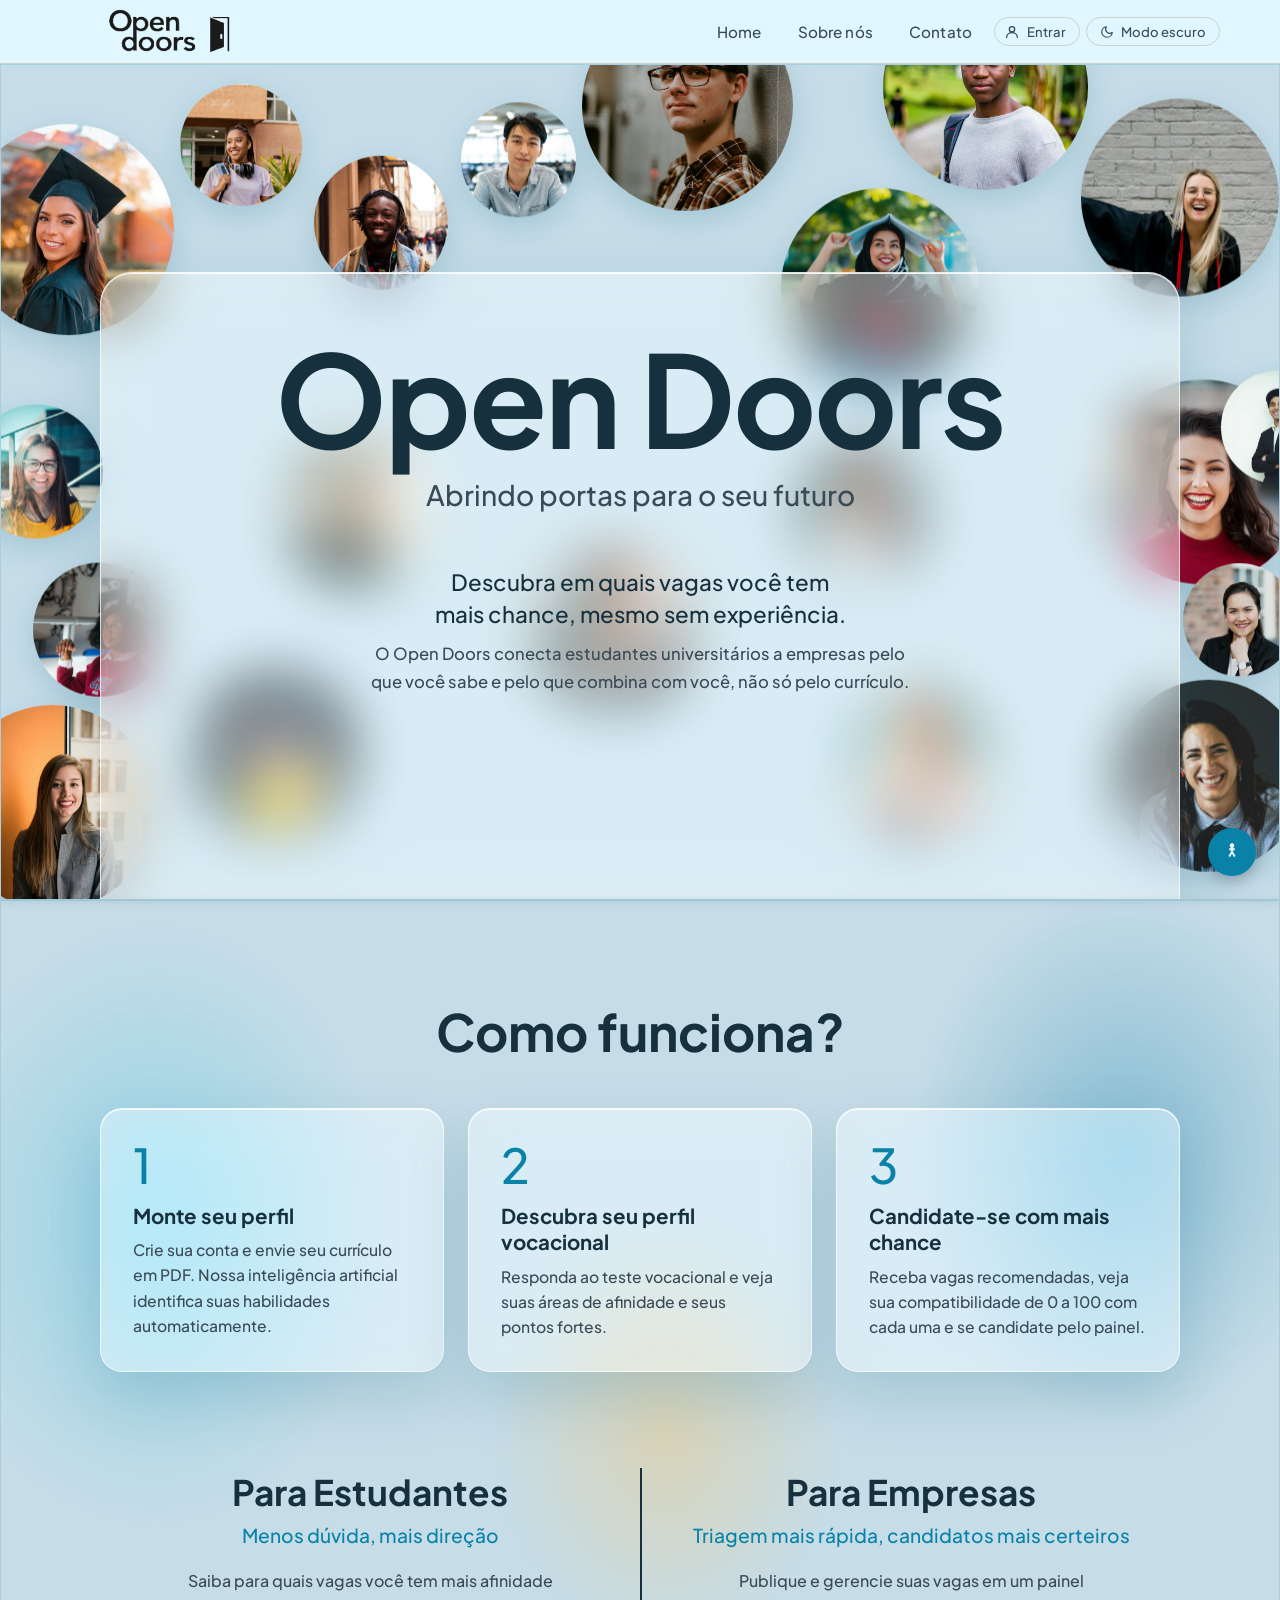
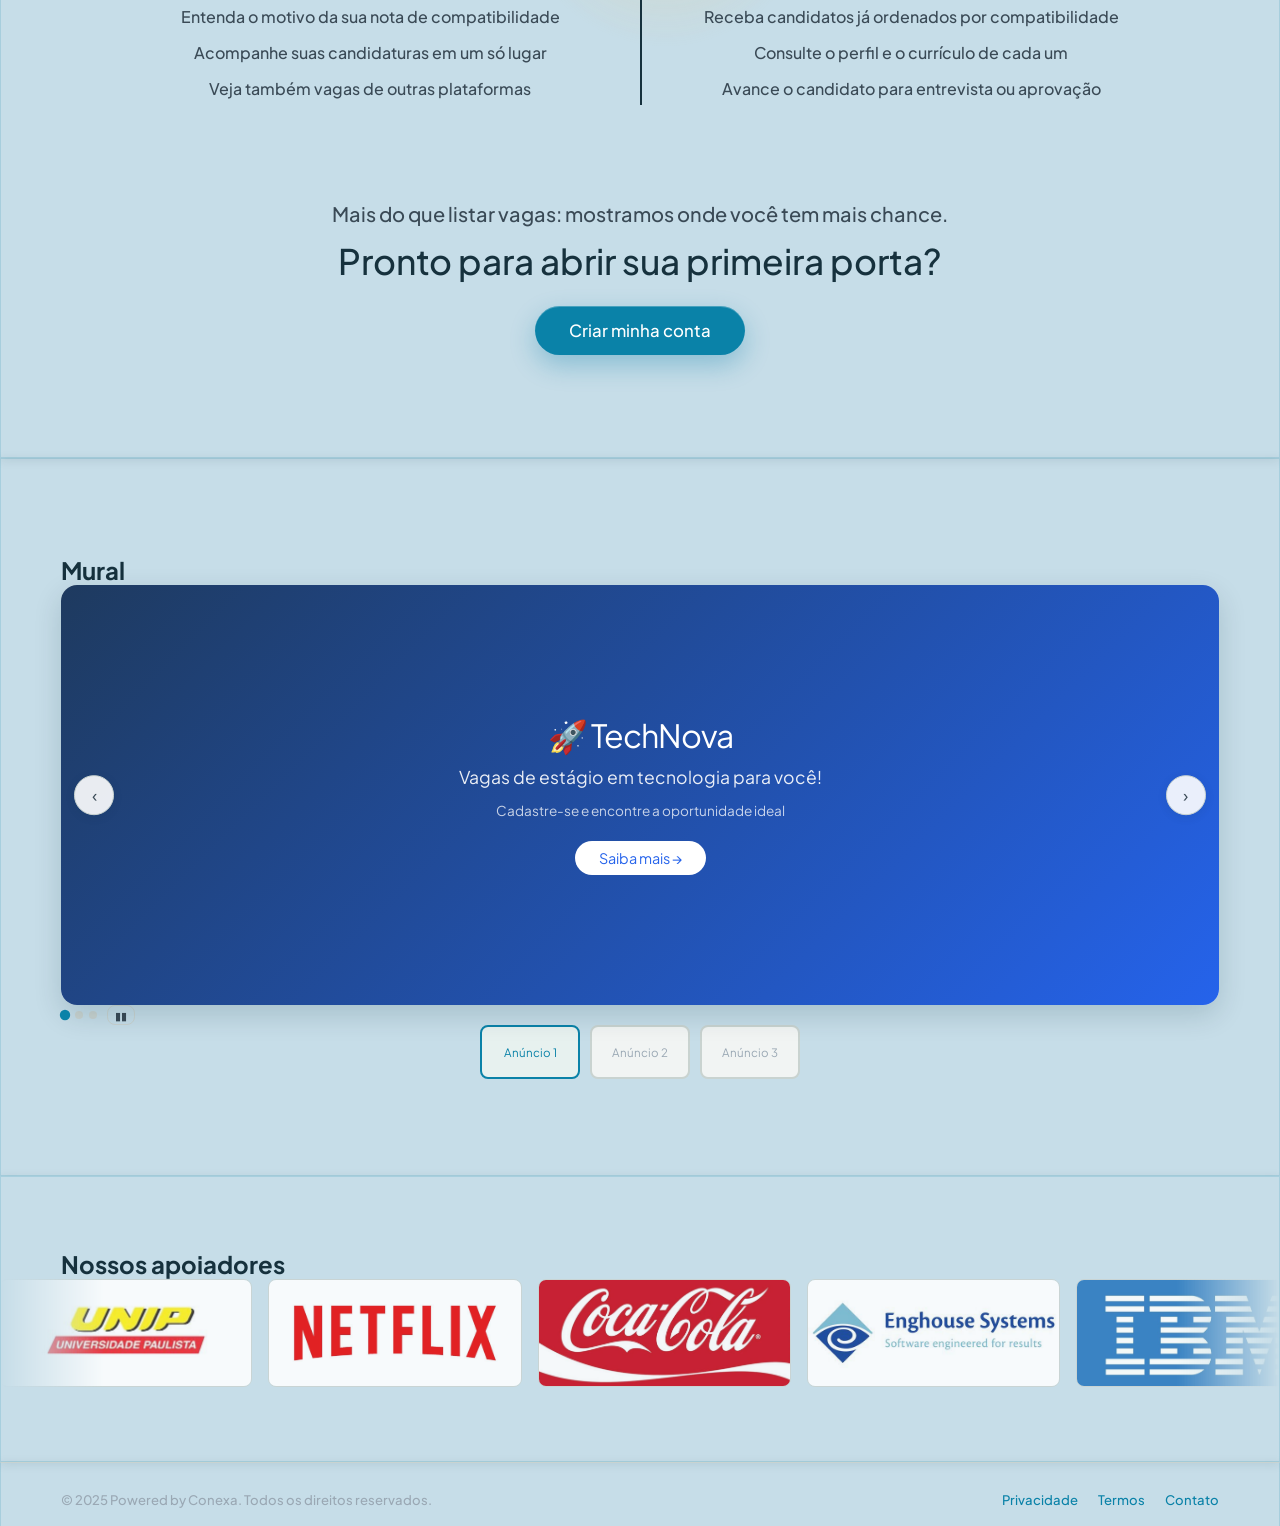
<file: opendoors/index.html>
<!DOCTYPE html>
<html lang="pt-BR">
<head>
  <meta charset="UTF-8">
  <meta http-equiv="refresh" content="0; url=OpenDoors.html">
  <title>Open Doors</title>
</head>
<body>
  <p>Carregando Open Doors...</p>
</body>
</html>
</file>
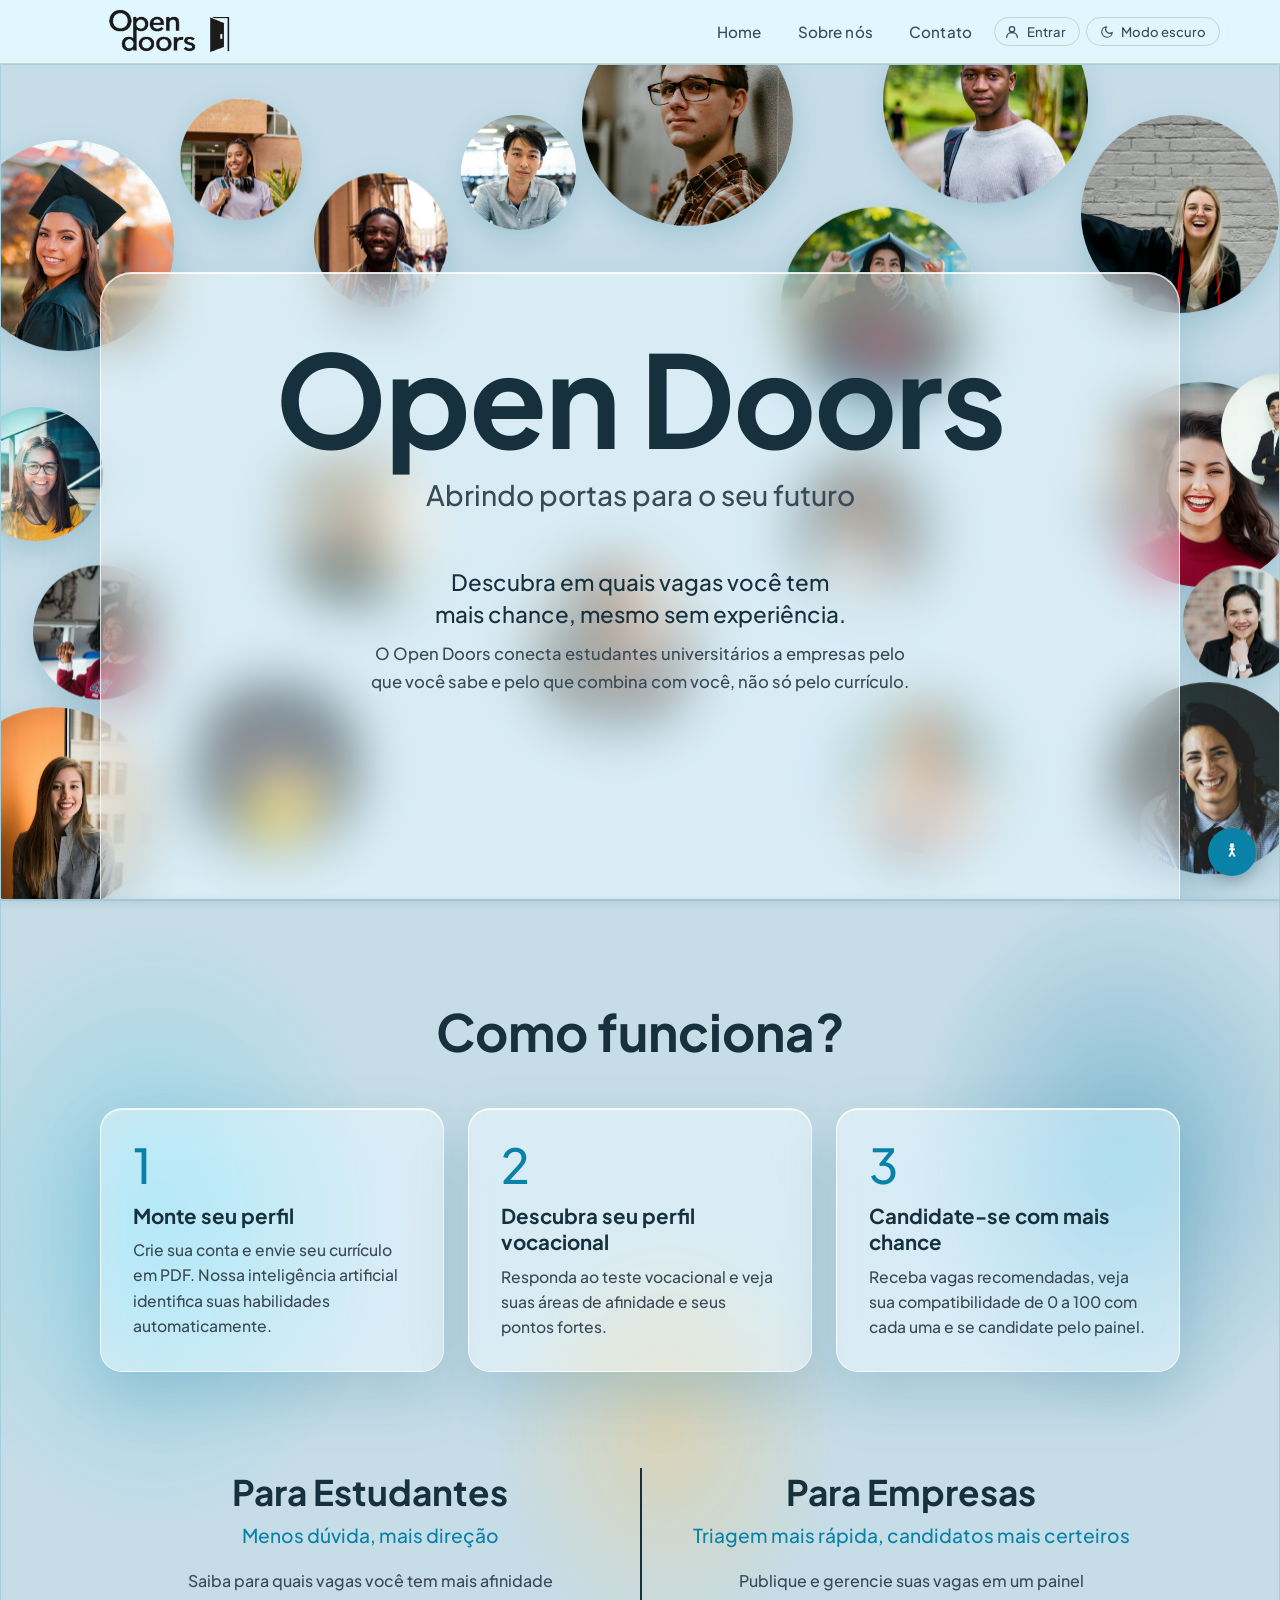
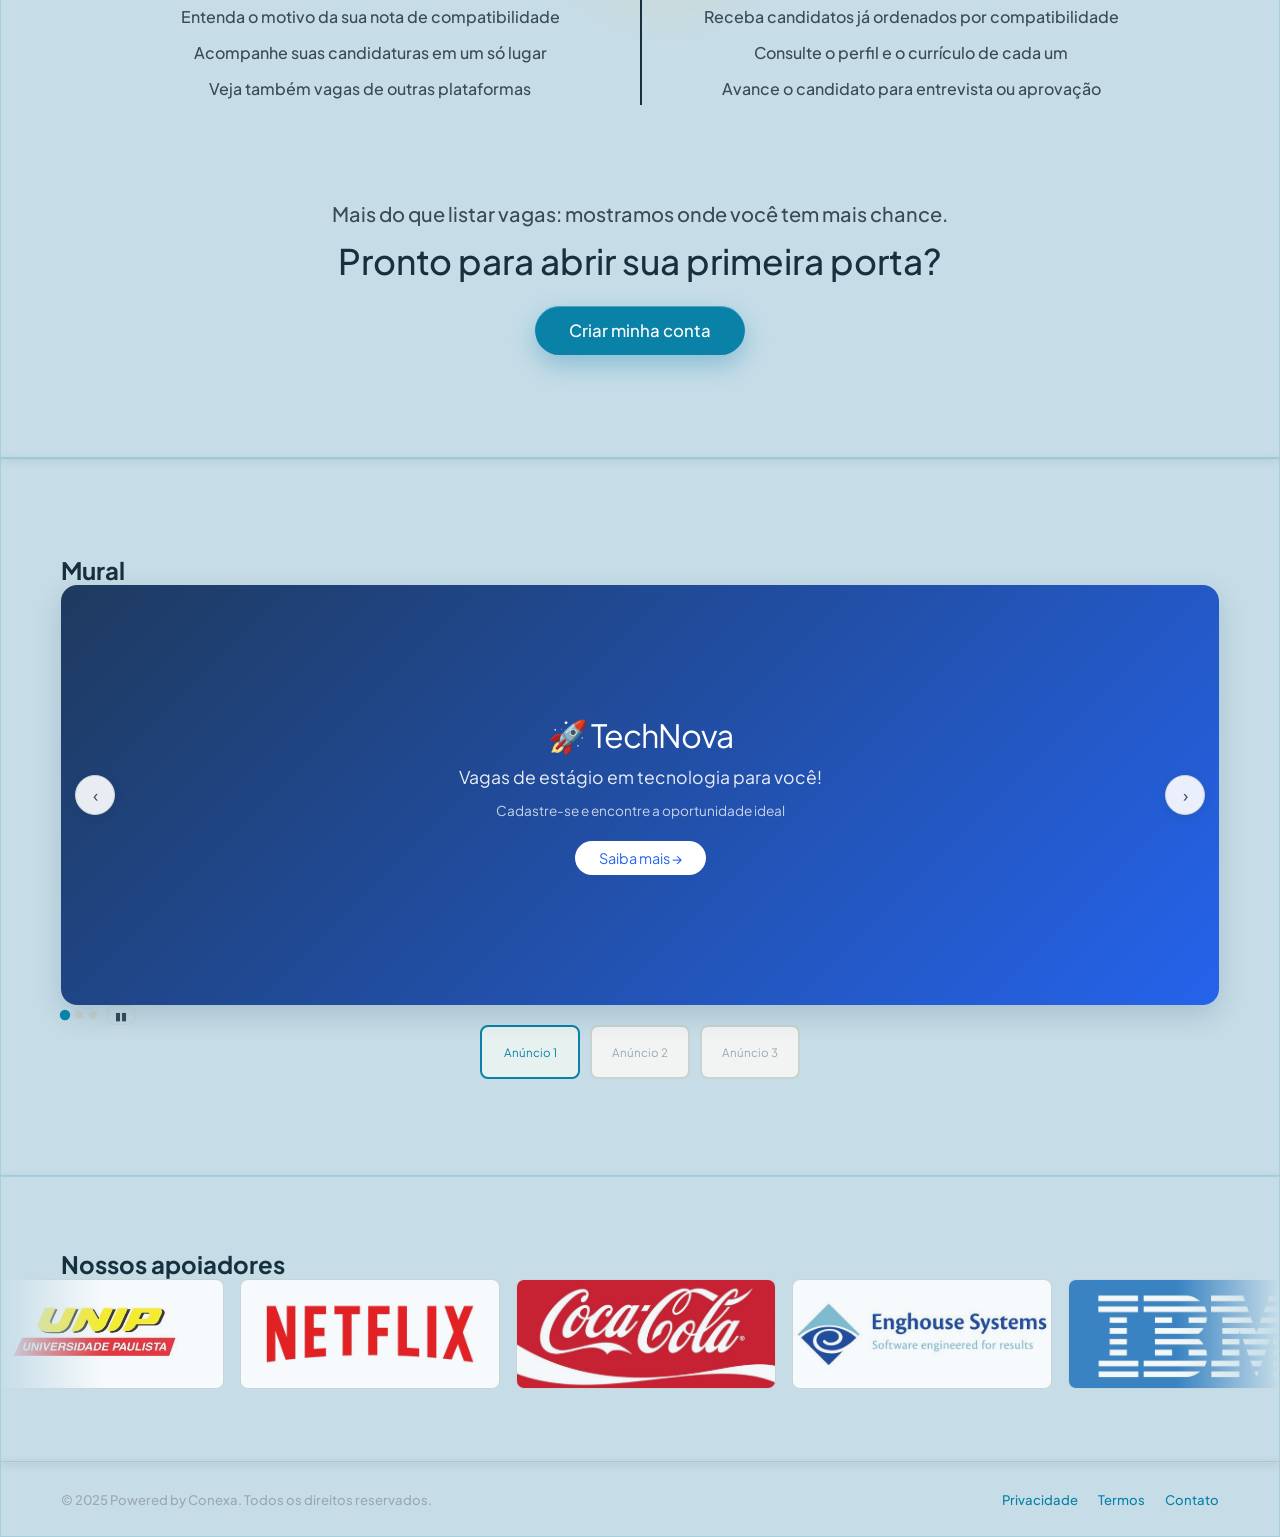
<file: opendoors/OpenDoors.html>
<!DOCTYPE html>
<html lang="pt-br" data-theme="light">

<head>
    <meta charset="UTF-8">
    <meta name="viewport" content="width=device-width, initial-scale=1.0">
    <link rel="stylesheet" href="mainstyle.css?v=2026-11-25">
    <link rel="stylesheet" href="maindark.css">
    <link rel="stylesheet" href="vidro.css?v=2026-11-23b">
    <script src="mainscript.js" defer></script>
    <script src="maintheme.js" defer></script>
    <script src="acessibilidade.js" defer></script>
    <link rel="icon" href="images/favicon/favicon-96x96.png" type="image/x-icon">
    <link rel="preconnect" href="https://fonts.googleapis.com">
    <link rel="preconnect" href="https://fonts.gstatic.com" crossorigin>
    <link href="https://fonts.googleapis.com/css2?family=Plus+Jakarta+Sans:wght@300;400;500;600;700&family=Oswald:wght@200..700&display=swap" rel="stylesheet">
    <title>Open Doors</title>
    <link rel="stylesheet" href="acessibilidade.css">
</head>

<body>

    <a href="#main-content" class="skip-link">Ir para o conteúdo principal</a>

    <header>
        <nav class="navbar">
            <a href="OpenDoors.html" class="logo-link">
                <img src="images/open-doors-icon.png" alt="Open Doors — página inicial" class="logo-img">
            </a>

            <input type="checkbox" id="nav-check">
            <label for="nav-check" class="hamburger" aria-label="Abrir menu de navegação" aria-controls="menuLinks" aria-expanded="false">
                <span></span>
                <span></span>
                <span></span>
            </label>

            <div class="nav-right">
            <ul class="menu-links">
                <li><a href="OpenDoors.html">Home</a></li>
                <li><a href="SobreContato.html">Sobre nós</a></li>
                <li><a href="SobreContato.html#contato">Contato</a></li>
                <li class="menu-mobile-only menu-divider"></li>
                <li class="menu-mobile-only">
                    <a onclick="toggleProfileDrawer(); document.getElementById('nav-check').checked = false;" style="cursor:pointer; display:flex; align-items:center; gap:10px;">
                        <svg width="16" height="16" viewBox="0 0 24 24" fill="none" stroke="currentColor" stroke-width="2" stroke-linecap="round" stroke-linejoin="round"><circle cx="12" cy="8" r="4"/><path d="M4 20c0-4 3.6-7 8-7s8 3 8 7"/></svg>
                        <span id="mobileProfileLabel">Entrar / Perfil</span>
                    </a>
                </li>
                <li class="menu-mobile-only">
                    <a onclick="toggleTheme()" style="cursor:pointer; display:flex; align-items:center; gap:10px;">
                        <svg class="icon-moon" width="16" height="16" viewBox="0 0 24 24" fill="none" stroke="currentColor" stroke-width="2" stroke-linecap="round" stroke-linejoin="round"><path d="M21 12.79A9 9 0 1111.21 3 7 7 0 0021 12.79z"/></svg>
                        <svg class="icon-sun" width="16" height="16" viewBox="0 0 24 24" fill="none" stroke="currentColor" stroke-width="2" stroke-linecap="round" stroke-linejoin="round"><circle cx="12" cy="12" r="5"/><line x1="12" y1="1" x2="12" y2="3"/><line x1="12" y1="21" x2="12" y2="23"/><line x1="4.22" y1="4.22" x2="5.64" y2="5.64"/><line x1="18.36" y1="18.36" x2="19.78" y2="19.78"/><line x1="1" y1="12" x2="3" y2="12"/><line x1="21" y1="12" x2="23" y2="12"/><line x1="4.22" y1="19.78" x2="5.64" y2="18.36"/><line x1="18.36" y1="5.64" x2="19.78" y2="4.22"/></svg>
                        Modo claro / escuro
                    </a>
                </li>
            </ul>

            <div class="profile-wrap">
                <button class="profile-btn" id="profileBtn"
                    onclick="toggleProfileDrawer()"
                    aria-label="Entrar ou criar conta — abrir menu"
                    aria-haspopup="true"
                    aria-expanded="false"
                    aria-controls="profileDrawer">
                    <svg viewBox="0 0 24 24" fill="none" stroke="currentColor" stroke-width="2" stroke-linecap="round" stroke-linejoin="round" aria-hidden="true">
                        <circle cx="12" cy="8" r="4"/>
                        <path d="M4 20c0-4 3.6-7 8-7s8 3 8 7"/>
                    </svg>
                    <span class="profile-btn__label" id="profileBtnLabel">Entrar</span>
                </button>

                <div class="profile-drawer" id="profileDrawer">

                    <div id="drawerGuest">
                        <p class="drawer-title">Acessar plataforma</p>
                        <a href="Acesso/Acesso.html#estudante" class="drawer-item">
                            <span class="drawer-item__text">
                                <strong>Sou Estudante</strong>
                                <small>Acesse vagas e oportunidades</small>
                            </span>
                            <svg class="drawer-item__arrow" viewBox="0 0 24 24" fill="none" stroke="currentColor" stroke-width="2"><polyline points="9 18 15 12 9 6"/></svg>
                        </a>

                        <a href="Acesso/Acesso.html#empresa" class="drawer-item">
                            <span class="drawer-item__text">
                                <strong>Sou Empresa</strong>
                                <small>Encontre jovens talentos</small>
                            </span>
                            <svg class="drawer-item__arrow" viewBox="0 0 24 24" fill="none" stroke="currentColor" stroke-width="2"><polyline points="9 18 15 12 9 6"/></svg>
                        </a>
                    </div>


                    <div id="drawerStudent" style="display:none">
                        <div class="drawer-user-header">
                            <div class="drawer-avatar" id="drawerAvatar">?</div>
                            <div>
                                <p class="drawer-user-name" id="drawerUserName">Estudante</p>
                                <p class="drawer-user-role">Estudante</p>
                            </div>
                        </div>
                        <a href="Areas/MenuEstudante.html" class="drawer-item">
                            <span class="drawer-item__icon" aria-hidden="true"><svg width="18" height="18" viewBox="0 0 24 24" fill="none" stroke="currentColor" stroke-width="2" stroke-linecap="round" stroke-linejoin="round"><path d="M14 2H6a2 2 0 00-2 2v16a2 2 0 002 2h12a2 2 0 002-2V8z"/><polyline points="14 2 14 8 20 8"/><line x1="16" y1="13" x2="8" y2="13"/><line x1="16" y1="17" x2="8" y2="17"/></svg></span>
                            <span class="drawer-item__text">
                                <strong>Meu Perfil</strong>
                                <small>Vagas, candidaturas e dados</small>
                            </span>
                            <svg class="drawer-item__arrow" viewBox="0 0 24 24" fill="none" stroke="currentColor" stroke-width="2"><polyline points="9 18 15 12 9 6"/></svg>
                        </a>
                        <button class="drawer-logout" onclick="logoutStudent()">
                            <svg viewBox="0 0 24 24" fill="none" stroke="currentColor" stroke-width="2" stroke-linecap="round" stroke-linejoin="round"><path d="M9 21H5a2 2 0 01-2-2V5a2 2 0 012-2h4"/><polyline points="16 17 21 12 16 7"/><line x1="21" y1="12" x2="9" y2="12"/></svg>
                            Desconectar
                        </button>
                    </div>

                    <div id="drawerCompany" style="display:none">
                        <div class="drawer-user-header">
                            <div class="drawer-avatar" id="drawerAvatar">E</div>
                            <div>
                                <p class="drawer-user-name" id="drawerUserName">Empresa</p>
                                <p class="drawer-user-role">Conta Empresa</p>
                            </div>
                        </div>
                        <a href="Areas/MenuEmpresa.html" class="drawer-item">
                            <span class="drawer-item__icon" aria-hidden="true"><svg width="18" height="18" viewBox="0 0 24 24" fill="none" stroke="currentColor" stroke-width="2" stroke-linecap="round" stroke-linejoin="round"><rect x="2" y="7" width="20" height="15" rx="2"/><path d="M16 7V5a2 2 0 00-2-2h-4a2 2 0 00-2 2v2"/></svg></span>
                            <span class="drawer-item__text">
                                <strong>Painel da Empresa</strong>
                                <small>Vagas, candidaturas e perfil</small>
                            </span>
                            <svg class="drawer-item__arrow" viewBox="0 0 24 24" fill="none" stroke="currentColor" stroke-width="2"><polyline points="9 18 15 12 9 6"/></svg>
                        </a>
                        <button class="drawer-logout" onclick="logoutCompany()">
                            <svg viewBox="0 0 24 24" fill="none" stroke="currentColor" stroke-width="2" stroke-linecap="round" stroke-linejoin="round"><path d="M9 21H5a2 2 0 01-2-2V5a2 2 0 012-2h4"/><polyline points="16 17 21 12 16 7"/><line x1="21" y1="12" x2="9" y2="12"/></svg>
                            Desconectar
                        </button>
                    </div>
                </div>
                <div class="profile-overlay" id="profileOverlay" onclick="closeProfileDrawer()"></div>
            </div>

            <button class="theme-toggle-nav" onclick="toggleTheme()" aria-label="Alternar modo escuro">
                <svg class="icon-moon" viewBox="0 0 24 24" fill="none" stroke="currentColor" stroke-width="2" stroke-linecap="round" stroke-linejoin="round">
                    <path d="M21 12.79A9 9 0 1111.21 3 7 7 0 0021 12.79z"/>
                </svg>
                <svg class="icon-sun" viewBox="0 0 24 24" fill="none" stroke="currentColor" stroke-width="2" stroke-linecap="round" stroke-linejoin="round">
                    <circle cx="12" cy="12" r="5"/>
                    <line x1="12" y1="1"  x2="12" y2="3"/>  <line x1="12" y1="21" x2="12" y2="23"/>
                    <line x1="4.22" y1="4.22"  x2="5.64" y2="5.64"/>  <line x1="18.36" y1="18.36" x2="19.78" y2="19.78"/>
                    <line x1="1"  y1="12" x2="3"  y2="12"/>  <line x1="21" y1="12" x2="23" y2="12"/>
                    <line x1="4.22" y1="19.78" x2="5.64" y2="18.36"/>  <line x1="18.36" y1="5.64" x2="19.78" y2="4.22"/>
                </svg>
                <span>Modo escuro</span>
            </button>
            </div>
        </nav>
    </header>


    <!--TOPO DO SITE-->

    <main id="main-content">
        <section class="topo-site">

            <!-- Fundo: estudantes e jovens profissionais (fotos do Unsplash, ver images/bolhas/CREDITOS.txt) -->
            <div class="bolhas" aria-hidden="true">
                <img src="images/bolhas/bolha-01.jpg" alt="" class="bolha">
                <img src="images/bolhas/bolha-02.jpg" alt="" class="bolha">
                <img src="images/bolhas/bolha-03.jpg" alt="" class="bolha">
                <img src="images/bolhas/bolha-04.jpg" alt="" class="bolha">
                <img src="images/bolhas/bolha-05.jpg" alt="" class="bolha">
                <img src="images/bolhas/bolha-06.jpg" alt="" class="bolha">
                <img src="images/bolhas/bolha-07.jpg" alt="" class="bolha">
                <img src="images/bolhas/bolha-08.jpg" alt="" class="bolha">
                <img src="images/bolhas/bolha-09.jpg" alt="" class="bolha">
                <img src="images/bolhas/bolha-10.jpg" alt="" class="bolha">
                <img src="images/bolhas/bolha-11.jpg" alt="" class="bolha">
                <img src="images/bolhas/bolha-12.jpg" alt="" class="bolha">
                <img src="images/bolhas/bolha-13.jpg" alt="" class="bolha">
                <img src="images/bolhas/bolha-14.jpg" alt="" class="bolha">
                <img src="images/bolhas/bolha-15.jpg" alt="" class="bolha">
                <img src="images/bolhas/bolha-16.jpg" alt="" class="bolha">
                <img src="images/bolhas/bolha-17.jpg" alt="" class="bolha">
                <img src="images/bolhas/bolha-18.jpg" alt="" class="bolha">
                <img src="images/bolhas/bolha-19.jpg" alt="" class="bolha">
                <img src="images/bolhas/bolha-20.jpg" alt="" class="bolha">
            </div>

            <div class="topo-vidro">
                <h1 class="topo-nome">Open Doors</h1>
                <p class="topo-slogan">Abrindo portas para o seu futuro</p>

                <div class="topo-pitch">
                    <p class="topo-pitch__destaque">Descubra em quais vagas você tem mais chance, mesmo sem experiência.</p>
                    <p class="topo-pitch__texto">O Open Doors conecta estudantes universitários a empresas pelo que você sabe e pelo que combina com você, não só pelo currículo.</p>
                </div>
            </div>

        </section>
    </main>


    <section class="como-funciona" aria-labelledby="como-funciona-titulo">
        <div class="cf-container">

            <h2 id="como-funciona-titulo" class="cf-titulo">Como funciona?</h2>

            <ol class="cf-passos">
                <li class="cf-passo">
                    <span class="cf-passo__num" aria-hidden="true">1</span>
                    <h3>Monte seu perfil</h3>
                    <p>Crie sua conta e envie seu currículo em PDF. Nossa inteligência artificial identifica suas habilidades automaticamente.</p>
                </li>
                <li class="cf-passo">
                    <span class="cf-passo__num" aria-hidden="true">2</span>
                    <h3>Descubra seu perfil vocacional</h3>
                    <p>Responda ao teste vocacional e veja suas áreas de afinidade e seus pontos fortes.</p>
                </li>
                <li class="cf-passo">
                    <span class="cf-passo__num" aria-hidden="true">3</span>
                    <h3>Candidate-se com mais chance</h3>
                    <p>Receba vagas recomendadas, veja sua compatibilidade de 0 a 100 com cada uma e se candidate pelo painel.</p>
                </li>
            </ol>

            <div class="cf-publicos">
                <div class="cf-publico">
                    <h3>Para Estudantes</h3>
                    <p class="cf-publico__lema">Menos dúvida, mais direção</p>
                    <ul>
                        <li>Saiba para quais vagas você tem mais afinidade</li>
                        <li>Entenda o motivo da sua nota de compatibilidade</li>
                        <li>Acompanhe suas candidaturas em um só lugar</li>
                        <li>Veja também vagas de outras plataformas</li>
                    </ul>
                </div>
                <div class="cf-publico">
                    <h3>Para Empresas</h3>
                    <p class="cf-publico__lema">Triagem mais rápida, candidatos mais certeiros</p>
                    <ul>
                        <li>Publique e gerencie suas vagas em um painel</li>
                        <li>Receba candidatos já ordenados por compatibilidade</li>
                        <li>Consulte o perfil e o currículo de cada um</li>
                        <li>Avance o candidato para entrevista ou aprovação</li>
                    </ul>
                </div>
            </div>

            <div class="cf-fechamento">
                <p class="cf-fechamento__frase">Mais do que listar vagas: mostramos onde você tem mais chance.</p>
                <p class="cf-fechamento__convite">Pronto para abrir sua primeira porta?</p>
                <a href="Acesso/Acesso.html#cadastro" class="cf-botao">Criar minha conta</a>
            </div>

        </div>
    </section>

    <section class="mural">
        <div class="mural-container">
            <h2>Mural</h2>
            <div class="mural-img">
                <div class="mural-carousel" role="region" aria-label="Carrossel de anúncios">
                    <div class="mural-track" id="muralTrack" aria-live="off">
                        <div class="mural-slide" role="img" aria-label="Anúncio TechNova" style="background: linear-gradient(135deg, #1e3a5f 0%, #2563eb 100%); display:flex; flex-direction:column; align-items:center; justify-content:center; gap:10px; color:#fff; padding:32px;">
                            <div style="font-size:2rem; font-weight:800; letter-spacing:-1px;">🚀 TechNova</div>
                            <div style="font-size:1.1rem; font-weight:600; opacity:0.9;">Vagas de estágio em tecnologia para você!</div>
                            <div style="font-size:0.85rem; opacity:0.75; margin-top:4px;">Cadastre-se e encontre a oportunidade ideal</div>
                            <div style="margin-top:12px; background:#fff; color:#2563eb; border-radius:20px; padding:8px 24px; font-weight:700; font-size:0.9rem;">Saiba mais →</div>
                        </div>
                        <div class="mural-slide" role="img" aria-label="Anúncio Grupo Meridian" style="background: linear-gradient(135deg, #064e3b 0%, #10b981 100%); display:flex; flex-direction:column; align-items:center; justify-content:center; gap:10px; color:#fff; padding:32px;">
                            <div style="font-size:2rem; font-weight:800; letter-spacing:-1px;">🌿 Grupo Meridian</div>
                            <div style="font-size:1.1rem; font-weight:600; opacity:0.9;">Crescimento real. Carreira de verdade.</div>
                            <div style="font-size:0.85rem; opacity:0.75; margin-top:4px;">Mais de 200 estudantes contratados em 2024</div>
                            <div style="margin-top:12px; background:#fff; color:#10b981; border-radius:20px; padding:8px 24px; font-weight:700; font-size:0.9rem;">Ver vagas →</div>
                        </div>
                        <div class="mural-slide" role="img" aria-label="Anúncio Inova RH" style="background: linear-gradient(135deg, #4c1d95 0%, #8b5cf6 100%); display:flex; flex-direction:column; align-items:center; justify-content:center; gap:10px; color:#fff; padding:32px;">
                            <div style="font-size:2rem; font-weight:800; letter-spacing:-1px;">✨ Inova RH</div>
                            <div style="font-size:1.1rem; font-weight:600; opacity:0.9;">Conectando talentos ao futuro do trabalho</div>
                            <div style="font-size:0.85rem; opacity:0.75; margin-top:4px;">Empresas parceiras em todo o Brasil</div>
                            <div style="margin-top:12px; background:#fff; color:#8b5cf6; border-radius:20px; padding:8px 24px; font-weight:700; font-size:0.9rem;">Conheça →</div>
                        </div>
                    </div>
                    <button class="mural-arrow mural-arrow--left" onclick="muralMove(-1)" aria-label="Anúncio anterior">&#8249;</button>
                    <button class="mural-arrow mural-arrow--right" onclick="muralMove(1)" aria-label="Próximo anúncio">&#8250;</button>
                </div>

                <div class="mural-dots" id="muralDots" role="tablist" aria-label="Selecionar anúncio">
                    <span class="mural-dot mural-dot--active" onclick="muralGoTo(0)" role="tab" aria-selected="true" aria-label="Anúncio 1" tabindex="0"></span>
                    <span class="mural-dot" onclick="muralGoTo(1)" role="tab" aria-selected="false" aria-label="Anúncio 2" tabindex="0"></span>
                    <span class="mural-dot" onclick="muralGoTo(2)" role="tab" aria-selected="false" aria-label="Anúncio 3" tabindex="0"></span>
                    <button id="muralPauseBtn" class="mural-pause-btn" aria-label="Pausar carrossel">&#9646;&#9646;</button>
                </div>

                <div class="mural-thumbs">
                    <div class="mural-thumb mural-thumb--filled mural-thumb--active" onclick="muralGoTo(0)">Anúncio 1</div>
                    <div class="mural-thumb" onclick="muralGoTo(1)">Anúncio 2</div>
                    <div class="mural-thumb" onclick="muralGoTo(2)">Anúncio 3</div>
                </div>
            </div>
        </div>
    </section>


    <section class="apoiadores">
        <div class="apoiadores-carousel">
            <h2>Nossos apoiadores</h2>
            <div class="carousel-wrapper">
                <div class="carousel-imagens" aria-label="Logos dos apoiadores" role="list">
                    <img src="images/apoiador-unip.jpeg" alt="UNIP" role="listitem">
                    <img src="images/apoiador-netflix.jpeg" alt="Netflix" role="listitem">
                    <img src="images/apoiador-cocacola.jpeg" alt="Coca-Cola" role="listitem">
                    <img src="images/apoiador-enghouse.jpeg" alt="Enghouse Systems" role="listitem">
                    <img src="images/apoiador-ibm.jpeg" alt="IBM" role="listitem">
                    <img src="images/apoiador-intel.jpeg" alt="Intel" role="listitem">
                    <img src="images/apoiador-dell.jpeg" alt="Dell" role="listitem">
                    <img src="images/apoiador-intelbras.jpeg" alt="Intelbras" role="listitem">
                    <img src="images/apoiador-santander.jpeg" alt="Santander" role="listitem">
                    <img src="images/apoiador-seara.jpeg" alt="Seara" role="listitem">
                    <img src="images/apoiador-lacta.jpeg" alt="Lacta" role="listitem">
                    <img src="images/apoiador-ortobom.jpeg" alt="Ortobom" role="listitem">
                </div>
            </div>
        </div>
    </section>


    <footer class="footer-strip">
        <p>© 2025 Powered by Conexa. Todos os direitos reservados.</p>
        <div class="footer-links">
            <a href="#">Privacidade</a>
            <a href="#">Termos</a>
            <a href="SobreContato.html#contato">Contato</a>
        </div>
    </footer>

    <script src="navbar-profile.js?v=2026-11-25"></script>
</body>
</html>
</file>
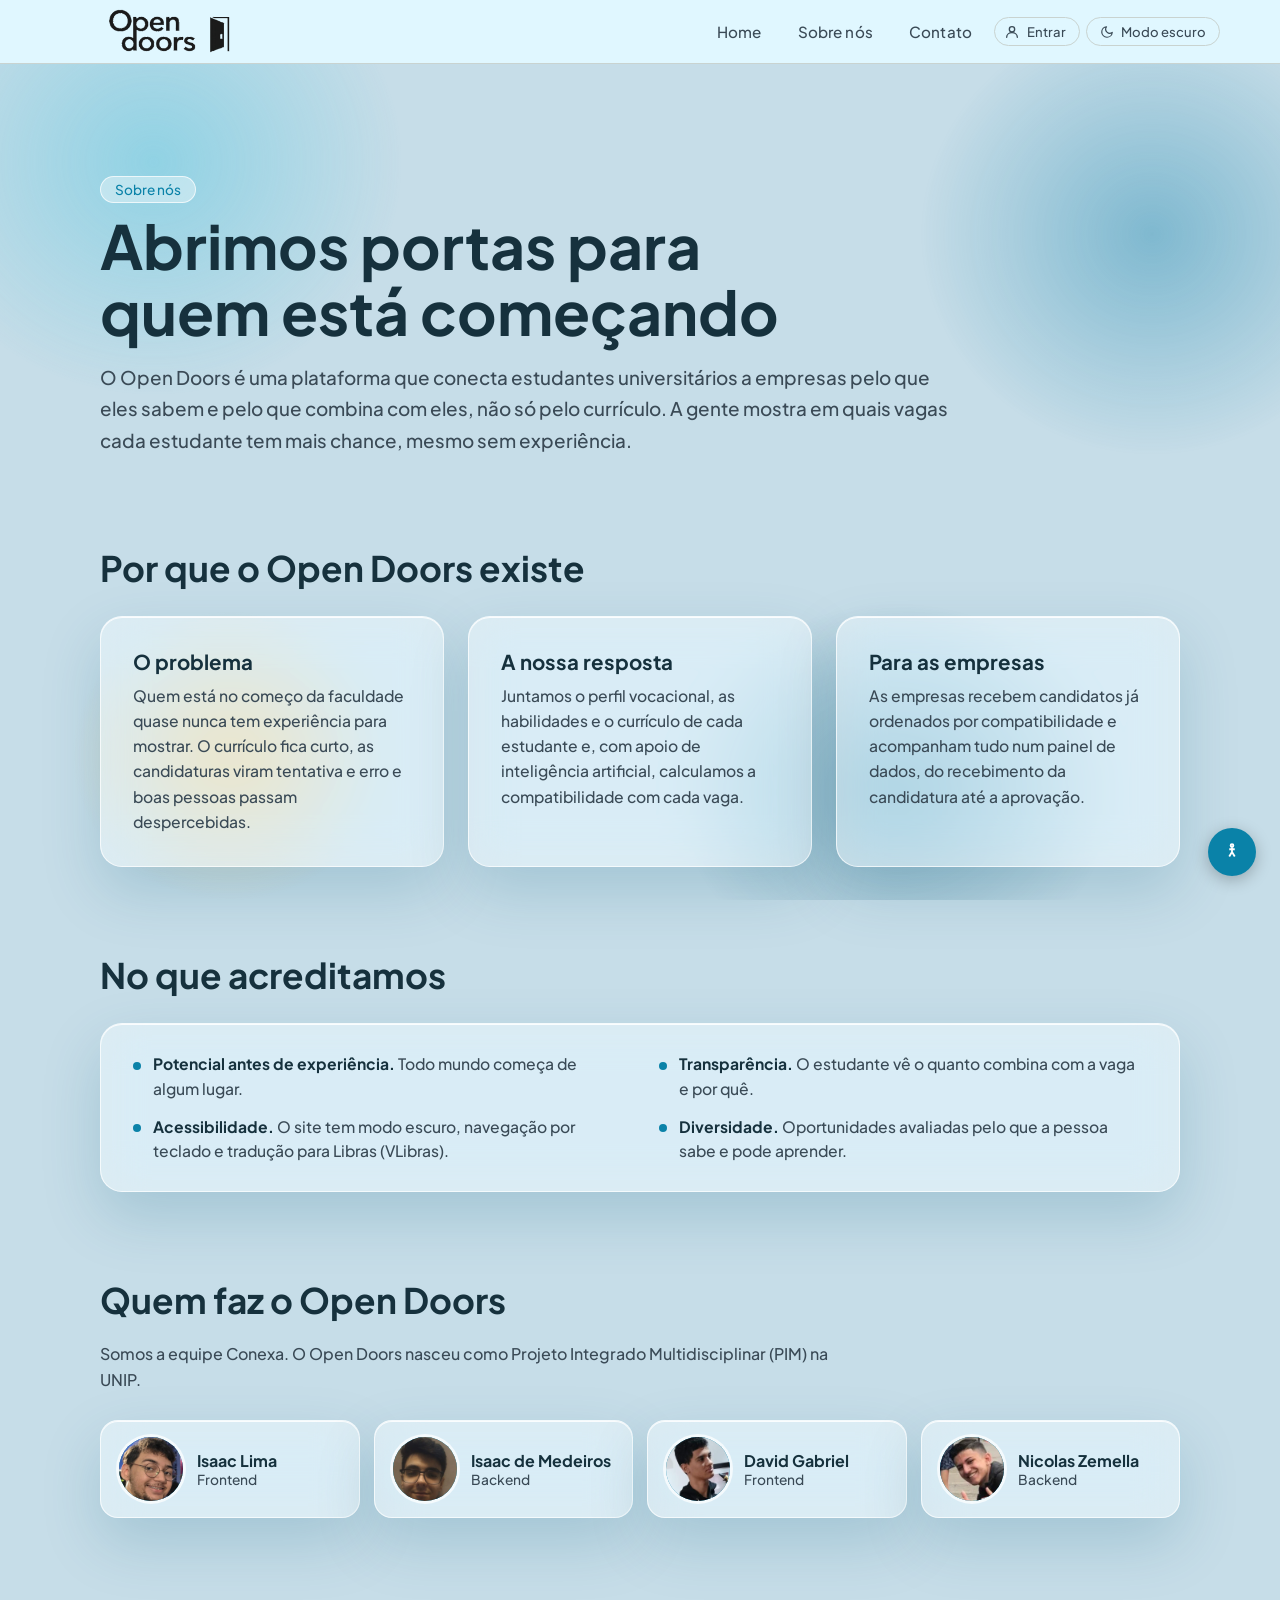
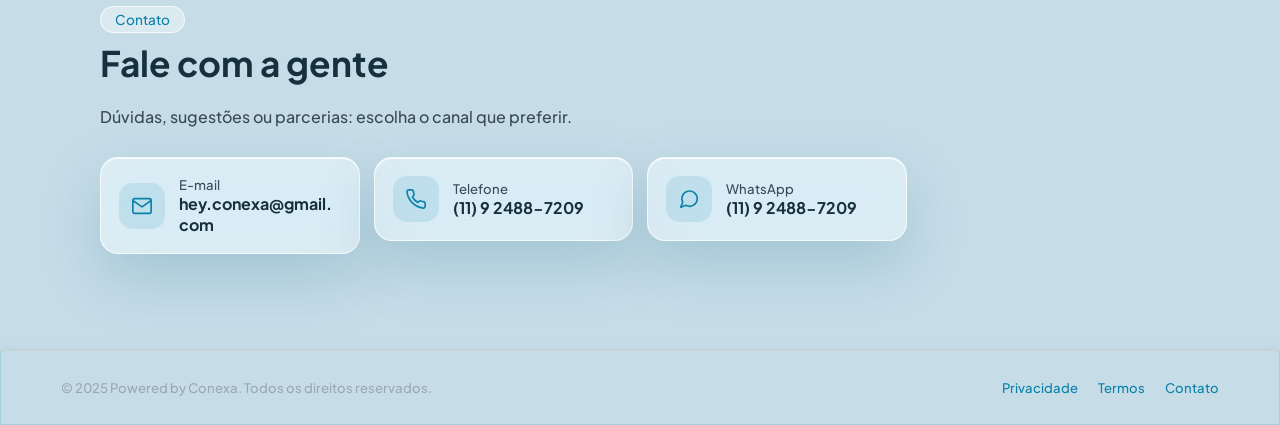
<file: opendoors/SobreContato.html>
<!DOCTYPE html>
<html lang="pt-br" data-theme="light">

<head>
    <meta charset="UTF-8">
    <meta name="viewport" content="width=device-width, initial-scale=1.0">
    <link rel="stylesheet" href="mainstyle.css?v=2026-11-25">
    <link rel="stylesheet" href="maindark.css">
    <link rel="stylesheet" href="vidro.css?v=2026-11-23b">
    <script src="maintheme.js" defer></script>
    <script src="acessibilidade.js" defer></script>
    <link rel="icon" href="images/favicon/favicon-96x96.png" type="image/x-icon">
    <link rel="preconnect" href="https://fonts.googleapis.com">
    <link rel="preconnect" href="https://fonts.gstatic.com" crossorigin>
    <link href="https://fonts.googleapis.com/css2?family=Plus+Jakarta+Sans:wght@300;400;500;600;700&family=Oswald:wght@200..700&display=swap" rel="stylesheet">
    <title>Sobre nós e Contato — Open Doors</title>
    <link rel="stylesheet" href="sobre-contato.css?v=2026-11-25b">
    <script src="sobre-contato.js?v=2026-11-25d" defer></script>
    <link rel="stylesheet" href="acessibilidade.css">
</head>

<body>

    <a href="#main-content" class="skip-link">Ir para o conteúdo principal</a>

    <header>
        <nav class="navbar">
            <a href="OpenDoors.html" class="logo-link">
                <img src="images/open-doors-icon.png" alt="Open Doors — página inicial" class="logo-img">
            </a>

            <input type="checkbox" id="nav-check">
            <label for="nav-check" class="hamburger" aria-label="Abrir menu de navegação" aria-controls="menuLinks" aria-expanded="false">
                <span></span>
                <span></span>
                <span></span>
            </label>

            <div class="nav-right">
            <ul class="menu-links">
                <li><a href="OpenDoors.html">Home</a></li>
                <li><a href="SobreContato.html">Sobre nós</a></li>
                <li><a href="SobreContato.html#contato">Contato</a></li>
                <li class="menu-mobile-only menu-divider"></li>
                <li class="menu-mobile-only">
                    <a onclick="toggleProfileDrawer(); document.getElementById('nav-check').checked = false;" style="cursor:pointer; display:flex; align-items:center; gap:10px;">
                        <svg width="16" height="16" viewBox="0 0 24 24" fill="none" stroke="currentColor" stroke-width="2" stroke-linecap="round" stroke-linejoin="round"><circle cx="12" cy="8" r="4"/><path d="M4 20c0-4 3.6-7 8-7s8 3 8 7"/></svg>
                        <span id="mobileProfileLabel">Entrar / Perfil</span>
                    </a>
                </li>
                <li class="menu-mobile-only">
                    <a onclick="toggleTheme()" style="cursor:pointer; display:flex; align-items:center; gap:10px;">
                        <svg class="icon-moon" width="16" height="16" viewBox="0 0 24 24" fill="none" stroke="currentColor" stroke-width="2" stroke-linecap="round" stroke-linejoin="round"><path d="M21 12.79A9 9 0 1111.21 3 7 7 0 0021 12.79z"/></svg>
                        <svg class="icon-sun" width="16" height="16" viewBox="0 0 24 24" fill="none" stroke="currentColor" stroke-width="2" stroke-linecap="round" stroke-linejoin="round"><circle cx="12" cy="12" r="5"/><line x1="12" y1="1" x2="12" y2="3"/><line x1="12" y1="21" x2="12" y2="23"/><line x1="4.22" y1="4.22" x2="5.64" y2="5.64"/><line x1="18.36" y1="18.36" x2="19.78" y2="19.78"/><line x1="1" y1="12" x2="3" y2="12"/><line x1="21" y1="12" x2="23" y2="12"/><line x1="4.22" y1="19.78" x2="5.64" y2="18.36"/><line x1="18.36" y1="5.64" x2="19.78" y2="4.22"/></svg>
                        Modo claro / escuro
                    </a>
                </li>
            </ul>

            <div class="profile-wrap">
                <button class="profile-btn" id="profileBtn"
                    onclick="toggleProfileDrawer()"
                    aria-label="Entrar ou criar conta — abrir menu"
                    aria-haspopup="true"
                    aria-expanded="false"
                    aria-controls="profileDrawer">
                    <svg viewBox="0 0 24 24" fill="none" stroke="currentColor" stroke-width="2" stroke-linecap="round" stroke-linejoin="round" aria-hidden="true">
                        <circle cx="12" cy="8" r="4"/>
                        <path d="M4 20c0-4 3.6-7 8-7s8 3 8 7"/>
                    </svg>
                    <span class="profile-btn__label" id="profileBtnLabel">Entrar</span>
                </button>

                <div class="profile-drawer" id="profileDrawer">

                    <div id="drawerGuest">
                        <p class="drawer-title">Acessar plataforma</p>
                        <a href="Acesso/Acesso.html#estudante" class="drawer-item">
                            <span class="drawer-item__text">
                                <strong>Sou Estudante</strong>
                                <small>Acesse vagas e oportunidades</small>
                            </span>
                            <svg class="drawer-item__arrow" viewBox="0 0 24 24" fill="none" stroke="currentColor" stroke-width="2"><polyline points="9 18 15 12 9 6"/></svg>
                        </a>

                        <a href="Acesso/Acesso.html#empresa" class="drawer-item">
                            <span class="drawer-item__text">
                                <strong>Sou Empresa</strong>
                                <small>Encontre jovens talentos</small>
                            </span>
                            <svg class="drawer-item__arrow" viewBox="0 0 24 24" fill="none" stroke="currentColor" stroke-width="2"><polyline points="9 18 15 12 9 6"/></svg>
                        </a>
                    </div>


                    <div id="drawerStudent" style="display:none">
                        <div class="drawer-user-header">
                            <div class="drawer-avatar" id="drawerAvatar">?</div>
                            <div>
                                <p class="drawer-user-name" id="drawerUserName">Estudante</p>
                                <p class="drawer-user-role">Estudante</p>
                            </div>
                        </div>
                        <a href="Areas/MenuEstudante.html" class="drawer-item">
                            <span class="drawer-item__icon" aria-hidden="true"><svg width="18" height="18" viewBox="0 0 24 24" fill="none" stroke="currentColor" stroke-width="2" stroke-linecap="round" stroke-linejoin="round"><path d="M14 2H6a2 2 0 00-2 2v16a2 2 0 002 2h12a2 2 0 002-2V8z"/><polyline points="14 2 14 8 20 8"/><line x1="16" y1="13" x2="8" y2="13"/><line x1="16" y1="17" x2="8" y2="17"/></svg></span>
                            <span class="drawer-item__text">
                                <strong>Meu Perfil</strong>
                                <small>Vagas, candidaturas e dados</small>
                            </span>
                            <svg class="drawer-item__arrow" viewBox="0 0 24 24" fill="none" stroke="currentColor" stroke-width="2"><polyline points="9 18 15 12 9 6"/></svg>
                        </a>
                        <button class="drawer-logout" onclick="logoutStudent()">
                            <svg viewBox="0 0 24 24" fill="none" stroke="currentColor" stroke-width="2" stroke-linecap="round" stroke-linejoin="round"><path d="M9 21H5a2 2 0 01-2-2V5a2 2 0 012-2h4"/><polyline points="16 17 21 12 16 7"/><line x1="21" y1="12" x2="9" y2="12"/></svg>
                            Desconectar
                        </button>
                    </div>

                    <div id="drawerCompany" style="display:none">
                        <div class="drawer-user-header">
                            <div class="drawer-avatar" id="drawerAvatar">E</div>
                            <div>
                                <p class="drawer-user-name" id="drawerUserName">Empresa</p>
                                <p class="drawer-user-role">Conta Empresa</p>
                            </div>
                        </div>
                        <a href="Areas/MenuEmpresa.html" class="drawer-item">
                            <span class="drawer-item__icon" aria-hidden="true"><svg width="18" height="18" viewBox="0 0 24 24" fill="none" stroke="currentColor" stroke-width="2" stroke-linecap="round" stroke-linejoin="round"><rect x="2" y="7" width="20" height="15" rx="2"/><path d="M16 7V5a2 2 0 00-2-2h-4a2 2 0 00-2 2v2"/></svg></span>
                            <span class="drawer-item__text">
                                <strong>Painel da Empresa</strong>
                                <small>Vagas, candidaturas e perfil</small>
                            </span>
                            <svg class="drawer-item__arrow" viewBox="0 0 24 24" fill="none" stroke="currentColor" stroke-width="2"><polyline points="9 18 15 12 9 6"/></svg>
                        </a>
                        <button class="drawer-logout" onclick="logoutCompany()">
                            <svg viewBox="0 0 24 24" fill="none" stroke="currentColor" stroke-width="2" stroke-linecap="round" stroke-linejoin="round"><path d="M9 21H5a2 2 0 01-2-2V5a2 2 0 012-2h4"/><polyline points="16 17 21 12 16 7"/><line x1="21" y1="12" x2="9" y2="12"/></svg>
                            Desconectar
                        </button>
                    </div>
                </div>
                <div class="profile-overlay" id="profileOverlay" onclick="closeProfileDrawer()"></div>
            </div>

            <button class="theme-toggle-nav" onclick="toggleTheme()" aria-label="Alternar modo escuro">
                <svg class="icon-moon" viewBox="0 0 24 24" fill="none" stroke="currentColor" stroke-width="2" stroke-linecap="round" stroke-linejoin="round">
                    <path d="M21 12.79A9 9 0 1111.21 3 7 7 0 0021 12.79z"/>
                </svg>
                <svg class="icon-sun" viewBox="0 0 24 24" fill="none" stroke="currentColor" stroke-width="2" stroke-linecap="round" stroke-linejoin="round">
                    <circle cx="12" cy="12" r="5"/>
                    <line x1="12" y1="1"  x2="12" y2="3"/>  <line x1="12" y1="21" x2="12" y2="23"/>
                    <line x1="4.22" y1="4.22"  x2="5.64" y2="5.64"/>  <line x1="18.36" y1="18.36" x2="19.78" y2="19.78"/>
                    <line x1="1"  y1="12" x2="3"  y2="12"/>  <line x1="21" y1="12" x2="23" y2="12"/>
                    <line x1="4.22" y1="19.78" x2="5.64" y2="18.36"/>  <line x1="18.36" y1="5.64" x2="19.78" y2="4.22"/>
                </svg>
                <span>Modo escuro</span>
            </button>
            </div>
        </nav>
    </header>


    <!--TOPO DO SITE-->

    <main id="main-content" class="sc">

        <!-- SOBRE NÓS -->
        <section class="sc-topo" aria-labelledby="sobre-titulo">
            <div class="sc-container">
                <p class="sc-rotulo">Sobre nós</p>
                <h1 id="sobre-titulo" class="sc-titulo">Abrimos portas para quem está começando</h1>
                <p class="sc-lead">O Open Doors é uma plataforma que conecta estudantes universitários a empresas
                    pelo que eles sabem e pelo que combina com eles, não só pelo currículo.
                    A gente mostra em quais vagas cada estudante tem mais chance, mesmo sem experiência.</p>
            </div>
        </section>

        <section class="sc-secao" aria-labelledby="proposito-titulo">
            <div class="sc-container">
                <h2 id="proposito-titulo" class="sc-h2">Por que o Open Doors existe</h2>
                <div class="sc-cartoes">
                    <article class="sc-cartao">
                        <h3>O problema</h3>
                        <p>Quem está no começo da faculdade quase nunca tem experiência para mostrar.
                            O currículo fica curto, as candidaturas viram tentativa e erro e boas pessoas passam despercebidas.</p>
                    </article>
                    <article class="sc-cartao">
                        <h3>A nossa resposta</h3>
                        <p>Juntamos o perfil vocacional, as habilidades e o currículo de cada estudante e,
                            com apoio de inteligência artificial, calculamos a compatibilidade com cada vaga.</p>
                    </article>
                    <article class="sc-cartao">
                        <h3>Para as empresas</h3>
                        <p>As empresas recebem candidatos já ordenados por compatibilidade e acompanham tudo num
                            painel de dados, do recebimento da candidatura até a aprovação.</p>
                    </article>
                </div>
            </div>
        </section>

        <section class="sc-secao" aria-labelledby="valores-titulo">
            <div class="sc-container">
                <h2 id="valores-titulo" class="sc-h2">No que acreditamos</h2>
                <ul class="sc-valores">
                    <li><strong>Potencial antes de experiência.</strong> Todo mundo começa de algum lugar.</li>
                    <li><strong>Transparência.</strong> O estudante vê o quanto combina com a vaga e por quê.</li>
                    <li><strong>Acessibilidade.</strong> O site tem modo escuro, navegação por teclado e tradução para Libras (VLibras).</li>
                    <li><strong>Diversidade.</strong> Oportunidades avaliadas pelo que a pessoa sabe e pode aprender.</li>
                </ul>
            </div>
        </section>

        <!-- EQUIPE: preenchida pelo sobre-contato.js; some enquanto a lista estiver vazia -->
        <section class="sc-secao" id="equipe" aria-labelledby="equipe-titulo" hidden>
            <div class="sc-container">
                <h2 id="equipe-titulo" class="sc-h2">Quem faz o Open Doors</h2>
                <p class="sc-texto">Somos a equipe Conexa. O Open Doors nasceu como Projeto Integrado Multidisciplinar (PIM) na UNIP.</p>
                <ul class="sc-equipe" id="listaEquipe"></ul>
            </div>
        </section>

        <!-- CONTATO -->
        <section class="sc-secao sc-secao--contato" id="contato" aria-labelledby="contato-titulo">
            <div class="sc-container">
                <p class="sc-rotulo">Contato</p>
                <h2 id="contato-titulo" class="sc-h2">Fale com a gente</h2>
                <p class="sc-texto">Dúvidas, sugestões ou parcerias: escolha o canal que preferir.</p>
                <ul class="sc-canais" id="listaCanais"></ul>
                <p class="sc-texto sc-canais-vazio" id="canaisVazio" hidden>Os canais de contato serão publicados em breve.</p>
            </div>
        </section>

    </main>

    <footer class="footer-strip">
        <p>© 2025 Powered by Conexa. Todos os direitos reservados.</p>
        <div class="footer-links">
            <a href="#">Privacidade</a>
            <a href="#">Termos</a>
            <a href="SobreContato.html#contato">Contato</a>
        </div>
    </footer>

    <script src="navbar-profile.js?v=2026-11-25"></script>
</body>
</html>
</file>
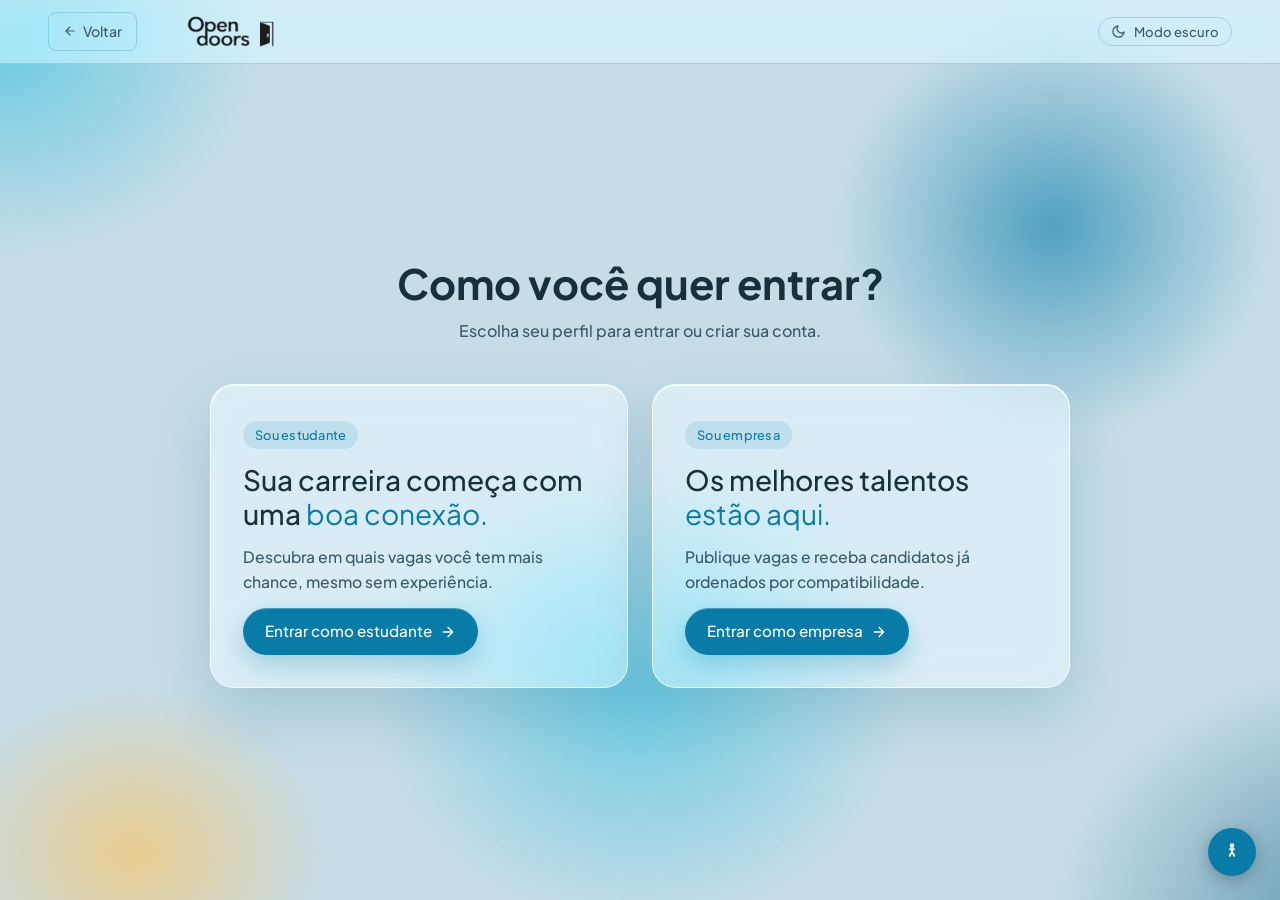
<file: opendoors/Acesso/Acesso.html>
<!DOCTYPE html>
<html lang="pt-BR" data-theme="light">
<head>
  <meta charset="UTF-8">
  <meta name="viewport" content="width=device-width, initial-scale=1.0">
  <link rel="icon" href="../images/favicon/favicon-96x96.png" type="image/x-icon">
  <title>Open Doors — Entrar</title>
  <link rel="preconnect" href="https://fonts.googleapis.com">
  <link rel="preconnect" href="https://fonts.gstatic.com" crossorigin>
  <link href="https://fonts.googleapis.com/css2?family=Plus+Jakarta+Sans:wght@300;400;500;600;700&family=Oswald:wght@400;600;700&display=swap" rel="stylesheet">
  <link rel="stylesheet" href="acesso.css?v=2026-11-24">
  <link rel="stylesheet" href="../vidro.css?v=2026-11-23b">
  <link rel="stylesheet" href="escolha.css?v=2026-11-23">
  <link rel="stylesheet" href="transicao.css?v=2026-11-23">
  <script src="escolha.js?v=2026-11-23" defer></script>
  <link rel="stylesheet" href="../acessibilidade.css">
  <script src="../acessibilidade.js" defer></script>
</head>
<body>

  <a href="#main-content" class="skip-link">Ir para o conteúdo principal</a>

  <nav class="navbar" role="navigation" aria-label="Navegação principal">
    <div class="navbar-left">
      <a href="../OpenDoors.html" class="back-btn" aria-label="Voltar para a página principal">
        <svg viewBox="0 0 24 24" fill="none" stroke="currentColor" stroke-width="2" stroke-linecap="round" stroke-linejoin="round" aria-hidden="true">
          <path d="M19 12H5M12 5l-7 7 7 7"/>
        </svg>
        Voltar
      </a>
      <a href="../OpenDoors.html" class="logo-link" aria-label="Open Doors — início">
        <img src="../images/open-doors-icon.png" alt="" class="logo-img">
      </a>
    </div>
    <div class="navbar-right">
      <button class="theme-toggle" onclick="toggleTheme()" aria-label="Alternar modo escuro">
        <svg class="icon-moon" viewBox="0 0 24 24" fill="none" stroke="currentColor" stroke-width="2" stroke-linecap="round" stroke-linejoin="round">
          <path d="M21 12.79A9 9 0 1111.21 3 7 7 0 0021 12.79z"/>
        </svg>
        <svg class="icon-sun" viewBox="0 0 24 24" fill="none" stroke="currentColor" stroke-width="2" stroke-linecap="round" stroke-linejoin="round">
          <circle cx="12" cy="12" r="5"/>
          <line x1="12" y1="1" x2="12" y2="3"/> <line x1="12" y1="21" x2="12" y2="23"/>
          <line x1="4.22" y1="4.22" x2="5.64" y2="5.64"/> <line x1="18.36" y1="18.36" x2="19.78" y2="19.78"/>
          <line x1="1" y1="12" x2="3" y2="12"/> <line x1="21" y1="12" x2="23" y2="12"/>
          <line x1="4.22" y1="19.78" x2="5.64" y2="18.36"/> <line x1="18.36" y1="5.64" x2="19.78" y2="4.22"/>
        </svg>
        <span>Modo escuro</span>
      </button>
    </div>
  </nav>

  <div class="page-layout">
    <main class="escolha" id="main-content">
      <h1 class="escolha-titulo">Como você quer entrar?</h1>
      <p class="escolha-sub">Escolha seu perfil para entrar ou criar sua conta.</p>

      <div class="escolha-opcoes">
        <a href="AcessoEstudantes.html" class="escolha-card" data-perfil="estudante">
          <span class="escolha-card__rotulo">Sou estudante</span>
          <span class="escolha-card__titulo">Sua carreira começa com uma <em>boa conexão.</em></span>
          <span class="escolha-card__texto">Descubra em quais vagas você tem mais chance, mesmo sem experiência.</span>
          <span class="escolha-card__acao">Entrar como estudante
            <svg viewBox="0 0 24 24" fill="none" stroke="currentColor" stroke-width="2" stroke-linecap="round" stroke-linejoin="round" aria-hidden="true"><path d="M5 12h14M12 5l7 7-7 7"/></svg>
          </span>
        </a>

        <a href="AcessoEmpresas.html" class="escolha-card" data-perfil="empresa">
          <span class="escolha-card__rotulo">Sou empresa</span>
          <span class="escolha-card__titulo">Os melhores talentos <em>estão aqui.</em></span>
          <span class="escolha-card__texto">Publique vagas e receba candidatos já ordenados por compatibilidade.</span>
          <span class="escolha-card__acao">Entrar como empresa
            <svg viewBox="0 0 24 24" fill="none" stroke="currentColor" stroke-width="2" stroke-linecap="round" stroke-linejoin="round" aria-hidden="true"><path d="M5 12h14M12 5l7 7-7 7"/></svg>
          </span>
        </a>
      </div>
    </main>
  </div>

</body>
</html>
</file>
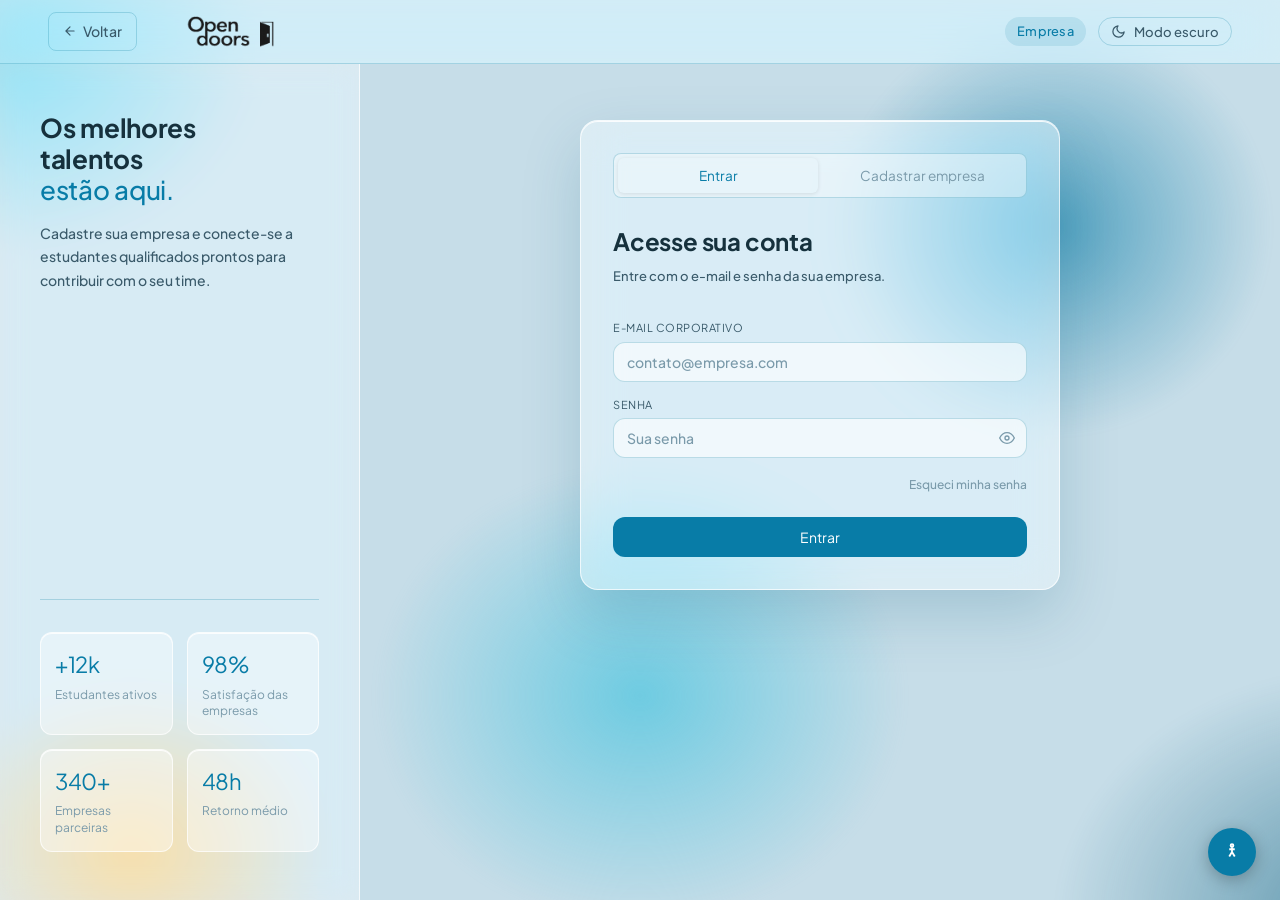
<file: opendoors/Acesso/AcessoEmpresas.html>
<!DOCTYPE html>
<html lang="pt-BR" data-theme="light">
<head>
  <meta charset="UTF-8">
  <meta name="viewport" content="width=device-width, initial-scale=1.0">
  <link rel="icon" href="../images/favicon/favicon-96x96.png" type="image/x-icon">
  <title>Open Doors — Empresas</title>
  <link rel="preconnect" href="https://fonts.googleapis.com">
  <link rel="preconnect" href="https://fonts.gstatic.com" crossorigin>
  <link href="https://fonts.googleapis.com/css2?family=Plus+Jakarta+Sans:wght@300;400;500;600;700&family=Oswald:wght@400;600;700&display=swap" rel="stylesheet">
  <link rel="stylesheet" href="acesso.css?v=2026-11-24">
  <link rel="stylesheet" href="../vidro.css?v=2026-11-23b">
  <link rel="stylesheet" href="transicao.css?v=2026-11-23">
  <script src="../api-client.js"></script>
  <script src="acesso-shared.js?v=2026-11-23" defer></script>
  <script src="empresa.js" defer></script>
  <link rel="stylesheet" href="../acessibilidade.css">
  <script src="../acessibilidade.js" defer></script>
</head>
<body>

  <a href="#main-content" class="skip-link">Ir para o conteúdo principal</a>

  <nav class="navbar" role="navigation" aria-label="Navegação principal">
    <div class="navbar-left">
      <a href="Acesso.html" class="back-btn" aria-label="Voltar para a escolha entre estudante e empresa">
        <svg viewBox="0 0 24 24" fill="none" stroke="currentColor" stroke-width="2" stroke-linecap="round" stroke-linejoin="round" aria-hidden="true">
          <path d="M19 12H5M12 5l-7 7 7 7"/>
        </svg>
        Voltar
      </a>
      <a href="../OpenDoors.html" class="logo-link" aria-label="Open Doors — início">
        <img src="../images/open-doors-icon.png" alt="" class="logo-img">
      </a>
    </div>
    <div class="navbar-right">
      <span class="page-badge">Empresa</span>
      <button class="theme-toggle" onclick="toggleTheme()" aria-label="Alternar modo escuro">
        <svg class="icon-moon" viewBox="0 0 24 24" fill="none" stroke="currentColor" stroke-width="2" stroke-linecap="round" stroke-linejoin="round">
          <path d="M21 12.79A9 9 0 1111.21 3 7 7 0 0021 12.79z"/>
        </svg>
        <svg class="icon-sun" viewBox="0 0 24 24" fill="none" stroke="currentColor" stroke-width="2" stroke-linecap="round" stroke-linejoin="round">
          <circle cx="12" cy="12" r="5"/>
          <line x1="12" y1="1" x2="12" y2="3"/> <line x1="12" y1="21" x2="12" y2="23"/>
          <line x1="4.22" y1="4.22" x2="5.64" y2="5.64"/> <line x1="18.36" y1="18.36" x2="19.78" y2="19.78"/>
          <line x1="1" y1="12" x2="3" y2="12"/> <line x1="21" y1="12" x2="23" y2="12"/>
          <line x1="4.22" y1="19.78" x2="5.64" y2="18.36"/> <line x1="18.36" y1="5.64" x2="19.78" y2="4.22"/>
        </svg>
        <span>Modo escuro</span>
      </button>
    </div>
  </nav>

  <div class="page-layout">

    <aside class="brand-panel">
      <h1 class="brand-headline">
        Os melhores<br>talentos<br><span>estão aqui.</span>
      </h1>
      <p class="brand-sub">
        Cadastre sua empresa e conecte-se a estudantes qualificados prontos para contribuir com o seu time.
      </p>
      <div class="brand-stats">
        <div class="stat">
          <div class="stat-value">+12k</div>
          <div class="stat-label">Estudantes ativos</div>
        </div>
        <div class="stat">
          <div class="stat-value">98%</div>
          <div class="stat-label">Satisfação das empresas</div>
        </div>
        <div class="stat">
          <div class="stat-value">340+</div>
          <div class="stat-label">Empresas parceiras</div>
        </div>
        <div class="stat">
          <div class="stat-value">48h</div>
          <div class="stat-label">Retorno médio</div>
        </div>
      </div>
    </aside>

    <main class="main" id="main-content">
      <div class="form-container">

        <!-- ── TABS ── -->
        <div class="tabs" role="tablist" aria-label="Acesso empresa">
          <button class="tab active" id="tab-login"    role="tab" aria-selected="true"  aria-controls="screen-login"    onclick="switchTab('login')">Entrar</button>
          <button class="tab"        id="tab-register" role="tab" aria-selected="false" aria-controls="screen-register" onclick="switchTab('register')">Cadastrar empresa</button>
        </div>

        <!-- ── LOGIN ── -->
        <div class="screen active" id="screen-login" role="tabpanel" aria-labelledby="tab-login">
          <h2 class="screen-title">Acesse sua conta</h2>
          <p class="screen-sub">Entre com o e-mail e senha da sua empresa.</p>

          <div class="social-row social-row--single" data-google-area>
            <div class="google-slot" style="display:none;"></div>
          </div>
          <div class="divider" data-google-area><span>ou entre com e-mail e senha</span></div>

          <div class="fields">
            <div class="field">
              <label for="login-email">E-mail corporativo</label>
              <input type="email" id="login-email" placeholder="contato@empresa.com"
                     autocomplete="email" aria-required="true">
            </div>
            <div class="field">
              <label for="login-pw">Senha</label>
              <div class="pw-wrap">
                <input type="password" id="login-pw" placeholder="Sua senha"
                       autocomplete="current-password" aria-required="true">
                <button type="button" class="pw-toggle" onclick="togglePw('login-pw',this)" aria-label="Mostrar senha">
                  <svg viewBox="0 0 24 24" fill="none" stroke="currentColor" stroke-width="2" stroke-linecap="round" stroke-linejoin="round"><path d="M1 12s4-8 11-8 11 8 11 8-4 8-11 8-11-8-11-8z"/><circle cx="12" cy="12" r="3"/></svg>
                </button>
              </div>
            </div>

            <div class="forgot"><a onclick="showScreen('screen-forgot')">Esqueci minha senha</a></div>
            <button class="btn-primary mt-sm" onclick="companyLogin()">Entrar</button>
          </div>
        </div>

        <!-- ── CADASTRO ── -->
        <div class="screen" id="screen-register" role="tabpanel" aria-labelledby="tab-register">
          <h2 class="screen-title">Cadastro de empresa</h2>
          <p class="screen-sub">Crie sua conta para publicar vagas e encontrar talentos.</p>

          <div class="social-row social-row--single" data-google-area>
            <div class="google-slot" style="display:none;"></div>
          </div>
          <div class="divider" data-google-area><span>ou preencha o formulário</span></div>

          <div class="fields">
            <p class="section-label">Dados da empresa</p>

            <div class="field">
              <label for="co-name">Razão social</label>
              <input type="text" id="co-name" placeholder="Nome oficial da empresa" autocomplete="organization" aria-required="true">
            </div>

            <div class="field-row">
              <div class="field">
                <label for="co-cnpj">CNPJ</label>
                <input type="text" id="co-cnpj" placeholder="00.000.000/0000-00" maxlength="18"
                       oninput="maskCNPJ(this)" aria-required="true">
              </div>
              <div class="field">
                <label for="co-setor">Setor / Ramo</label>
                <input type="text" id="co-setor" placeholder="Ex: Tecnologia, Saúde...">
              </div>
            </div>

            <div class="field-row">
              <div class="field">
                <label for="co-cep">CEP</label>
                <div class="cep-wrap">
                  <input type="text" id="co-cep" placeholder="00000-000" maxlength="9"
                         oninput="maskCEP(this)" onblur="fetchCEP()" aria-required="true">
                  <span class="cep-spinner" id="cep-spinner-co" style="display:none;" aria-hidden="true">
                    <svg viewBox="0 0 24 24" fill="none" stroke="currentColor" stroke-width="2.5" stroke-linecap="round"><path d="M12 2v4M12 18v4M4.93 4.93l2.83 2.83M16.24 16.24l2.83 2.83M2 12h4M18 12h4M4.93 19.07l2.83-2.83M16.24 7.76l2.83-2.83"/></svg>
                  </span>
                </div>
              </div>
              <div class="field">
                <label for="co-city">Cidade</label>
                <input type="text" id="co-city" placeholder="Preenchida automaticamente" readonly>
              </div>
            </div>

            <p class="section-label">Responsável pelo contato</p>

            <div class="field-row">
              <div class="field">
                <label for="co-contact">Nome completo</label>
                <input type="text" id="co-contact" placeholder="Quem devemos contatar" autocomplete="name" aria-required="true">
              </div>
              <div class="field">
                <label for="co-role">Cargo</label>
                <input type="text" id="co-role" placeholder="Ex: Gerente de RH" aria-required="true">
              </div>
            </div>

            <div class="field-row">
              <div class="field">
                <label for="co-email">E-mail corporativo</label>
                <input type="email" id="co-email" placeholder="contato@empresa.com" autocomplete="email" aria-required="true">
              </div>
              <div class="field">
                <label for="co-phone">Telefone</label>
                <input type="tel" id="co-phone" placeholder="(00) 00000-0000" maxlength="15"
                       oninput="maskPhone(this)" aria-required="true">
              </div>
            </div>

            <p class="section-label">Acesso à plataforma</p>

            <div class="field-row">
              <div class="field">
                <label for="co-pw">Senha</label>
                <div class="pw-wrap">
                  <input type="password" id="co-pw" placeholder="Mín. 8 caracteres"
                         autocomplete="new-password" aria-required="true" oninput="checkPwStrength(this.value,'co-pw-bars','co-pw-label')">
                  <button type="button" class="pw-toggle" onclick="togglePw('co-pw',this)" aria-label="Mostrar senha">
                    <svg viewBox="0 0 24 24" fill="none" stroke="currentColor" stroke-width="2" stroke-linecap="round" stroke-linejoin="round"><path d="M1 12s4-8 11-8 11 8 11 8-4 8-11 8-11-8-11-8z"/><circle cx="12" cy="12" r="3"/></svg>
                  </button>
                </div>
                <div class="pw-strength">
                  <div class="pw-bars" id="co-pw-bars">
                    <div class="pw-bar"></div><div class="pw-bar"></div><div class="pw-bar"></div><div class="pw-bar"></div>
                  </div>
                  <span class="pw-label" id="co-pw-label"></span>
                </div>
              </div>
              <div class="field">
                <label for="co-pwc">Confirmar senha</label>
                <div class="pw-wrap">
                  <input type="password" id="co-pwc" placeholder="Repita a senha"
                         autocomplete="new-password" aria-required="true">
                  <button type="button" class="pw-toggle" onclick="togglePw('co-pwc',this)" aria-label="Mostrar confirmação">
                    <svg viewBox="0 0 24 24" fill="none" stroke="currentColor" stroke-width="2" stroke-linecap="round" stroke-linejoin="round"><path d="M1 12s4-8 11-8 11 8 11 8-4 8-11 8-11-8-11-8z"/><circle cx="12" cy="12" r="3"/></svg>
                  </button>
                </div>
              </div>
            </div>

            <div class="info-box">
              Suas informações são usadas somente para contato e exibição às candidaturas relevantes.
              Nenhum dado é compartilhado com terceiros sem seu consentimento.
            </div>

            <div id="co-terms-wrap">
              <label class="check-field">
                <input type="checkbox" id="co-terms">
                <span>
                  Li e concordo com os <a href="#" target="_blank">Termos de Uso para Empresas</a>
                  e a <a href="#" target="_blank">Política de Privacidade</a> do Open Doors.
                </span>
              </label>
            </div>

            <button class="btn-primary mt-sm" onclick="companyRegister()">Criar conta</button>
          </div>
        </div>

        <!-- ── ESQUECI MINHA SENHA ── -->
        <div class="screen" id="screen-forgot">
          <div class="screen-back">
            <button class="back-screen-btn" onclick="switchTab('login')">Voltar ao login</button>
          </div>
          <h2 class="screen-title">Esqueceu sua senha?</h2>
          <p class="screen-sub" style="margin-bottom:28px;">
            Informe o e-mail da empresa e enviaremos um código para você criar uma nova senha.
          </p>
          <div class="fields">
            <div class="field">
              <label for="forgot-email">E-mail cadastrado</label>
              <input type="email" id="forgot-email" placeholder="contato@empresa.com" autocomplete="email">
            </div>
            <button class="btn-primary mt-sm" onclick="sendResetCode()">Enviar código</button>
          </div>
        </div>

        <!-- ── NOVA SENHA ── -->
        <div class="screen" id="screen-reset">
          <div class="screen-back">
            <button class="back-screen-btn" onclick="showScreen('screen-forgot')">Voltar</button>
          </div>
          <h2 class="screen-title">Criar nova senha</h2>
          <p class="screen-sub" style="margin-bottom:28px;">
            Enviamos um código de 6 dígitos para <strong id="reset-email-target">—</strong>.<br>
            Insira o código e defina sua nova senha.
          </p>
          <div class="fields">
            <div class="field">
              <label>Código de verificação</label>
              <div class="otp-row otp-row--inline">
                <input type="text" inputmode="numeric" maxlength="6" class="otp-digit reset-digit" aria-label="Dígito 1" oninput="resetOtpNext(this, 0)">
                <input type="text" inputmode="numeric" maxlength="1" class="otp-digit reset-digit" aria-label="Dígito 2" oninput="resetOtpNext(this, 1)">
                <input type="text" inputmode="numeric" maxlength="1" class="otp-digit reset-digit" aria-label="Dígito 3" oninput="resetOtpNext(this, 2)">
                <input type="text" inputmode="numeric" maxlength="1" class="otp-digit reset-digit" aria-label="Dígito 4" oninput="resetOtpNext(this, 3)">
                <input type="text" inputmode="numeric" maxlength="1" class="otp-digit reset-digit" aria-label="Dígito 5" oninput="resetOtpNext(this, 4)">
                <input type="text" inputmode="numeric" maxlength="1" class="otp-digit reset-digit" aria-label="Dígito 6" oninput="resetOtpNext(this, 5)">
              </div>
              <span id="reset-otp-error"></span>
              <p class="resend-note" style="margin-top:8px; margin-bottom:0; text-align:left;">
                Não recebeu? <a onclick="sendResetCode(true)">Reenviar código</a>
              </p>
            </div>
            <div class="field">
              <label for="reset-pw">Nova senha</label>
              <div class="pw-wrap">
                <input type="password" id="reset-pw" placeholder="Mínimo 8 caracteres" oninput="checkResetStrength(this)" autocomplete="new-password">
                <button type="button" class="pw-toggle" onclick="togglePw('reset-pw', this)" aria-label="Mostrar senha"></button>
              </div>
              <div class="pw-meter" id="reset-pw-meter">
                <div class="pw-bar"></div><div class="pw-bar"></div>
                <div class="pw-bar"></div><div class="pw-bar"></div>
              </div>
              <span class="pw-label" id="reset-pw-label"></span>
            </div>
            <div class="field">
              <label for="reset-pwc">Confirmar nova senha</label>
              <div class="pw-wrap">
                <input type="password" id="reset-pwc" placeholder="Repita a nova senha" autocomplete="new-password">
                <button type="button" class="pw-toggle" onclick="togglePw('reset-pwc', this)" aria-label="Mostrar senha"></button>
              </div>
            </div>
            <button class="btn-primary mt-sm" onclick="confirmReset()">Redefinir senha</button>
          </div>
        </div>

        <!-- ── SUCESSO ── -->
        <div class="success-screen" id="screen-success">
          <div class="success-icon">
            <svg viewBox="0 0 24 24"><polyline points="20 6 9 17 4 12"/></svg>
          </div>
          <h2 id="success-title">Conta criada com sucesso!</h2>
          <p id="success-msg">Bem-vindo(a) ao Open Doors. Redirecionando para o painel...</p>
          <div class="success-meta" id="success-meta">
            <div><strong>Empresa</strong> <span id="s-company">—</span></div>
            <div><strong>Contato</strong> <span id="s-contact">—</span></div>
            <div><strong>E-mail</strong>  <span id="s-email">—</span></div>
            <div><strong>Cidade</strong>  <span id="s-city">—</span></div>
          </div>
          <div class="success-actions" id="success-actions-reset" style="display:none;">
            <button class="btn-primary success-btn" onclick="showScreen('screen-login'); switchTab('login')">Ir para o login</button>
          </div>
        </div>

      </div>
    </main>
  </div>

</body>
</html>
</file>
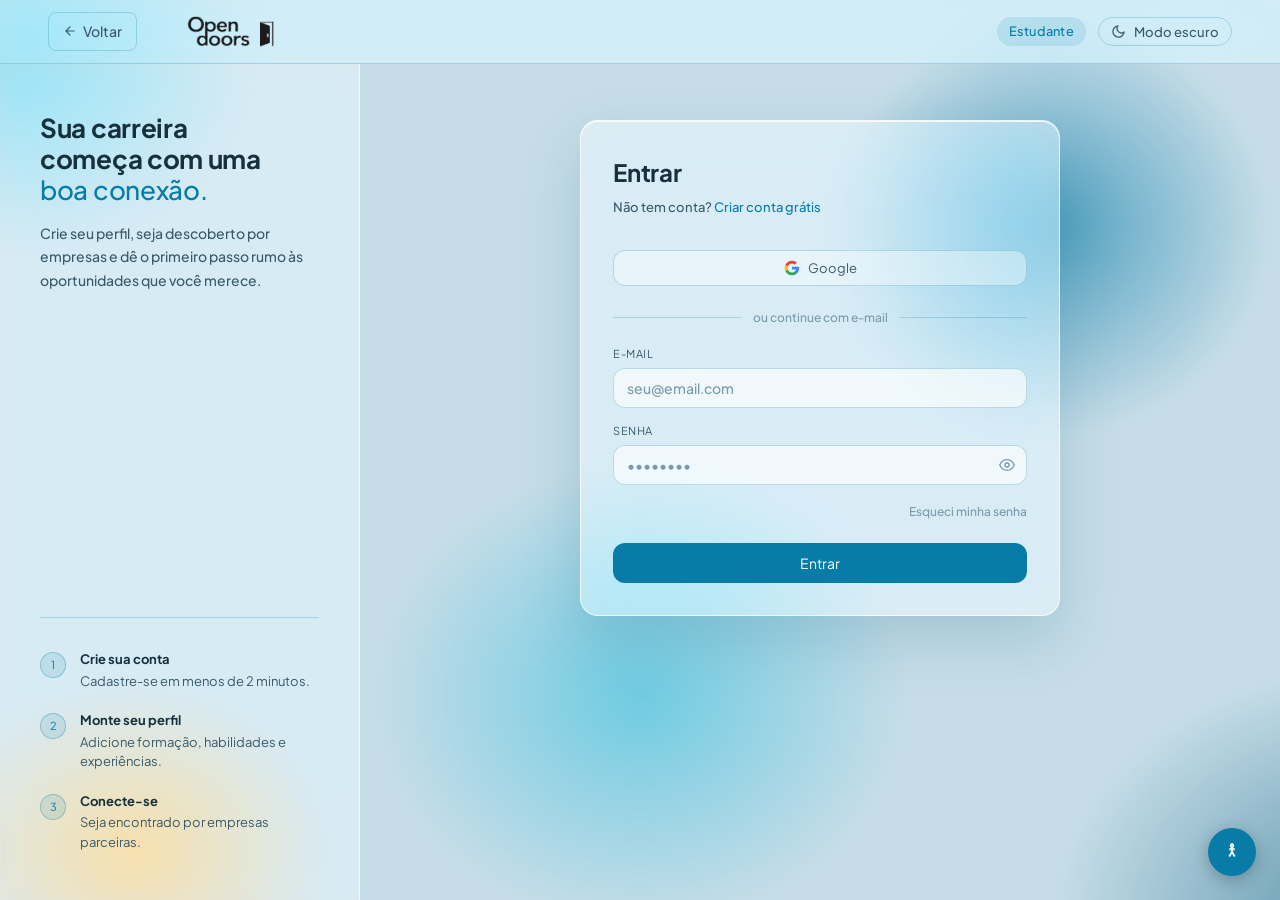
<file: opendoors/Acesso/AcessoEstudantes.html>
<!DOCTYPE html>
<html lang="pt-BR" data-theme="light">
<head>
  <meta charset="UTF-8">
  <meta name="viewport" content="width=device-width, initial-scale=1.0">
  <link rel="icon" href="../images/favicon/favicon-96x96.png" type="image/x-icon">
  <title>Open Doors — Estudante</title>
  <link rel="preconnect" href="https://fonts.googleapis.com">
  <link rel="preconnect" href="https://fonts.gstatic.com" crossorigin>
  <link href="https://fonts.googleapis.com/css2?family=Plus+Jakarta+Sans:wght@300;400;500;600;700&family=Oswald:wght@400;600;700&display=swap" rel="stylesheet">
  <link rel="stylesheet" href="acesso.css?v=2026-11-24">
  <link rel="stylesheet" href="../vidro.css?v=2026-11-23b">
  <link rel="stylesheet" href="transicao.css?v=2026-11-23">
  <script src="../api-client.js"></script>
  <script src="acesso-shared.js?v=2026-11-23" defer></script>
  <script src="estudante.js?v=2026-11-24" defer></script>
  <link rel="stylesheet" href="../acessibilidade.css">
  <script src="../acessibilidade.js" defer></script>
</head>
<body>


  <a href="#main-content" class="skip-link">Ir para o conteúdo principal</a>


  <nav class="navbar" role="navigation" aria-label="Navegação principal">
    <div class="navbar-left">
      <a href="Acesso.html" class="back-btn" aria-label="Voltar para a escolha entre estudante e empresa">
        <svg viewBox="0 0 24 24" fill="none" stroke="currentColor" stroke-width="2" stroke-linecap="round" stroke-linejoin="round" aria-hidden="true">
          <path d="M19 12H5M12 5l-7 7 7 7"/>
        </svg>
        Voltar
      </a>
      <a href="../OpenDoors.html" class="logo-link" aria-label="Open Doors — início">
        <img src="../images/open-doors-icon.png" alt="" class="logo-img">
      </a>
    </div>
    <div class="navbar-right">
      <span class="page-badge">Estudante</span>
      <button class="theme-toggle" onclick="toggleTheme()" aria-label="Alternar modo escuro">
        <svg class="icon-moon" viewBox="0 0 24 24" fill="none" stroke="currentColor" stroke-width="2" stroke-linecap="round" stroke-linejoin="round">
          <path d="M21 12.79A9 9 0 1111.21 3 7 7 0 0021 12.79z"/>
        </svg>
        <svg class="icon-sun" viewBox="0 0 24 24" fill="none" stroke="currentColor" stroke-width="2" stroke-linecap="round" stroke-linejoin="round">
          <circle cx="12" cy="12" r="5"/>
          <line x1="12" y1="1" x2="12" y2="3"/> <line x1="12" y1="21" x2="12" y2="23"/>
          <line x1="4.22" y1="4.22" x2="5.64" y2="5.64"/> <line x1="18.36" y1="18.36" x2="19.78" y2="19.78"/>
          <line x1="1" y1="12" x2="3" y2="12"/> <line x1="21" y1="12" x2="23" y2="12"/>
          <line x1="4.22" y1="19.78" x2="5.64" y2="18.36"/> <line x1="18.36" y1="5.64" x2="19.78" y2="4.22"/>
        </svg>
        <span>Modo escuro</span>
      </button>
    </div>
  </nav>



  <div class="page-layout">

    <aside class="brand-panel">
      <h1 class="brand-headline">
        Sua carreira<br>começa com uma<br><span>boa conexão.</span>
      </h1>
      <p class="brand-sub">
        Crie seu perfil, seja descoberto por empresas e dê o primeiro passo rumo às oportunidades que você merece.
      </p>
      <div class="brand-steps">
        <div class="step">
          <div class="step-num">1</div>
          <div class="step-text"><strong>Crie sua conta</strong>Cadastre-se em menos de 2 minutos.</div>
        </div>
        <div class="step">
          <div class="step-num">2</div>
          <div class="step-text"><strong>Monte seu perfil</strong>Adicione formação, habilidades e experiências.</div>
        </div>
        <div class="step">
          <div class="step-num">3</div>
          <div class="step-text"><strong>Conecte-se</strong>Seja encontrado por empresas parceiras.</div>
        </div>
      </div>
    </aside>


    <main class="main" id="main-content">
      <div class="form-container">


        <div class="screen active" id="screen-login">
          <h2 class="screen-title">Entrar</h2>
          <p class="screen-sub">Não tem conta? <a onclick="showScreen('screen-register')">Criar conta grátis</a></p>

          <div class="social-row social-row--single">
            <div class="google-slot" style="display:none;"></div>
            <button class="social-btn google-fallback" onclick="socialLogin('Google')">
              <svg viewBox="0 0 24 24" fill="none">
                <path d="M22.56 12.25c0-.78-.07-1.53-.2-2.25H12v4.26h5.92c-.26 1.37-1.04 2.53-2.21 3.31v2.77h3.57c2.08-1.92 3.28-4.74 3.28-8.09z" fill="#4285F4"/>
                <path d="M12 23c2.97 0 5.46-.98 7.28-2.66l-3.57-2.77c-.98.66-2.23 1.06-3.71 1.06-2.86 0-5.29-1.93-6.16-4.53H2.18v2.84C3.99 20.53 7.7 23 12 23z" fill="#34A853"/>
                <path d="M5.84 14.09c-.22-.66-.35-1.36-.35-2.09s.13-1.43.35-2.09V7.07H2.18C1.43 8.55 1 10.22 1 12s.43 3.45 1.18 4.93l3.66-2.84z" fill="#FBBC05"/>
                <path d="M12 5.38c1.62 0 3.06.56 4.21 1.64l3.15-3.15C17.45 2.09 14.97 1 12 1 7.7 1 3.99 3.47 2.18 7.07l3.66 2.84c.87-2.6 3.3-4.53 6.16-4.53z" fill="#EA4335"/>
              </svg>Google
            </button>
          </div>

          <div class="divider"><span>ou continue com e-mail</span></div>

          <div class="fields">
            <div class="field">
              <label for="login-email">E-mail</label>
              <input type="email" id="login-email" placeholder="seu@email.com" autocomplete="email" aria-required="true">
            </div>
            <div class="field">
              <label for="login-pw">Senha</label>
              <div class="pw-wrap">
                <input type="password" id="login-pw" placeholder="••••••••" autocomplete="current-password" aria-required="true">
                <button class="pw-toggle" onclick="togglePw('login-pw', this)" aria-label="Mostrar senha">
                  <svg class="icon-eye" viewBox="0 0 24 24" fill="none" stroke="currentColor" stroke-width="2" stroke-linecap="round" stroke-linejoin="round"><path d="M1 12s4-8 11-8 11 8 11 8-4 8-11 8-11-8-11-8z"/><circle cx="12" cy="12" r="3"/></svg>
                  <svg class="icon-eye-off" viewBox="0 0 24 24" fill="none" stroke="currentColor" stroke-width="2" stroke-linecap="round" stroke-linejoin="round" style="display:none"><path d="M17.94 17.94A10.07 10.07 0 0112 20c-7 0-11-8-11-8a18.45 18.45 0 015.06-5.94M9.9 4.24A9.12 9.12 0 0112 4c7 0 11 8 11 8a18.5 18.5 0 01-2.16 3.19m-6.72-1.07a3 3 0 11-4.24-4.24"/><line x1="1" y1="1" x2="23" y2="23"/></svg>
                </button>
              </div>
            </div>
            <div class="forgot"><a onclick="showScreen('screen-forgot')">Esqueci minha senha</a></div>
            <button class="btn-primary mt-sm" onclick="studentLogin()">Entrar</button>
          </div>
        </div>


        <div class="screen" id="screen-register">
          <h2 class="screen-title">Criar conta</h2>
          <p class="screen-sub">Já tem conta? <a onclick="showScreen('screen-login')">Fazer login</a></p>

          <div class="social-row social-row--single">
            <div class="google-slot" style="display:none;"></div>
            <button class="social-btn google-fallback" onclick="socialLogin('Google')">
              <svg viewBox="0 0 24 24" fill="none">
                <path d="M22.56 12.25c0-.78-.07-1.53-.2-2.25H12v4.26h5.92c-.26 1.37-1.04 2.53-2.21 3.31v2.77h3.57c2.08-1.92 3.28-4.74 3.28-8.09z" fill="#4285F4"/>
                <path d="M12 23c2.97 0 5.46-.98 7.28-2.66l-3.57-2.77c-.98.66-2.23 1.06-3.71 1.06-2.86 0-5.29-1.93-6.16-4.53H2.18v2.84C3.99 20.53 7.7 23 12 23z" fill="#34A853"/>
                <path d="M5.84 14.09c-.22-.66-.35-1.36-.35-2.09s.13-1.43.35-2.09V7.07H2.18C1.43 8.55 1 10.22 1 12s.43 3.45 1.18 4.93l3.66-2.84z" fill="#FBBC05"/>
                <path d="M12 5.38c1.62 0 3.06.56 4.21 1.64l3.15-3.15C17.45 2.09 14.97 1 12 1 7.7 1 3.99 3.47 2.18 7.07l3.66 2.84c.87-2.6 3.3-4.53 6.16-4.53z" fill="#EA4335"/>
              </svg>Google
            </button>
          </div>

          <div class="divider"><span>ou preencha o formulário</span></div>

          <div class="fields">
            <div class="field">
              <label for="reg-name">Nome completo</label>
              <input type="text" id="reg-name" placeholder="Como está no seu documento" autocomplete="name">
            </div>
            <div class="field">
              <label for="reg-social-name">Nome social <span class="label-opt">(opcional)</span></label>
              <input type="text" id="reg-social-name" placeholder="Nome pelo qual prefere ser chamado(a)">
              <div class="legal-note">
                Garantido pela <a href="https://www.trt13.jus.br/informe-se/noticias/2019/11/lei-garante-uso-de-nome-social-a-transexuais-e-travestis" target="_blank" rel="noopener">Resolução nº 270/2018 – Art. 1º</a>
                — pessoas travestis e transexuais têm direito ao uso do nome social em todos os registros internos.
              </div>
            </div>
            <div class="field-row">
              <div class="field">
                <label for="reg-email">E-mail</label>
                <input type="email" id="reg-email" placeholder="seu@email.com" autocomplete="email">
              </div>
              <div class="field">
                <label for="reg-cpf">CPF</label>
                <input type="text" id="reg-cpf" placeholder="000.000.000-00" maxlength="14" oninput="maskCPF(this)">
              </div>
            </div>
            <div class="field-row">
              <div class="field">
                <label for="reg-dob">Data de nascimento</label>
                <input type="date" id="reg-dob">
              </div>
              <div class="field">
                <label for="reg-phone">Telefone</label>
                <input type="tel" id="reg-phone" placeholder="(00) 00000-0000" maxlength="15" oninput="maskPhone(this)">
              </div>
            </div>


            <div class="section-label">Endereço</div>

            <div class="field-row">
              <div class="field">
                <label for="reg-cep">CEP</label>
                <div class="cep-wrap">
                  <input type="text" id="reg-cep" placeholder="00000-000" maxlength="9" oninput="maskCEP(this)" onblur="fetchCEP(this.value)">
                  <span class="cep-spinner" id="cep-spinner" style="display:none;">
                    <svg viewBox="0 0 24 24" fill="none" stroke="currentColor" stroke-width="2.5" stroke-linecap="round"><path d="M12 2v4M12 18v4M4.93 4.93l2.83 2.83M16.24 16.24l2.83 2.83M2 12h4M18 12h4M4.93 19.07l2.83-2.83M16.24 7.76l2.83-2.83"/></svg>
                  </span>
                </div>
              </div>
              <div class="field">
                <label for="reg-estado">Estado</label>
                <input type="text" id="reg-estado" placeholder="SP" maxlength="2" readonly>
              </div>
            </div>

            <div class="field-row">
              <div class="field" style="grid-column: 1 / -1;">
                <label for="reg-cidade">Cidade</label>
                <input type="text" id="reg-cidade" placeholder="Sua cidade" readonly>
              </div>
            </div>

            <div class="field">
              <label for="reg-logradouro">Logradouro</label>
              <input type="text" id="reg-logradouro" placeholder="Rua, Avenida, Travessa...">
            </div>

            <div class="field-row">
              <div class="field">
                <label for="reg-numero">Número</label>
                <input type="text" id="reg-numero" placeholder="123">
              </div>
              <div class="field">
                <label for="reg-complemento">Complemento <span class="label-opt">(opcional)</span></label>
                <input type="text" id="reg-complemento" placeholder="Apto, Bloco...">
              </div>
            </div>

            <div class="field">
              <label for="reg-bairro">Bairro</label>
              <input type="text" id="reg-bairro" placeholder="Seu bairro">
            </div>


            <div class="section-label">Informações Acadêmicas</div>

            <div class="field">
              <label for="reg-escolaridade">Nível de escolaridade</label>
              <div class="select-wrap">
                <select id="reg-escolaridade">
                  <option value="">Selecione seu nível</option>
                  <option value="fundamental">Ensino Fundamental</option>
                  <option value="medio">Ensino Médio</option>
                  <option value="tecnico">Técnico</option>
                  <option value="superior_tecnologo">Superior Tecnólogo</option>
                  <option value="superior">Superior (Graduação)</option>
                  <option value="mestrado">Mestrado</option>
                  <option value="doutorado">Doutorado</option>
                </select>
                <svg class="select-arrow" viewBox="0 0 24 24" fill="none" stroke="currentColor" stroke-width="2" stroke-linecap="round" stroke-linejoin="round"><polyline points="6 9 12 15 18 9"/></svg>
              </div>
            </div>

            <div class="field">
              <label for="reg-instituicao">Instituição de ensino</label>
              <div class="search-wrap" id="inst-search-wrap">
                <svg class="search-icon" viewBox="0 0 24 24" fill="none" stroke="currentColor" stroke-width="2" stroke-linecap="round" stroke-linejoin="round"><circle cx="11" cy="11" r="8"/><line x1="21" y1="21" x2="16.65" y2="16.65"/></svg>
                <input type="text" id="reg-instituicao" placeholder="Buscar instituição..." autocomplete="off" oninput="searchInst(this.value)" onfocus="searchInst(this.value)">
                <ul class="search-dropdown" id="inst-dropdown"></ul>
              </div>
            </div>

            <div class="field">
              <label for="reg-curso">Curso</label>
              <div class="search-wrap" id="curso-search-wrap">
                <svg class="search-icon" viewBox="0 0 24 24" fill="none" stroke="currentColor" stroke-width="2" stroke-linecap="round" stroke-linejoin="round"><circle cx="11" cy="11" r="8"/><line x1="21" y1="21" x2="16.65" y2="16.65"/></svg>
                <input type="text" id="reg-curso" placeholder="Buscar curso..." autocomplete="off" oninput="searchCurso(this.value)" onfocus="searchCurso(this.value)">
                <ul class="search-dropdown" id="curso-dropdown"></ul>
              </div>
            </div>

            <div class="field-row">
              <div class="field">
                <label for="reg-semestres">Duração do curso</label>
                <div class="select-wrap">
                  <select id="reg-semestres">
                    <option value="">Nº de semestres</option>
                    <option value="2">2 semestres</option>
                    <option value="3">3 semestres</option>
                    <option value="4">4 semestres</option>
                    <option value="5">5 semestres</option>
                    <option value="6">6 semestres</option>
                    <option value="7">7 semestres</option>
                    <option value="8">8 semestres</option>
                    <option value="9">9 semestres</option>
                    <option value="10">10 semestres</option>
                  </select>
                  <svg class="select-arrow" viewBox="0 0 24 24" fill="none" stroke="currentColor" stroke-width="2" stroke-linecap="round" stroke-linejoin="round"><polyline points="6 9 12 15 18 9"/></svg>
                </div>
              </div>
              <div class="field">
                <label for="reg-turno">Turno</label>
                <div class="select-wrap">
                  <select id="reg-turno">
                    <option value="">Selecione o turno</option>
                    <option value="matutino">Matutino</option>
                    <option value="vespertino">Vespertino</option>
                    <option value="noturno">Noturno</option>
                    <option value="integral">Integral</option>
                  </select>
                  <svg class="select-arrow" viewBox="0 0 24 24" fill="none" stroke="currentColor" stroke-width="2" stroke-linecap="round" stroke-linejoin="round"><polyline points="6 9 12 15 18 9"/></svg>
                </div>
              </div>
            </div>

            <div class="field">
              <label for="reg-conclusao">Conclusão do curso</label>
              <input type="month" id="reg-conclusao" placeholder="MM/AAAA">
            </div>

            <!-- ── SENHA ── -->
            <div class="section-label">Segurança</div>

            <div class="field">
              <label for="reg-pw">Senha</label>
              <div class="pw-wrap">
                <input type="password" id="reg-pw" placeholder="Mínimo 8 caracteres" oninput="checkStrength(this)" autocomplete="new-password">
                <button class="pw-toggle" onclick="togglePw('reg-pw', this)" aria-label="Mostrar senha">
                  <svg class="icon-eye" viewBox="0 0 24 24" fill="none" stroke="currentColor" stroke-width="2" stroke-linecap="round" stroke-linejoin="round"><path d="M1 12s4-8 11-8 11 8 11 8-4 8-11 8-11-8-11-8z"/><circle cx="12" cy="12" r="3"/></svg>
                  <svg class="icon-eye-off" viewBox="0 0 24 24" fill="none" stroke="currentColor" stroke-width="2" stroke-linecap="round" stroke-linejoin="round" style="display:none"><path d="M17.94 17.94A10.07 10.07 0 0112 20c-7 0-11-8-11-8a18.45 18.45 0 015.06-5.94M9.9 4.24A9.12 9.12 0 0112 4c7 0 11 8 11 8a18.5 18.5 0 01-2.16 3.19m-6.72-1.07a3 3 0 11-4.24-4.24"/><line x1="1" y1="1" x2="23" y2="23"/></svg>
                </button>
              </div>
              <div class="pw-meter">
                <div class="pw-bar"></div><div class="pw-bar"></div>
                <div class="pw-bar"></div><div class="pw-bar"></div>
              </div>
              <span class="pw-label" id="pw-label"></span>
            </div>
            <div class="field">
              <label for="reg-pwc">Confirmar senha</label>
              <div class="pw-wrap">
                <input type="password" id="reg-pwc" placeholder="Repita a senha" autocomplete="new-password">
                <button class="pw-toggle" onclick="togglePw('reg-pwc', this)" aria-label="Mostrar senha">
                  <svg class="icon-eye" viewBox="0 0 24 24" fill="none" stroke="currentColor" stroke-width="2" stroke-linecap="round" stroke-linejoin="round"><path d="M1 12s4-8 11-8 11 8 11 8-4 8-11 8-11-8-11-8z"/><circle cx="12" cy="12" r="3"/></svg>
                  <svg class="icon-eye-off" viewBox="0 0 24 24" fill="none" stroke="currentColor" stroke-width="2" stroke-linecap="round" stroke-linejoin="round" style="display:none"><path d="M17.94 17.94A10.07 10.07 0 0112 20c-7 0-11-8-11-8a18.45 18.45 0 015.06-5.94M9.9 4.24A9.12 9.12 0 0112 4c7 0 11 8 11 8a18.5 18.5 0 01-2.16 3.19m-6.72-1.07a3 3 0 11-4.24-4.24"/><line x1="1" y1="1" x2="23" y2="23"/></svg>
                </button>
              </div>
            </div>
            <div id="reg-terms-field">
              <label class="check-field">
                <input type="checkbox" id="reg-terms">
                <span>Li e aceito os <a href="#" target="_blank">Termos de Uso</a> e a <a href="#" target="_blank">Política de Privacidade</a> do Open Doors.</span>
              </label>
            </div>
            <button class="btn-primary mt-sm" onclick="studentRegister()">Criar conta</button>
            <p style="font-size:12px; color:var(--text-hint); text-align:center;">
              Você receberá um código de verificação por e-mail após o cadastro.
            </p>
          </div>
        </div>

        <!-- SEÇÃO "ESQUECI MINHA SENHA"-->
        <div class="screen" id="screen-forgot">
          <div class="screen-back">
            <button class="back-screen-btn" onclick="showScreen('screen-login')">
              <svg viewBox="0 0 24 24" fill="none" stroke="currentColor" stroke-width="2" stroke-linecap="round" stroke-linejoin="round"><path d="M19 12H5M12 5l-7 7 7 7"/></svg>
              Voltar ao login
            </button>
          </div>
          <div class="screen-icon">
            <svg viewBox="0 0 24 24" fill="none" stroke="currentColor" stroke-width="1.6" stroke-linecap="round" stroke-linejoin="round"><rect x="2" y="4" width="20" height="16" rx="2"/><path d="M22 7l-10 7L2 7"/></svg>
          </div>
          <h2 class="screen-title">Esqueceu sua senha?</h2>
          <p class="screen-sub" style="margin-bottom:28px;">
            Sem problemas. Informe o e-mail cadastrado e enviaremos um código para você criar uma nova senha.
          </p>
          <div class="fields">
            <div class="field">
              <label for="forgot-email">E-mail cadastrado</label>
              <input type="email" id="forgot-email" placeholder="seu@email.com" autocomplete="email">
            </div>
            <button class="btn-primary mt-sm" onclick="sendResetCode()">Enviar código</button>
          </div>
        </div>


        <div class="screen" id="screen-reset">
          <div class="screen-back">
            <button class="back-screen-btn" onclick="showScreen('screen-forgot')">
              <svg viewBox="0 0 24 24" fill="none" stroke="currentColor" stroke-width="2" stroke-linecap="round" stroke-linejoin="round"><path d="M19 12H5M12 5l-7 7 7 7"/></svg>
              Voltar
            </button>
          </div>
          <div class="screen-icon">
            <svg viewBox="0 0 24 24" fill="none" stroke="currentColor" stroke-width="1.6" stroke-linecap="round" stroke-linejoin="round"><rect x="3" y="11" width="18" height="11" rx="2" ry="2"/><path d="M7 11V7a5 5 0 0110 0v4"/></svg>
          </div>
          <h2 class="screen-title">Criar nova senha</h2>
          <p class="screen-sub" style="margin-bottom:28px;">
            Enviamos um código de 6 dígitos para <strong id="reset-email-target">—</strong>.<br>
            Insira o código e defina sua nova senha.
          </p>
          <div class="fields">


            <div class="field">
              <label>Código de verificação</label>
              <div class="otp-row otp-row--inline">
                <input type="text" inputmode="numeric" maxlength="6" class="otp-digit reset-digit" aria-label="Dígito 1" oninput="resetOtpNext(this, 0)">
                <input type="text" maxlength="1" class="otp-digit reset-digit" oninput="resetOtpNext(this, 1)">
                <input type="text" maxlength="1" class="otp-digit reset-digit" oninput="resetOtpNext(this, 2)">
                <input type="text" maxlength="1" class="otp-digit reset-digit" oninput="resetOtpNext(this, 3)">
                <input type="text" maxlength="1" class="otp-digit reset-digit" oninput="resetOtpNext(this, 4)">
                <input type="text" maxlength="1" class="otp-digit reset-digit" oninput="resetOtpNext(this, 5)">
              </div>
              <span id="reset-otp-error"></span>
              <p class="resend-note" style="margin-top:8px; margin-bottom:0; text-align:left;">
                Não recebeu? <a onclick="sendResetCode(true)">Reenviar código</a>
              </p>
            </div>

            <div class="field">
              <label for="reset-pw">Nova senha</label>
              <div class="pw-wrap">
                <input type="password" id="reset-pw" placeholder="Mínimo 8 caracteres" oninput="checkStrength(this); checkResetStrength(this)" autocomplete="new-password">
                <button class="pw-toggle" onclick="togglePw('reset-pw', this)" aria-label="Mostrar senha">
                  <svg class="icon-eye" viewBox="0 0 24 24" fill="none" stroke="currentColor" stroke-width="2" stroke-linecap="round" stroke-linejoin="round"><path d="M1 12s4-8 11-8 11 8 11 8-4 8-11 8-11-8-11-8z"/><circle cx="12" cy="12" r="3"/></svg>
                  <svg class="icon-eye-off" viewBox="0 0 24 24" fill="none" stroke="currentColor" stroke-width="2" stroke-linecap="round" stroke-linejoin="round" style="display:none"><path d="M17.94 17.94A10.07 10.07 0 0112 20c-7 0-11-8-11-8a18.45 18.45 0 015.06-5.94M9.9 4.24A9.12 9.12 0 0112 4c7 0 11 8 11 8a18.5 18.5 0 01-2.16 3.19m-6.72-1.07a3 3 0 11-4.24-4.24"/><line x1="1" y1="1" x2="23" y2="23"/></svg>
                </button>
              </div>
              <div class="pw-meter" id="reset-pw-meter">
                <div class="pw-bar"></div><div class="pw-bar"></div>
                <div class="pw-bar"></div><div class="pw-bar"></div>
              </div>
              <span class="pw-label" id="reset-pw-label"></span>
            </div>

            <div class="field">
              <label for="reset-pwc">Confirmar nova senha</label>
              <div class="pw-wrap">
                <input type="password" id="reset-pwc" placeholder="Repita a nova senha" autocomplete="new-password">
                <button class="pw-toggle" onclick="togglePw('reset-pwc', this)" aria-label="Mostrar senha">
                  <svg class="icon-eye" viewBox="0 0 24 24" fill="none" stroke="currentColor" stroke-width="2" stroke-linecap="round" stroke-linejoin="round"><path d="M1 12s4-8 11-8 11 8 11 8-4 8-11 8-11-8-11-8z"/><circle cx="12" cy="12" r="3"/></svg>
                  <svg class="icon-eye-off" viewBox="0 0 24 24" fill="none" stroke="currentColor" stroke-width="2" stroke-linecap="round" stroke-linejoin="round" style="display:none"><path d="M17.94 17.94A10.07 10.07 0 0112 20c-7 0-11-8-11-8a18.45 18.45 0 015.06-5.94M9.9 4.24A9.12 9.12 0 0112 4c7 0 11 8 11 8a18.5 18.5 0 01-2.16 3.19m-6.72-1.07a3 3 0 11-4.24-4.24"/><line x1="1" y1="1" x2="23" y2="23"/></svg>
                </button>
              </div>
            </div>

            <button class="btn-primary mt-sm" onclick="confirmReset()">Redefinir senha</button>
          </div>
        </div>


        <div class="success-screen" id="screen-success">
          <div class="success-icon">
            <svg viewBox="0 0 24 24"><polyline points="20 6 9 17 4 12"/></svg>
          </div>
          <h2 id="success-title">Sucesso!</h2>
          <p id="success-msg"></p>


          <div class="success-actions" id="success-actions-login" style="display:none;">
            <a href="../Areas/MenuEstudante.html" class="btn-primary success-btn">
              <svg viewBox="0 0 24 24" fill="none" stroke="currentColor" stroke-width="2" stroke-linecap="round" stroke-linejoin="round"><path d="M3 9l9-7 9 7v11a2 2 0 01-2 2H5a2 2 0 01-2-2z"/><polyline points="9 22 9 12 15 12 15 22"/></svg>
              Ir para Área do Estudante
            </a>
            <a href="../OpenDoors.html" class="btn-ghost success-btn">
              <svg viewBox="0 0 24 24" fill="none" stroke="currentColor" stroke-width="2" stroke-linecap="round" stroke-linejoin="round"><path d="M19 12H5M12 5l-7 7 7 7"/></svg>
              Voltar ao Menu Principal
            </a>
          </div>


          <div class="success-actions" id="success-actions-register" style="display:none;">
            <button class="btn-primary success-btn" onclick="showScreen('screen-login')">
              <svg viewBox="0 0 24 24" fill="none" stroke="currentColor" stroke-width="2" stroke-linecap="round" stroke-linejoin="round"><path d="M15 3h4a2 2 0 012 2v14a2 2 0 01-2 2h-4"/><polyline points="10 17 15 12 10 7"/><line x1="15" y1="12" x2="3" y2="12"/></svg>
              Fazer Login
            </button>
            <a href="../OpenDoors.html" class="btn-ghost success-btn">
              <svg viewBox="0 0 24 24" fill="none" stroke="currentColor" stroke-width="2" stroke-linecap="round" stroke-linejoin="round"><path d="M19 12H5M12 5l-7 7 7 7"/></svg>
              Voltar ao Menu Principal
            </a>
          </div>


          <div class="success-actions" id="success-actions-reset" style="display:none;">
            <button class="btn-primary success-btn" onclick="showScreen('screen-login')">
              <svg viewBox="0 0 24 24" fill="none" stroke="currentColor" stroke-width="2" stroke-linecap="round" stroke-linejoin="round"><path d="M15 3h4a2 2 0 012 2v14a2 2 0 01-2 2h-4"/><polyline points="10 17 15 12 10 7"/><line x1="15" y1="12" x2="3" y2="12"/></svg>
              Ir para o Login
            </button>
          </div>
        </div>

      </div><!-- /.form-container -->
    </main>
  </div><!-- /.page-layout -->


  <div class="overlay" id="otp-overlay">
    <div class="modal">
      <div class="modal-icon">
        <svg viewBox="0 0 24 24"><rect x="2" y="4" width="20" height="16" rx="2"/><path d="M22 7l-10 7L2 7"/></svg>
      </div>
      <h2>Verifique seu e-mail</h2>
      <p>Enviamos um código de 6 dígitos para<br><strong id="otp-email-target">—</strong></p>
      <div class="otp-row">
        <input type="text" maxlength="1" class="otp-digit" oninput="otpNext(this, 0)">
        <input type="text" maxlength="1" class="otp-digit" oninput="otpNext(this, 1)">
        <input type="text" maxlength="1" class="otp-digit" oninput="otpNext(this, 2)">
        <input type="text" maxlength="1" class="otp-digit" oninput="otpNext(this, 3)">
        <input type="text" maxlength="1" class="otp-digit" oninput="otpNext(this, 4)">
        <input type="text" maxlength="1" class="otp-digit" oninput="otpNext(this, 5)">
      </div>
      <p class="resend-note">Não recebeu? <a onclick="resendCode()">Reenviar código</a></p>
      <button class="btn-primary" onclick="verifyOTP()">Confirmar código</button>
      <div class="mt-md">
        <button class="btn-ghost" onclick="closeOTPModal()">Voltar</button>
      </div>
    </div>
  </div>

</body>
</html>
</file>
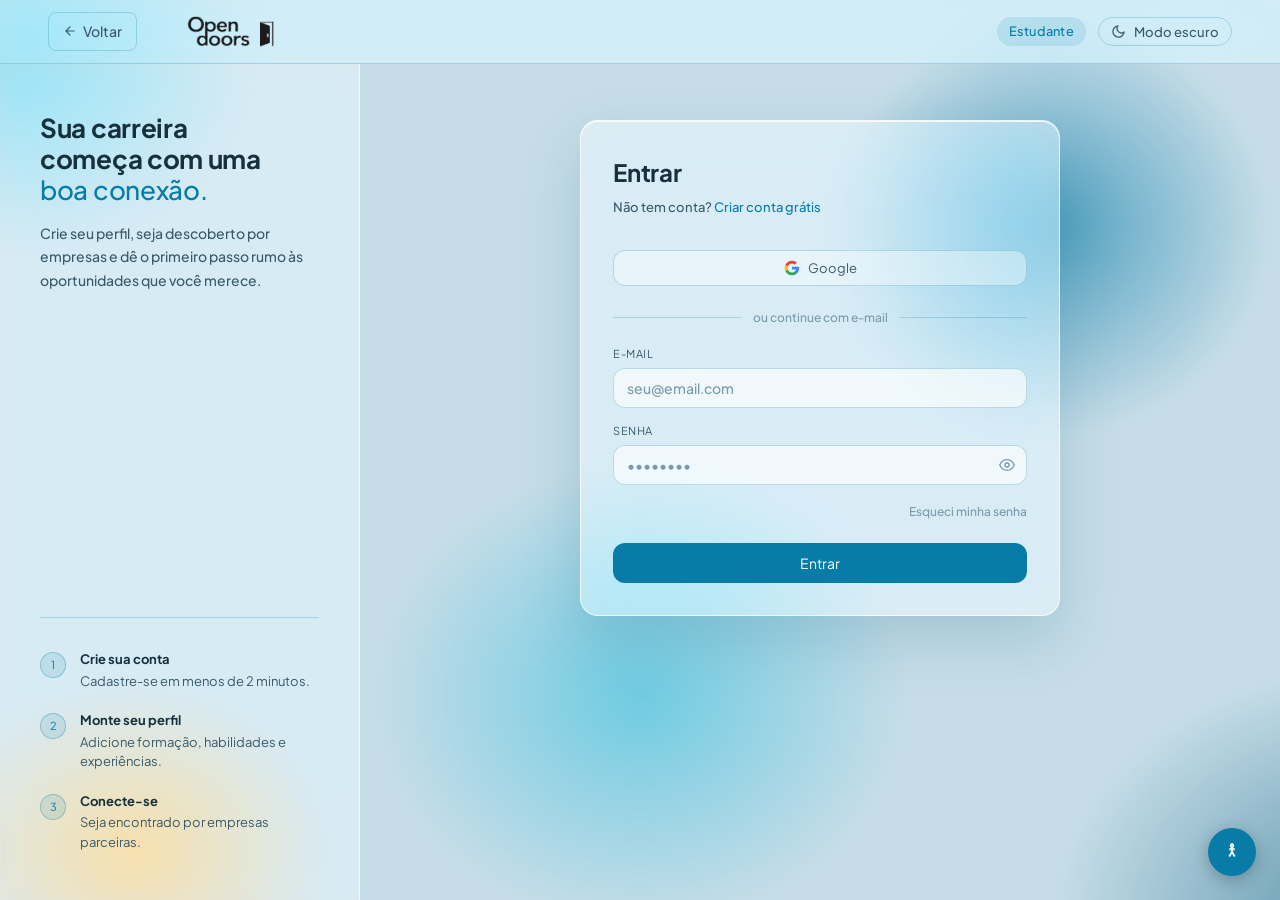
<file: opendoors/Areas/Curriculo.html>
<!DOCTYPE html>
<html lang="pt-BR" data-theme="light">

<head>
    <meta charset="UTF-8">
    <meta name="viewport" content="width=device-width, initial-scale=1.0">
    <link rel="stylesheet" href="../mainstyle.css?v=2026-11-25">
    <link rel="stylesheet" href="../maindark.css">
    <link rel="stylesheet" href="menu-estudante.css?v=2026-11-23c">
    <link rel="stylesheet" href="agente-carreira.css">
    <script src="../api-client.js"></script>
    <script src="../maintheme.js" defer></script>
    <script src="../navbar-profile.js?v=2026-11-25" defer></script>
    <script src="menu-estudante.js?v=2026-11-24" defer></script>
    <script src="curriculo.js?v=2026-11-23" defer></script>
    <script src="agente-carreira.js" defer></script>
    <script src="../acessibilidade.js" defer></script>
    <link rel="icon" href="../images/favicon/favicon-96x96.png" type="image/x-icon">
    <link rel="preconnect" href="https://fonts.googleapis.com">
    <link rel="preconnect" href="https://fonts.gstatic.com" crossorigin>
    <link href="https://fonts.googleapis.com/css2?family=Plus+Jakarta+Sans:wght@300;400;500;600;700&family=Oswald:wght@200..700&display=swap" rel="stylesheet">
    <title>Currículo — Open Doors</title>
    <link rel="stylesheet" href="../vidro.css?v=2026-11-23b">
    <link rel="stylesheet" href="vidro-areas.css?v=2026-11-25">
    <link rel="stylesheet" href="../acessibilidade.css">
</head>

<body>

    <a href="#main-content" class="skip-link">Ir para o conteúdo principal</a>

    <header>
        <nav class="navbar" role="navigation" aria-label="Navegação principal">
            <a href="../OpenDoors.html" class="logo-link" aria-label="Open Doors — página inicial">
                <img src="../images/open-doors-icon.png" alt="" class="logo-img">
            </a>

            <input type="checkbox" id="nav-check">
            <label for="nav-check" class="hamburger" aria-label="Abrir menu de navegação" aria-controls="menuLinks" aria-expanded="false">
                <span></span>
                <span></span>
                <span></span>
            </label>

            <div class="nav-right">
            <ul class="menu-links" id="menuLinks" role="menubar">
                <li role="none"><a href="../OpenDoors.html" role="menuitem">Home</a></li>
                <li role="none"><a href="Vagas.html" role="menuitem">Vagas</a></li>
                <li role="none"><a href="../SobreContato.html" role="menuitem">Sobre nós</a></li>
                <li role="none"><a href="../SobreContato.html#contato" role="menuitem">Contato</a></li>


                <li class="menu-mobile-only menu-divider" role="none"></li>
                <li class="menu-mobile-only" role="none">
                    <a onclick="toggleProfileDrawer(); document.getElementById('nav-check').checked = false;" style="cursor:pointer; display:flex; align-items:center; gap:10px;" role="menuitem">
                        <svg width="16" height="16" viewBox="0 0 24 24" fill="none" stroke="currentColor" stroke-width="2" stroke-linecap="round" stroke-linejoin="round" aria-hidden="true"><circle cx="12" cy="8" r="4"/><path d="M4 20c0-4 3.6-7 8-7s8 3 8 7"/></svg>
                        <span id="mobileProfileLabel">Meu Perfil</span>
                    </a>
                </li>
                <li class="menu-mobile-only" role="none">
                    <a onclick="toggleTheme()" style="cursor:pointer; display:flex; align-items:center; gap:10px;" role="menuitem">
                        <svg class="icon-moon" width="16" height="16" viewBox="0 0 24 24" fill="none" stroke="currentColor" stroke-width="2" stroke-linecap="round" stroke-linejoin="round" aria-hidden="true"><path d="M21 12.79A9 9 0 1111.21 3 7 7 0 0021 12.79z"/></svg>
                        <svg class="icon-sun" width="16" height="16" viewBox="0 0 24 24" fill="none" stroke="currentColor" stroke-width="2" stroke-linecap="round" stroke-linejoin="round" aria-hidden="true"><circle cx="12" cy="12" r="5"/><line x1="12" y1="1" x2="12" y2="3"/><line x1="12" y1="21" x2="12" y2="23"/><line x1="4.22" y1="4.22" x2="5.64" y2="5.64"/><line x1="18.36" y1="18.36" x2="19.78" y2="19.78"/><line x1="1" y1="12" x2="3" y2="12"/><line x1="21" y1="12" x2="23" y2="12"/><line x1="4.22" y1="19.78" x2="5.64" y2="18.36"/><line x1="18.36" y1="5.64" x2="19.78" y2="4.22"/></svg>
                        Modo claro / escuro
                    </a>
                </li>
            </ul>


            <div class="profile-wrap">
                <button class="profile-btn" id="profileBtn"
                    onclick="toggleProfileDrawer()"
                    aria-label="Abrir menu de perfil"
                    aria-haspopup="true"
                    aria-expanded="false"
                    aria-controls="profileDrawer">
                    <svg viewBox="0 0 24 24" fill="none" stroke="currentColor" stroke-width="2" stroke-linecap="round" stroke-linejoin="round" aria-hidden="true">
                        <circle cx="12" cy="8" r="4"/>
                        <path d="M4 20c0-4 3.6-7 8-7s8 3 8 7"/>
                    </svg>
                    <span class="profile-btn__label" id="profileBtnLabel">Entrar</span>
                </button>


                <div class="profile-drawer" id="profileDrawer" role="dialog" aria-label="Menu de perfil" aria-modal="true">


                    <div id="drawerGuest">
                        <p class="drawer-title">Acessar plataforma</p>
                        <a href="../Acesso/Acesso.html#estudante" class="drawer-item">
                            <span class="drawer-item__icon" aria-hidden="true"><svg width="18" height="18" viewBox="0 0 24 24" fill="none" stroke="currentColor" stroke-width="2" stroke-linecap="round" stroke-linejoin="round"><path d="M22 10v6M2 10l10-5 10 5-10 5z"/><path d="M6 12v5c3 3 9 3 12 0v-5"/></svg></span>
                            <span class="drawer-item__text">
                                <strong>Sou Estudante</strong>
                                <small>Acesse vagas e oportunidades</small>
                            </span>
                            <svg class="drawer-item__arrow" viewBox="0 0 24 24" fill="none" stroke="currentColor" stroke-width="2" aria-hidden="true"><polyline points="9 18 15 12 9 6"/></svg>
                        </a>
                        <a href="../Acesso/Acesso.html#empresa" class="drawer-item">
                            <span class="drawer-item__icon" aria-hidden="true"><svg width="18" height="18" viewBox="0 0 24 24" fill="none" stroke="currentColor" stroke-width="2" stroke-linecap="round" stroke-linejoin="round"><path d="M3 9l9-7 9 7v11a2 2 0 01-2 2H5a2 2 0 01-2-2z"/><polyline points="9 22 9 12 15 12 15 22"/></svg></span>
                            <span class="drawer-item__text">
                                <strong>Sou Empresa</strong>
                                <small>Encontre jovens talentos</small>
                            </span>
                            <svg class="drawer-item__arrow" viewBox="0 0 24 24" fill="none" stroke="currentColor" stroke-width="2" aria-hidden="true"><polyline points="9 18 15 12 9 6"/></svg>
                        </a>
                    </div>

                    <div id="drawerStudent" style="display:none">
                        <div class="drawer-user-header">
                            <div class="drawer-avatar" id="drawerAvatar" aria-hidden="true">?</div>
                            <div>
                                <p class="drawer-user-name" id="drawerUserName">Estudante</p>
                                <p class="drawer-user-role">Estudante</p>
                            </div>
                        </div>
                        <a href="MenuEstudante.html" class="drawer-item">
                            <span class="drawer-item__icon" aria-hidden="true"><svg width="18" height="18" viewBox="0 0 24 24" fill="none" stroke="currentColor" stroke-width="2" stroke-linecap="round" stroke-linejoin="round"><path d="M14 2H6a2 2 0 00-2 2v16a2 2 0 002 2h12a2 2 0 002-2V8z"/><polyline points="14 2 14 8 20 8"/><line x1="16" y1="13" x2="8" y2="13"/><line x1="16" y1="17" x2="8" y2="17"/><polyline points="10 9 9 9 8 9"/></svg></span>
                            <span class="drawer-item__text">
                                <strong>Meu Perfil</strong>
                                <small>Vagas, candidaturas e dados</small>
                            </span>
                            <svg class="drawer-item__arrow" viewBox="0 0 24 24" fill="none" stroke="currentColor" stroke-width="2" aria-hidden="true"><polyline points="9 18 15 12 9 6"/></svg>
                        </a>
                        <button class="drawer-logout" onclick="logoutStudent()">
                            <svg viewBox="0 0 24 24" fill="none" stroke="currentColor" stroke-width="2" stroke-linecap="round" stroke-linejoin="round" aria-hidden="true"><path d="M9 21H5a2 2 0 01-2-2V5a2 2 0 012-2h4"/><polyline points="16 17 21 12 16 7"/><line x1="21" y1="12" x2="9" y2="12"/></svg>
                            Desconectar
                        </button>
                    </div>
                </div>
                <div class="profile-overlay" id="profileOverlay" onclick="closeProfileDrawer()" aria-hidden="true"></div>
            </div>

            <button class="theme-toggle-nav" onclick="toggleTheme()" aria-label="Alternar modo escuro">
                <svg class="icon-moon" viewBox="0 0 24 24" fill="none" stroke="currentColor" stroke-width="2" stroke-linecap="round" stroke-linejoin="round" aria-hidden="true">
                    <path d="M21 12.79A9 9 0 1111.21 3 7 7 0 0021 12.79z"/>
                </svg>
                <svg class="icon-sun" viewBox="0 0 24 24" fill="none" stroke="currentColor" stroke-width="2" stroke-linecap="round" stroke-linejoin="round" aria-hidden="true">
                    <circle cx="12" cy="12" r="5"/>
                    <line x1="12" y1="1"  x2="12" y2="3"/>  <line x1="12" y1="21" x2="12" y2="23"/>
                    <line x1="4.22" y1="4.22"  x2="5.64" y2="5.64"/>  <line x1="18.36" y1="18.36" x2="19.78" y2="19.78"/>
                    <line x1="1"  y1="12" x2="3"  y2="12"/>  <line x1="21" y1="12" x2="23" y2="12"/>
                    <line x1="4.22" y1="19.78" x2="5.64" y2="18.36"/>  <line x1="18.36" y1="5.64" x2="19.78" y2="4.22"/>
                </svg>
                <span>Modo escuro</span>
            </button>
            </div>
        </nav>
    </header>

    <nav class="me-abas" aria-label="Seções da sua área">
        <a href="MenuEstudante.html" class="me-aba">Painel</a>
        <a href="Vagas.html" class="me-aba">Vagas</a>
        <a href="TesteVocacional.html" class="me-aba">Teste vocacional</a>
        <a href="Curriculo.html" class="me-aba" aria-current="page">Currículo</a>
    </nav>

    <main id="main-content">

        <section class="me-pagina">
            <h1>Currículo</h1>
            <p>Envie seu currículo, veja o que a IA encontrou nele e receba sugestões para melhorá-lo.</p>
        </section>

        <section class="me-section" aria-labelledby="cv-envio-title">
            <div class="me-section__header">
                <h2 id="cv-envio-title">Seu currículo</h2>
            </div>
            <div class="cv-status" id="cvStatus" role="status">
                <strong>Carregando…</strong>
            </div>
            <div class="cv-envio">
                <label for="cvFileInput" class="cv-envio__label">Currículo em PDF (até 5 MB)</label>
                <div id="cvDropzone" class="me-dropzone" role="button" tabindex="0" aria-label="Escolher ou arrastar o currículo em PDF">
                    <p>Escolha o arquivo ou arraste o PDF até aqui</p>
                    <input id="cvFileInput" type="file" accept="application/pdf">
                </div>
                <p id="cvFileLabel" class="me-helper">Nenhum arquivo selecionado</p>
                <div class="cv-envio__acoes">
                    <button type="button" id="cvBtnEnviar" class="me-btn me-btn--primary">Enviar e analisar</button>
                    <button type="button" id="cvBtnVer" class="me-btn me-btn--ghost" hidden>Ver PDF enviado</button>
                </div>
                <p id="cvAviso" class="cv-aviso" role="status" aria-live="polite"></p>
            </div>
        </section>

        <section class="me-section" aria-labelledby="cvAnaliseTitulo">
            <div class="me-section__header">
                <h2 id="cvAnaliseTitulo">Análise do currículo</h2>
            </div>
            <div id="cvAnalise" class="cv-analise" aria-live="polite"></div>
        </section>

        <section class="me-section me-section--last" id="agente-carreira" aria-labelledby="agente-title">
            <div class="me-section__header">
                <h2 id="agente-title">Assistente de Carreira</h2>
                <span class="me-badge me-badge--new">Novo</span>
            </div>
            <div class="ag-intro">
                <p>Nossa IA lê o seu currículo e sugere como melhorá-lo: ajustes no currículo, temas para estudar, projetos para o portfólio e conteúdos para publicar no LinkedIn, mostrando na prática o que você sabe fazer.</p>
                <button type="button" id="agBtnGerar" class="me-btn me-btn--primary">Gerar sugestões</button>
            </div>
            <div id="agStatus" class="ag-status" role="status" aria-live="polite"></div>
            <div id="agResultado" class="ag-resultado" hidden></div>
        </section>

    </main>

    <div class="me-modal-backdrop" id="meModalBackdrop" hidden>
        <div class="me-modal" role="dialog" aria-modal="true" aria-labelledby="meModalTitle">
            <div class="me-modal__header">
                <h3 id="meModalTitle">Editar</h3>
                <button type="button" id="meModalClose" class="me-btn me-btn--ghost me-btn--sm" aria-label="Fechar">Fechar</button>
            </div>
            <div class="me-modal__body" id="meModalBody"></div>
            <div class="me-modal__footer" id="meModalFooter"></div>
        </div>
    </div>

    <footer class="footer-strip">
        <p>© 2025 Powered by Conexa. Todos os direitos reservados.</p>
        <div class="footer-links">
            <a href="#">Privacidade</a>
            <a href="#">Termos</a>
            <a href="../SobreContato.html#contato">Contato</a>
        </div>
    </footer>

</body>
</html>
</file>
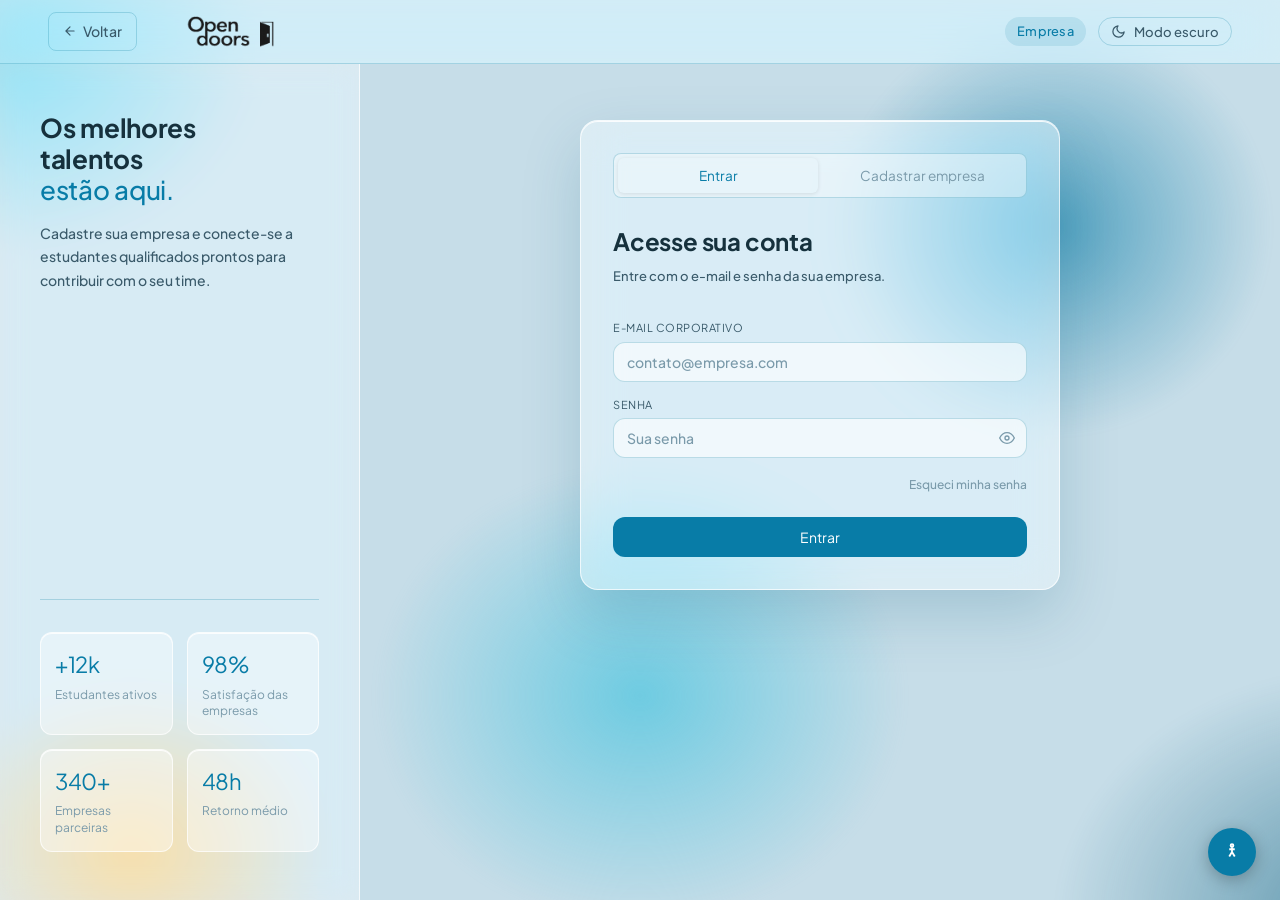
<file: opendoors/Areas/MenuEmpresa.html>
<!DOCTYPE html>
<html lang="pt-BR" data-theme="light">
<head>
  <meta charset="UTF-8">
  <meta name="viewport" content="width=device-width, initial-scale=1.0">
  <title>Open Doors — Painel da Empresa</title>
  <link rel="preconnect" href="https://fonts.googleapis.com">
  <link rel="preconnect" href="https://fonts.gstatic.com" crossorigin>
  <link href="https://fonts.googleapis.com/css2?family=Plus+Jakarta+Sans:wght@300;400;500;600;700&family=Oswald:wght@200..700&display=swap" rel="stylesheet">
  <link rel="icon" href="../images/favicon/favicon-96x96.png" type="image/x-icon">
  <link rel="stylesheet" href="../mainstyle.css?v=2026-11-25">
  <link rel="stylesheet" href="../maindark.css">
  <link rel="stylesheet" href="menu-empresa.css">
  <link rel="stylesheet" href="../vidro.css?v=2026-11-23b">
  <link rel="stylesheet" href="vidro-areas.css?v=2026-11-25">
  <link rel="stylesheet" href="empresa-dashboard.css?v=2026-11-25b">
  <link rel="stylesheet" href="../acessibilidade.css">
  <script src="../api-client.js"></script>
  <script src="../maintheme.js" defer></script>
  <script src="../acessibilidade.js" defer></script>
  <script src="empresa-dashboard.js?v=2026-11-24" defer></script>
</head>
<body>

  <a href="#main-content" class="skip-link">Ir para o conteúdo principal</a>

  <!-- NAVBAR -->
  <header>
    <nav class="navbar">
      <a href="../OpenDoors.html" class="logo-link">
        <img src="../images/open-doors-icon.png" alt="Open Doors — página inicial" class="logo-img">
      </a>

      <div class="nav-right">
        <span class="em-badge-nav">Empresa</span>

        <div class="profile-wrap">
          <button class="profile-btn" id="profileBtn"
              onclick="toggleProfileDrawer()"
              aria-label="Menu da empresa"
              aria-haspopup="true"
              aria-expanded="false"
              aria-controls="profileDrawer">
            <svg viewBox="0 0 24 24" fill="none" stroke="currentColor" stroke-width="2" stroke-linecap="round" stroke-linejoin="round" aria-hidden="true">
              <rect x="2" y="7" width="20" height="15" rx="2"/>
              <path d="M16 7V5a2 2 0 00-2-2h-4a2 2 0 00-2 2v2"/>
            </svg>
            <span class="profile-btn__label" id="profileBtnLabel">Empresa</span>
          </button>

          <div class="profile-drawer" id="profileDrawer">
            <div class="drawer-user-header">
              <div class="drawer-avatar" id="drawerAvatar">E</div>
              <div>
                <p class="drawer-user-name" id="drawerUserName">Empresa</p>
                <p class="drawer-user-role">Conta Empresa</p>
              </div>
            </div>
            <button class="drawer-logout" onclick="doLogout()">
              <svg viewBox="0 0 24 24" fill="none" stroke="currentColor" stroke-width="2" stroke-linecap="round" stroke-linejoin="round"><path d="M9 21H5a2 2 0 01-2-2V5a2 2 0 012-2h4"/><polyline points="16 17 21 12 16 7"/><line x1="21" y1="12" x2="9" y2="12"/></svg>
              Desconectar
            </button>
          </div>
          <div class="profile-overlay" id="profileOverlay" onclick="closeProfileDrawer()"></div>
        </div>

        <button class="theme-toggle-nav" onclick="toggleTheme()" aria-label="Alternar modo escuro">
          <svg class="icon-moon" viewBox="0 0 24 24" fill="none" stroke="currentColor" stroke-width="2" stroke-linecap="round" stroke-linejoin="round"><path d="M21 12.79A9 9 0 1111.21 3 7 7 0 0021 12.79z"/></svg>
          <svg class="icon-sun" viewBox="0 0 24 24" fill="none" stroke="currentColor" stroke-width="2" stroke-linecap="round" stroke-linejoin="round"><circle cx="12" cy="12" r="5"/><line x1="12" y1="1" x2="12" y2="3"/><line x1="12" y1="21" x2="12" y2="23"/><line x1="4.22" y1="4.22" x2="5.64" y2="5.64"/><line x1="18.36" y1="18.36" x2="19.78" y2="19.78"/><line x1="1" y1="12" x2="3" y2="12"/><line x1="21" y1="12" x2="23" y2="12"/><line x1="4.22" y1="19.78" x2="5.64" y2="18.36"/><line x1="18.36" y1="5.64" x2="19.78" y2="4.22"/></svg>
          <span>Modo escuro</span>
        </button>
      </div>
    </nav>
  </header>

  <main id="main-content" class="em-layout">

    <!-- HERO -->
    <div class="em-hero">
      <div class="em-hero__inner">
        <div class="em-hero__logo" id="heroLogo" aria-hidden="true">
          <svg width="28" height="28" viewBox="0 0 24 24" fill="none" stroke="currentColor" stroke-width="2" stroke-linecap="round" stroke-linejoin="round"><rect x="2" y="7" width="20" height="15" rx="2"/><path d="M16 7V5a2 2 0 00-2-2h-4a2 2 0 00-2 2v2"/></svg>
        </div>
        <div class="em-hero__info">
          <h1 id="heroName">Carregando...</h1>
          <p class="em-hero__sub" id="heroSub">—</p>
        </div>
        <button class="em-btn em-btn--primary" onclick="abrirModalVaga()">
          <svg width="16" height="16" viewBox="0 0 24 24" fill="none" stroke="currentColor" stroke-width="2.5" stroke-linecap="round" stroke-linejoin="round" aria-hidden="true"><line x1="12" y1="5" x2="12" y2="19"/><line x1="5" y1="12" x2="19" y2="12"/></svg>
          Publicar nova vaga
        </button>
      </div>

      <!-- STATS -->
      <div class="em-stats" role="list" aria-label="Estatísticas da empresa">
        <div class="em-stat" role="listitem">
          <span class="em-stat__value" id="statVagas">—</span>
          <span class="em-stat__label">Vagas ativas</span>
        </div>
        <div class="em-stat" role="listitem">
          <span class="em-stat__value" id="statContratacoes">—</span>
          <span class="em-stat__label">Total contratações</span>
        </div>
      </div>
    </div>

    <!-- CONTEÚDO -->
    <div class="em-content">

      <!-- PAINEL DE DADOS (empresa-dashboard.js) -->
      <section class="dash" id="dashboard" aria-labelledby="dash-title">
        <div class="dash-topo">
          <div>
            <h2 id="dash-title" class="dash-titulo">Painel de dados</h2>
            <p class="dash-atualizado" id="dashAtualizado" role="status">Carregando…</p>
          </div>
          <button type="button" class="em-btn em-btn--ghost em-btn--sm" id="dashAtualizar">Atualizar</button>
        </div>

        <!-- Filtros: valem para todos os indicadores e gráficos abaixo -->
        <div class="dash-filtros" role="group" aria-label="Filtros do painel">
          <div class="dash-periodo" role="group" aria-label="Período">
            <button type="button" data-periodo="7" aria-pressed="false">7 dias</button>
            <button type="button" data-periodo="30" aria-pressed="true">30 dias</button>
            <button type="button" data-periodo="90" aria-pressed="false">90 dias</button>
            <button type="button" data-periodo="tudo" aria-pressed="false">Tudo</button>
          </div>
          <label class="dash-select">
            <span class="sr-only">Vaga</span>
            <select id="dashFiltroVaga"><option value="todas">Todas as vagas</option></select>
          </label>
        </div>
        <p class="dash-aviso" id="dashAviso" role="status" hidden></p>

        <!-- Indicadores -->
        <div class="dash-kpis">
          <div class="dash-kpi dash-card">
            <span class="dash-kpi__rotulo">Candidaturas recebidas</span>
            <strong class="dash-kpi__valor dash-kpi__valor--heroi" id="kpiCandidaturas">—</strong>
            <span class="dash-kpi__delta" id="kpiCandidaturasDelta"></span>
          </div>
          <div class="dash-kpi dash-card">
            <span class="dash-kpi__rotulo">Compatibilidade média</span>
            <strong class="dash-kpi__valor" id="kpiScore">—</strong>
            <span class="dash-kpi__sub" id="kpiScoreSub"></span>
          </div>
          <div class="dash-kpi dash-card">
            <span class="dash-kpi__rotulo">Taxa de entrevista</span>
            <strong class="dash-kpi__valor" id="kpiEntrevista">—</strong>
            <span class="dash-kpi__sub" id="kpiEntrevistaSub"></span>
          </div>
          <div class="dash-kpi dash-card">
            <span class="dash-kpi__rotulo">Aprovadas</span>
            <strong class="dash-kpi__valor" id="kpiAprovadas">—</strong>
            <span class="dash-kpi__sub" id="kpiAprovadasSub"></span>
          </div>
        </div>

        <!-- Gráficos -->
        <div class="dash-grade">
          <article class="dash-card dash-card--largo" id="cardRanking">
            <header><h3>Ranking de candidatos por compatibilidade</h3><p class="dash-card__sub">Clique em um candidato para ver o perfil</p></header>
            <div class="dash-grafico"></div>
            <details class="dash-tabela" hidden><summary>Ver dados em tabela</summary></details>
          </article>

          <article class="dash-card" id="cardFunil">
            <header><h3>Funil de seleção</h3><p class="dash-card__sub">Quantas candidaturas chegaram a cada etapa</p></header>
            <div class="dash-grafico"></div>
            <details class="dash-tabela" hidden><summary>Ver dados em tabela</summary></details>
          </article>

          <article class="dash-card" id="cardDistribuicao">
            <header><h3>Distribuição da compatibilidade</h3><p class="dash-card__sub">Candidatos por faixa de score da IA</p></header>
            <div class="dash-grafico"></div>
            <details class="dash-tabela" hidden><summary>Ver dados em tabela</summary></details>
          </article>

          <article class="dash-card" id="cardComposicao">
            <header><h3>De onde vem a compatibilidade</h3><p class="dash-card__sub">Média de cada parte do score</p></header>
            <div class="dash-grafico"></div>
            <details class="dash-tabela" hidden><summary>Ver dados em tabela</summary></details>
          </article>

          <article class="dash-card" id="cardPorVaga">
            <header><h3>Candidaturas por vaga</h3><p class="dash-card__sub">Vagas com mais procura no período</p></header>
            <div class="dash-grafico"></div>
            <details class="dash-tabela" hidden><summary>Ver dados em tabela</summary></details>
          </article>

          <article class="dash-card dash-card--largo" id="cardHabilidades">
            <header><h3>Habilidades exigidas entre os candidatos</h3><p class="dash-card__sub">% dos candidatos de cada vaga que têm a habilidade no perfil — as mais baixas são as mais difíceis de encontrar</p></header>
            <div class="dash-grafico"></div>
            <details class="dash-tabela" hidden><summary>Ver dados em tabela</summary></details>
          </article>
        </div>
      </section>

      <!-- MINHAS VAGAS -->
      <section class="em-section" aria-labelledby="vagas-title">
        <div class="em-section__header">
          <h2 id="vagas-title">Minhas vagas</h2>
          <button class="em-btn em-btn--ghost em-btn--sm" onclick="abrirModalVaga()">
            <svg width="14" height="14" viewBox="0 0 24 24" fill="none" stroke="currentColor" stroke-width="2.5" stroke-linecap="round" stroke-linejoin="round" aria-hidden="true"><line x1="12" y1="5" x2="12" y2="19"/><line x1="5" y1="12" x2="19" y2="12"/></svg>
            Nova vaga
          </button>
        </div>

        <div class="em-vagas" id="vagasLista" role="list" aria-label="Suas vagas publicadas">
          <div class="em-empty" id="vagasEmpty">
            <svg width="40" height="40" viewBox="0 0 24 24" fill="none" stroke="currentColor" stroke-width="1.5" aria-hidden="true"><rect x="2" y="7" width="20" height="15" rx="2"/><path d="M16 7V5a2 2 0 00-2-2h-4a2 2 0 00-2 2v2"/><line x1="12" y1="12" x2="12" y2="17"/><line x1="9" y1="14.5" x2="15" y2="14.5"/></svg>
            <p>Nenhuma vaga publicada ainda.</p>
            <small>Clique em "Publicar nova vaga" para começar a receber candidatos.</small>
            <button class="em-btn em-btn--primary em-btn--sm" style="margin-top:12px" onclick="abrirModalVaga()">Publicar primeira vaga</button>
          </div>
        </div>
      </section>

      <!-- badge de notificação global (polling) -->
      <span id="pollingBadge" hidden
            style="position:fixed;bottom:24px;right:80px;
                   background:var(--primary);color:#fff;font-size:0.78rem;font-weight:600;
                   padding:6px 14px;border-radius:99px;box-shadow:0 4px 12px rgba(0,0,0,.25);
                   z-index:200;pointer-events:none;">
      </span>

    </div>
  </main>

  <!-- MODAL -->
  <div class="em-modal-backdrop" id="emModalBackdrop" hidden role="dialog" aria-modal="true" aria-labelledby="emModalTitle">
    <div class="em-modal">
      <div class="em-modal__header">
        <h3 class="em-modal__title" id="emModalTitle">Nova vaga</h3>
        <button class="em-modal__close" id="emModalClose" onclick="fecharModal()" aria-label="Fechar modal">
          <svg width="18" height="18" viewBox="0 0 24 24" fill="none" stroke="currentColor" stroke-width="2" stroke-linecap="round" stroke-linejoin="round"><line x1="18" y1="6" x2="6" y2="18"/><line x1="6" y1="6" x2="18" y2="18"/></svg>
        </button>
      </div>
      <div class="em-modal__body" id="emModalBody"></div>
      <div class="em-modal__footer" id="emModalFooter"></div>
    </div>
  </div>

  <script src="menu-empresa.js?v=2026-11-24b"></script>
</body>
</html>
</file>
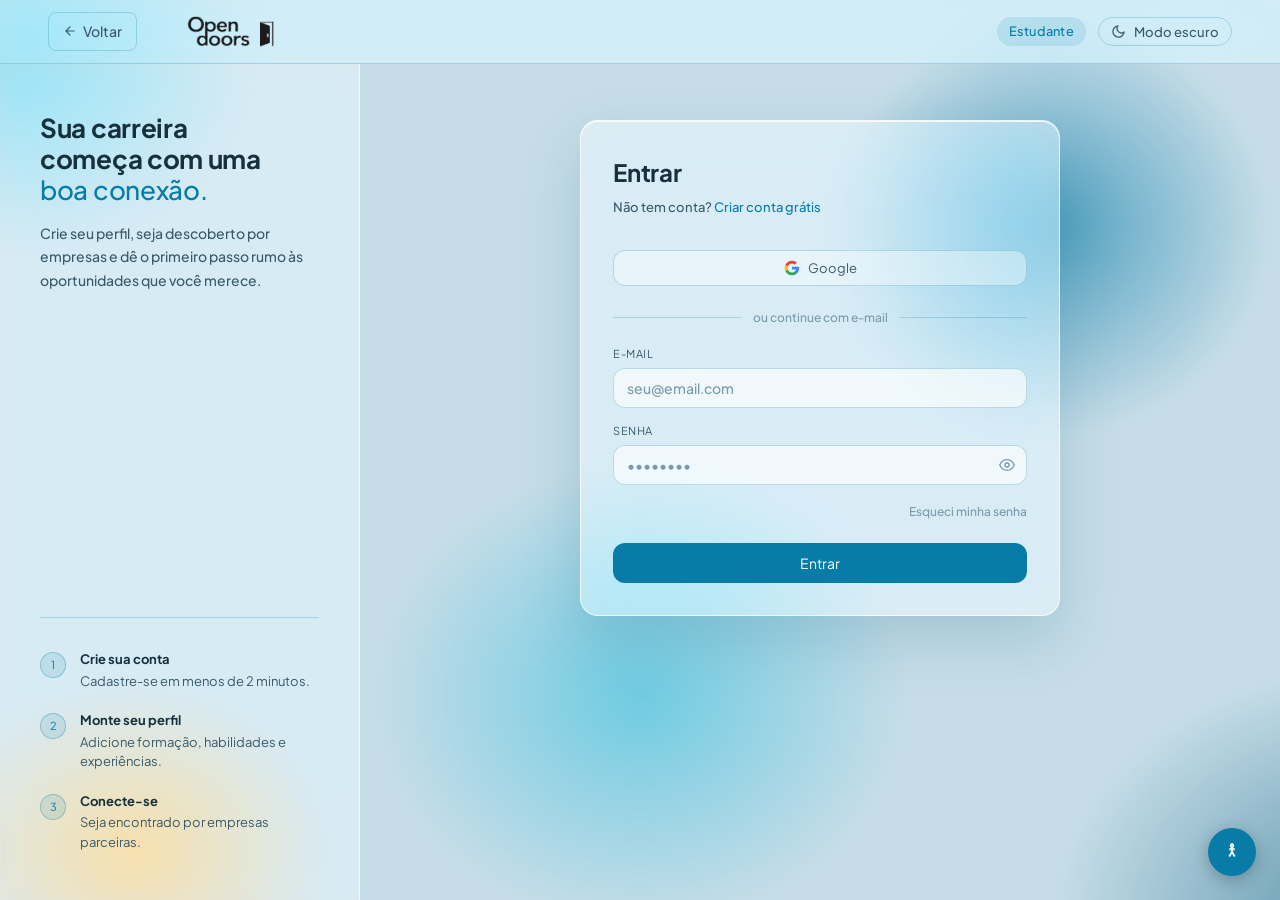
<file: opendoors/Areas/MenuEstudante.html>
<!DOCTYPE html>
<html lang="pt-BR" data-theme="light">

<head>
    <meta charset="UTF-8">
    <meta name="viewport" content="width=device-width, initial-scale=1.0">
    <link rel="stylesheet" href="../mainstyle.css?v=2026-11-25">
    <link rel="stylesheet" href="../maindark.css">
    <link rel="stylesheet" href="menu-estudante.css?v=2026-11-23c">
    <script src="../api-client.js"></script>
    <script src="../maintheme.js" defer></script>
    <script src="../navbar-profile.js?v=2026-11-25" defer></script>
    <script src="menu-estudante.js?v=2026-11-24" defer></script>
    <script src="../acessibilidade.js" defer></script>
    <link rel="icon" href="../images/favicon/favicon-96x96.png" type="image/x-icon">
    <link rel="preconnect" href="https://fonts.googleapis.com">
    <link rel="preconnect" href="https://fonts.gstatic.com" crossorigin>
    <link href="https://fonts.googleapis.com/css2?family=Plus+Jakarta+Sans:wght@300;400;500;600;700&family=Oswald:wght@200..700&display=swap" rel="stylesheet">
    <title>Minha Área — Open Doors</title>
    <link rel="stylesheet" href="../vidro.css?v=2026-11-23b">
    <link rel="stylesheet" href="vidro-areas.css?v=2026-11-25">
    <link rel="stylesheet" href="../acessibilidade.css">
</head>

<body>

    <a href="#main-content" class="skip-link">Ir para o conteúdo principal</a>

    <header>
        <nav class="navbar" role="navigation" aria-label="Navegação principal">
            <a href="../OpenDoors.html" class="logo-link" aria-label="Open Doors — página inicial">
                <img src="../images/open-doors-icon.png" alt="" class="logo-img">
            </a>

            <input type="checkbox" id="nav-check">
            <label for="nav-check" class="hamburger" aria-label="Abrir menu de navegação" aria-controls="menuLinks" aria-expanded="false">
                <span></span>
                <span></span>
                <span></span>
            </label>

            <div class="nav-right">
            <ul class="menu-links" id="menuLinks" role="menubar">
                <li role="none"><a href="../OpenDoors.html" role="menuitem">Home</a></li>
                <li role="none"><a href="Vagas.html" role="menuitem">Vagas</a></li>
                <li role="none"><a href="../SobreContato.html" role="menuitem">Sobre nós</a></li>
                <li role="none"><a href="../SobreContato.html#contato" role="menuitem">Contato</a></li>


                <li class="menu-mobile-only menu-divider" role="none"></li>
                <li class="menu-mobile-only" role="none">
                    <a onclick="toggleProfileDrawer(); document.getElementById('nav-check').checked = false;" style="cursor:pointer; display:flex; align-items:center; gap:10px;" role="menuitem">
                        <svg width="16" height="16" viewBox="0 0 24 24" fill="none" stroke="currentColor" stroke-width="2" stroke-linecap="round" stroke-linejoin="round" aria-hidden="true"><circle cx="12" cy="8" r="4"/><path d="M4 20c0-4 3.6-7 8-7s8 3 8 7"/></svg>
                        <span id="mobileProfileLabel">Meu Perfil</span>
                    </a>
                </li>
                <li class="menu-mobile-only" role="none">
                    <a onclick="toggleTheme()" style="cursor:pointer; display:flex; align-items:center; gap:10px;" role="menuitem">
                        <svg class="icon-moon" width="16" height="16" viewBox="0 0 24 24" fill="none" stroke="currentColor" stroke-width="2" stroke-linecap="round" stroke-linejoin="round" aria-hidden="true"><path d="M21 12.79A9 9 0 1111.21 3 7 7 0 0021 12.79z"/></svg>
                        <svg class="icon-sun" width="16" height="16" viewBox="0 0 24 24" fill="none" stroke="currentColor" stroke-width="2" stroke-linecap="round" stroke-linejoin="round" aria-hidden="true"><circle cx="12" cy="12" r="5"/><line x1="12" y1="1" x2="12" y2="3"/><line x1="12" y1="21" x2="12" y2="23"/><line x1="4.22" y1="4.22" x2="5.64" y2="5.64"/><line x1="18.36" y1="18.36" x2="19.78" y2="19.78"/><line x1="1" y1="12" x2="3" y2="12"/><line x1="21" y1="12" x2="23" y2="12"/><line x1="4.22" y1="19.78" x2="5.64" y2="18.36"/><line x1="18.36" y1="5.64" x2="19.78" y2="4.22"/></svg>
                        Modo claro / escuro
                    </a>
                </li>
            </ul>


            <div class="profile-wrap">
                <button class="profile-btn" id="profileBtn"
                    onclick="toggleProfileDrawer()"
                    aria-label="Abrir menu de perfil"
                    aria-haspopup="true"
                    aria-expanded="false"
                    aria-controls="profileDrawer">
                    <svg viewBox="0 0 24 24" fill="none" stroke="currentColor" stroke-width="2" stroke-linecap="round" stroke-linejoin="round" aria-hidden="true">
                        <circle cx="12" cy="8" r="4"/>
                        <path d="M4 20c0-4 3.6-7 8-7s8 3 8 7"/>
                    </svg>
                    <span class="profile-btn__label" id="profileBtnLabel">Entrar</span>
                </button>


                <div class="profile-drawer" id="profileDrawer" role="dialog" aria-label="Menu de perfil" aria-modal="true">


                    <div id="drawerGuest">
                        <p class="drawer-title">Acessar plataforma</p>
                        <a href="../Acesso/Acesso.html#estudante" class="drawer-item">
                            <span class="drawer-item__icon" aria-hidden="true"><svg width="18" height="18" viewBox="0 0 24 24" fill="none" stroke="currentColor" stroke-width="2" stroke-linecap="round" stroke-linejoin="round"><path d="M22 10v6M2 10l10-5 10 5-10 5z"/><path d="M6 12v5c3 3 9 3 12 0v-5"/></svg></span>
                            <span class="drawer-item__text">
                                <strong>Sou Estudante</strong>
                                <small>Acesse vagas e oportunidades</small>
                            </span>
                            <svg class="drawer-item__arrow" viewBox="0 0 24 24" fill="none" stroke="currentColor" stroke-width="2" aria-hidden="true"><polyline points="9 18 15 12 9 6"/></svg>
                        </a>
                        <a href="../Acesso/Acesso.html#empresa" class="drawer-item">
                            <span class="drawer-item__icon" aria-hidden="true"><svg width="18" height="18" viewBox="0 0 24 24" fill="none" stroke="currentColor" stroke-width="2" stroke-linecap="round" stroke-linejoin="round"><path d="M3 9l9-7 9 7v11a2 2 0 01-2 2H5a2 2 0 01-2-2z"/><polyline points="9 22 9 12 15 12 15 22"/></svg></span>
                            <span class="drawer-item__text">
                                <strong>Sou Empresa</strong>
                                <small>Encontre jovens talentos</small>
                            </span>
                            <svg class="drawer-item__arrow" viewBox="0 0 24 24" fill="none" stroke="currentColor" stroke-width="2" aria-hidden="true"><polyline points="9 18 15 12 9 6"/></svg>
                        </a>
                    </div>

                    <div id="drawerStudent" style="display:none">
                        <div class="drawer-user-header">
                            <div class="drawer-avatar" id="drawerAvatar" aria-hidden="true">?</div>
                            <div>
                                <p class="drawer-user-name" id="drawerUserName">Estudante</p>
                                <p class="drawer-user-role">Estudante</p>
                            </div>
                        </div>
                        <a href="MenuEstudante.html" class="drawer-item" aria-current="page">
                            <span class="drawer-item__icon" aria-hidden="true"><svg width="18" height="18" viewBox="0 0 24 24" fill="none" stroke="currentColor" stroke-width="2" stroke-linecap="round" stroke-linejoin="round"><path d="M14 2H6a2 2 0 00-2 2v16a2 2 0 002 2h12a2 2 0 002-2V8z"/><polyline points="14 2 14 8 20 8"/><line x1="16" y1="13" x2="8" y2="13"/><line x1="16" y1="17" x2="8" y2="17"/><polyline points="10 9 9 9 8 9"/></svg></span>
                            <span class="drawer-item__text">
                                <strong>Meu Perfil</strong>
                                <small>Vagas, candidaturas e dados</small>
                            </span>
                            <svg class="drawer-item__arrow" viewBox="0 0 24 24" fill="none" stroke="currentColor" stroke-width="2" aria-hidden="true"><polyline points="9 18 15 12 9 6"/></svg>
                        </a>
                        <button class="drawer-logout" onclick="logoutStudent()">
                            <svg viewBox="0 0 24 24" fill="none" stroke="currentColor" stroke-width="2" stroke-linecap="round" stroke-linejoin="round" aria-hidden="true"><path d="M9 21H5a2 2 0 01-2-2V5a2 2 0 012-2h4"/><polyline points="16 17 21 12 16 7"/><line x1="21" y1="12" x2="9" y2="12"/></svg>
                            Desconectar
                        </button>
                    </div>
                </div>
                <div class="profile-overlay" id="profileOverlay" onclick="closeProfileDrawer()" aria-hidden="true"></div>
            </div>

            <button class="theme-toggle-nav" onclick="toggleTheme()" aria-label="Alternar modo escuro">
                <svg class="icon-moon" viewBox="0 0 24 24" fill="none" stroke="currentColor" stroke-width="2" stroke-linecap="round" stroke-linejoin="round" aria-hidden="true">
                    <path d="M21 12.79A9 9 0 1111.21 3 7 7 0 0021 12.79z"/>
                </svg>
                <svg class="icon-sun" viewBox="0 0 24 24" fill="none" stroke="currentColor" stroke-width="2" stroke-linecap="round" stroke-linejoin="round" aria-hidden="true">
                    <circle cx="12" cy="12" r="5"/>
                    <line x1="12" y1="1"  x2="12" y2="3"/>  <line x1="12" y1="21" x2="12" y2="23"/>
                    <line x1="4.22" y1="4.22"  x2="5.64" y2="5.64"/>  <line x1="18.36" y1="18.36" x2="19.78" y2="19.78"/>
                    <line x1="1"  y1="12" x2="3"  y2="12"/>  <line x1="21" y1="12" x2="23" y2="12"/>
                    <line x1="4.22" y1="19.78" x2="5.64" y2="18.36"/>  <line x1="18.36" y1="5.64" x2="19.78" y2="4.22"/>
                </svg>
                <span>Modo escuro</span>
            </button>
            </div>
        </nav>
    </header>

    <nav class="me-abas" aria-label="Seções da sua área">
        <a href="MenuEstudante.html" class="me-aba" aria-current="page">Painel</a>
        <a href="Vagas.html" class="me-aba">Vagas</a>
        <a href="TesteVocacional.html" class="me-aba">Teste vocacional</a>
        <a href="Curriculo.html" class="me-aba">Currículo</a>
    </nav>

    <main id="main-content">

        <section class="me-hero" aria-label="Bem-vindo ao seu painel">
            <div class="me-hero__inner">
                <div class="me-hero__avatar" id="heroAvatar" aria-hidden="true">?</div>
                <div class="me-hero__info">
                    <h1 id="heroName">Carregando...</h1>
                    <p class="me-hero__sub">Estudante · Open Doors</p>
                </div>
                <div class="me-hero__actions">
                    <button type="button" id="btnEditarPerfil" class="me-btn me-btn--secondary">Editar perfil</button>
                    <a href="Vagas.html" class="me-btn me-btn--primary">Ver vagas</a>
                </div>
            </div>

            <div class="me-hero__progress" role="group" aria-label="Progresso do perfil">
                <div class="me-progress__label">
                    <span>Completude do perfil</span>
                    <strong id="progressPct">40%</strong>
                </div>
                <div class="me-progress__bar" role="progressbar" aria-valuenow="40" aria-valuemin="0" aria-valuemax="100" aria-label="40% do perfil completo">
                    <div class="me-progress__fill" id="progressFill" style="width:40%"></div>
                </div>
                <p class="me-progress__tip">Complete seu perfil para aumentar suas chances de ser encontrado por empresas.</p>
            </div>
        </section>

        <section class="me-section" id="perfil" aria-labelledby="onboarding-title">
            <div class="me-section__header">
                <h2 id="onboarding-title">Complete seu perfil</h2>
                <span class="me-badge me-badge--warn">3 pendências</span>
            </div>
            <div class="me-cards" role="list">
                <div class="me-card me-card--todo" role="listitem">
                    <div class="me-card__icon" aria-hidden="true"><svg width="20" height="20" viewBox="0 0 24 24" fill="none" stroke="currentColor" stroke-width="2" stroke-linecap="round" stroke-linejoin="round"><path d="M23 19a2 2 0 01-2 2H3a2 2 0 01-2-2V8a2 2 0 012-2h4l2-3h6l2 3h4a2 2 0 012 2z"/><circle cx="12" cy="13" r="4"/></svg></div>
                    <div class="me-card__body">
                        <strong>Foto de perfil</strong>
                        <span>Perfis com foto recebem 3x mais visualizações</span>
                    </div>
                    <button type="button" id="btnFotoPerfil" class="me-btn me-btn--ghost me-btn--sm" aria-label="Adicionar foto de perfil">Adicionar</button>
                </div>
                <div class="me-card me-card--todo" role="listitem">
                    <div class="me-card__icon" aria-hidden="true"><svg width="20" height="20" viewBox="0 0 24 24" fill="none" stroke="currentColor" stroke-width="2" stroke-linecap="round" stroke-linejoin="round"><path d="M14 2H6a2 2 0 00-2 2v16a2 2 0 002 2h12a2 2 0 002-2V8z"/><polyline points="14 2 14 8 20 8"/><line x1="16" y1="13" x2="8" y2="13"/><line x1="16" y1="17" x2="8" y2="17"/><line x1="10" y1="9" x2="8" y2="9"/></svg></div>
                    <div class="me-card__body">
                        <strong>Currículo</strong>
                        <span>Envie seu CV para candidaturas com 1 clique</span>
                    </div>
                    <a href="Curriculo.html" id="btnCurriculo" class="me-btn me-btn--ghost me-btn--sm" aria-label="Ir para a página do currículo">Enviar</a>
                </div>
                <div class="me-card me-card--todo" role="listitem">
                    <div class="me-card__icon" aria-hidden="true"><svg width="20" height="20" viewBox="0 0 24 24" fill="none" stroke="currentColor" stroke-width="2" stroke-linecap="round" stroke-linejoin="round"><polygon points="12 2 15.09 8.26 22 9.27 17 14.14 18.18 21.02 12 17.77 5.82 21.02 7 14.14 2 9.27 8.91 8.26 12 2"/></svg></div>
                    <div class="me-card__body">
                        <strong>Habilidades</strong>
                        <span>Adicione habilidades para aparecer em buscas relevantes</span>
                    </div>
                    <button type="button" id="btnHabilidades" class="me-btn me-btn--ghost me-btn--sm" aria-label="Adicionar habilidades">Adicionar</button>
                </div>
                <div class="me-card me-card--done" role="listitem">
                    <div class="me-card__icon" aria-hidden="true"><svg width="20" height="20" viewBox="0 0 24 24" fill="none" stroke="currentColor" stroke-width="2" stroke-linecap="round" stroke-linejoin="round"><path d="M22 11.08V12a10 10 0 11-5.93-9.14"/><polyline points="22 4 12 14.01 9 11.01"/></svg></div>
                    <div class="me-card__body">
                        <strong>Dados pessoais</strong>
                        <span>Nome, e-mail e telefone cadastrados</span>
                    </div>
                    <span class="me-badge me-badge--ok" aria-label="Concluído">Feito</span>
                </div>
                <div class="me-card me-card--done" role="listitem">
                    <div class="me-card__icon" aria-hidden="true"><svg width="20" height="20" viewBox="0 0 24 24" fill="none" stroke="currentColor" stroke-width="2" stroke-linecap="round" stroke-linejoin="round"><path d="M22 11.08V12a10 10 0 11-5.93-9.14"/><polyline points="22 4 12 14.01 9 11.01"/></svg></div>
                    <div class="me-card__body">
                        <strong>Informações acadêmicas</strong>
                        <span>Curso, instituição e previsão de conclusão</span>
                    </div>
                    <span class="me-badge me-badge--ok" aria-label="Concluído">Feito</span>
                </div>
            </div>
        </section>

        <section class="me-section" aria-labelledby="atalhos-title">
            <div class="me-section__header">
                <h2 id="atalhos-title">Sua jornada</h2>
            </div>
            <div class="me-atalhos">
                <a href="Vagas.html" class="me-atalho">
                    <span class="me-atalho__icon" aria-hidden="true"><svg width="22" height="22" viewBox="0 0 24 24" fill="none" stroke="currentColor" stroke-width="1.8" stroke-linecap="round" stroke-linejoin="round"><rect x="2" y="7" width="20" height="15" rx="2"/><path d="M16 7V5a2 2 0 00-2-2h-4a2 2 0 00-2 2v2"/></svg></span>
                    <span class="me-atalho__texto"><strong>Vagas</strong><span>Vagas recomendadas para você e suas candidaturas</span></span>
                    <svg class="me-atalho__seta" width="18" height="18" viewBox="0 0 24 24" fill="none" stroke="currentColor" stroke-width="2" aria-hidden="true"><polyline points="9 18 15 12 9 6"/></svg>
                </a>
                <a href="TesteVocacional.html" class="me-atalho">
                    <span class="me-atalho__icon" aria-hidden="true"><svg width="22" height="22" viewBox="0 0 24 24" fill="none" stroke="currentColor" stroke-width="1.8" stroke-linecap="round" stroke-linejoin="round"><circle cx="12" cy="12" r="10"/><polygon points="16.24 7.76 14.12 14.12 7.76 16.24 9.88 9.88 16.24 7.76"/></svg></span>
                    <span class="me-atalho__texto"><strong>Teste vocacional</strong><span>Descubra as áreas que combinam com você</span></span>
                    <span class="me-badge me-badge--warn" id="voc-badge">Obrigatório</span>
                </a>
                <a href="Curriculo.html" class="me-atalho">
                    <span class="me-atalho__icon" aria-hidden="true"><svg width="22" height="22" viewBox="0 0 24 24" fill="none" stroke="currentColor" stroke-width="1.8" stroke-linecap="round" stroke-linejoin="round"><path d="M14 2H6a2 2 0 00-2 2v16a2 2 0 002 2h12a2 2 0 002-2V8z"/><polyline points="14 2 14 8 20 8"/><line x1="16" y1="13" x2="8" y2="13"/><line x1="16" y1="17" x2="8" y2="17"/></svg></span>
                    <span class="me-atalho__texto"><strong>Currículo</strong><span>Envie seu PDF e veja a análise da IA</span></span>
                    <svg class="me-atalho__seta" width="18" height="18" viewBox="0 0 24 24" fill="none" stroke="currentColor" stroke-width="2" aria-hidden="true"><polyline points="9 18 15 12 9 6"/></svg>
                </a>
            </div>
        </section>

        <section class="me-section me-section--last" aria-labelledby="config-title">
            <div class="me-section__header">
                <h2 id="config-title">Minha conta</h2>
            </div>
            <div class="me-config" role="list">
                <a href="#" id="cfgDadosPessoais" class="me-config-item" role="listitem">
                    <div class="me-config-item__icon" aria-hidden="true">
                        <svg width="18" height="18" viewBox="0 0 24 24" fill="none" stroke="currentColor" stroke-width="2" stroke-linecap="round" stroke-linejoin="round"><path d="M20 21v-2a4 4 0 00-4-4H8a4 4 0 00-4 4v2"/><circle cx="12" cy="7" r="4"/></svg>
                    </div>
                    <div class="me-config-item__text">
                        <strong>Dados pessoais</strong>
                        <span>Nome, e-mail, telefone e endereço</span>
                    </div>
                    <svg class="me-config-item__arrow" width="16" height="16" viewBox="0 0 24 24" fill="none" stroke="currentColor" stroke-width="2" aria-hidden="true"><polyline points="9 18 15 12 9 6"/></svg>
                </a>
                <a href="#" id="cfgSeguranca" class="me-config-item" role="listitem">
                    <div class="me-config-item__icon" aria-hidden="true">
                        <svg width="18" height="18" viewBox="0 0 24 24" fill="none" stroke="currentColor" stroke-width="2" stroke-linecap="round" stroke-linejoin="round"><rect x="3" y="11" width="18" height="11" rx="2"/><path d="M7 11V7a5 5 0 0110 0v4"/></svg>
                    </div>
                    <div class="me-config-item__text">
                        <strong>Segurança</strong>
                        <span>Alterar senha e autenticação</span>
                    </div>
                    <svg class="me-config-item__arrow" width="16" height="16" viewBox="0 0 24 24" fill="none" stroke="currentColor" stroke-width="2" aria-hidden="true"><polyline points="9 18 15 12 9 6"/></svg>
                </a>
                <a href="#" id="cfgNotificacoes" class="me-config-item" role="listitem">
                    <div class="me-config-item__icon" aria-hidden="true">
                        <svg width="18" height="18" viewBox="0 0 24 24" fill="none" stroke="currentColor" stroke-width="2" stroke-linecap="round" stroke-linejoin="round"><path d="M18 8A6 6 0 006 8c0 7-3 9-3 9h18s-3-2-3-9"/><path d="M13.73 21a2 2 0 01-3.46 0"/></svg>
                    </div>
                    <div class="me-config-item__text">
                        <strong>Notificações</strong>
                        <span>Preferências de e-mail e alertas</span>
                    </div>
                    <svg class="me-config-item__arrow" width="16" height="16" viewBox="0 0 24 24" fill="none" stroke="currentColor" stroke-width="2" aria-hidden="true"><polyline points="9 18 15 12 9 6"/></svg>
                </a>
                <button class="me-config-item me-config-item--danger" onclick="doLogout()" aria-label="Desconectar da conta">
                    <div class="me-config-item__icon" aria-hidden="true">
                        <svg width="18" height="18" viewBox="0 0 24 24" fill="none" stroke="currentColor" stroke-width="2" stroke-linecap="round" stroke-linejoin="round"><path d="M9 21H5a2 2 0 01-2-2V5a2 2 0 012-2h4"/><polyline points="16 17 21 12 16 7"/><line x1="21" y1="12" x2="9" y2="12"/></svg>
                    </div>
                    <div class="me-config-item__text">
                        <strong>Desconectar</strong>
                        <span>Encerrar sessão neste dispositivo</span>
                    </div>
                </button>
            </div>
        </section>

    </main>

    <div class="me-modal-backdrop" id="meModalBackdrop" hidden>
        <div class="me-modal" role="dialog" aria-modal="true" aria-labelledby="meModalTitle">
            <div class="me-modal__header">
                <h3 id="meModalTitle">Editar</h3>
                <button type="button" id="meModalClose" class="me-btn me-btn--ghost me-btn--sm" aria-label="Fechar">Fechar</button>
            </div>
            <div class="me-modal__body" id="meModalBody"></div>
            <div class="me-modal__footer" id="meModalFooter"></div>
        </div>
    </div>

    <footer class="footer-strip">
        <p>© 2025 Powered by Conexa. Todos os direitos reservados.</p>
        <div class="footer-links">
            <a href="#">Privacidade</a>
            <a href="#">Termos</a>
            <a href="../SobreContato.html#contato">Contato</a>
        </div>
    </footer>

</body>
</html>
</file>
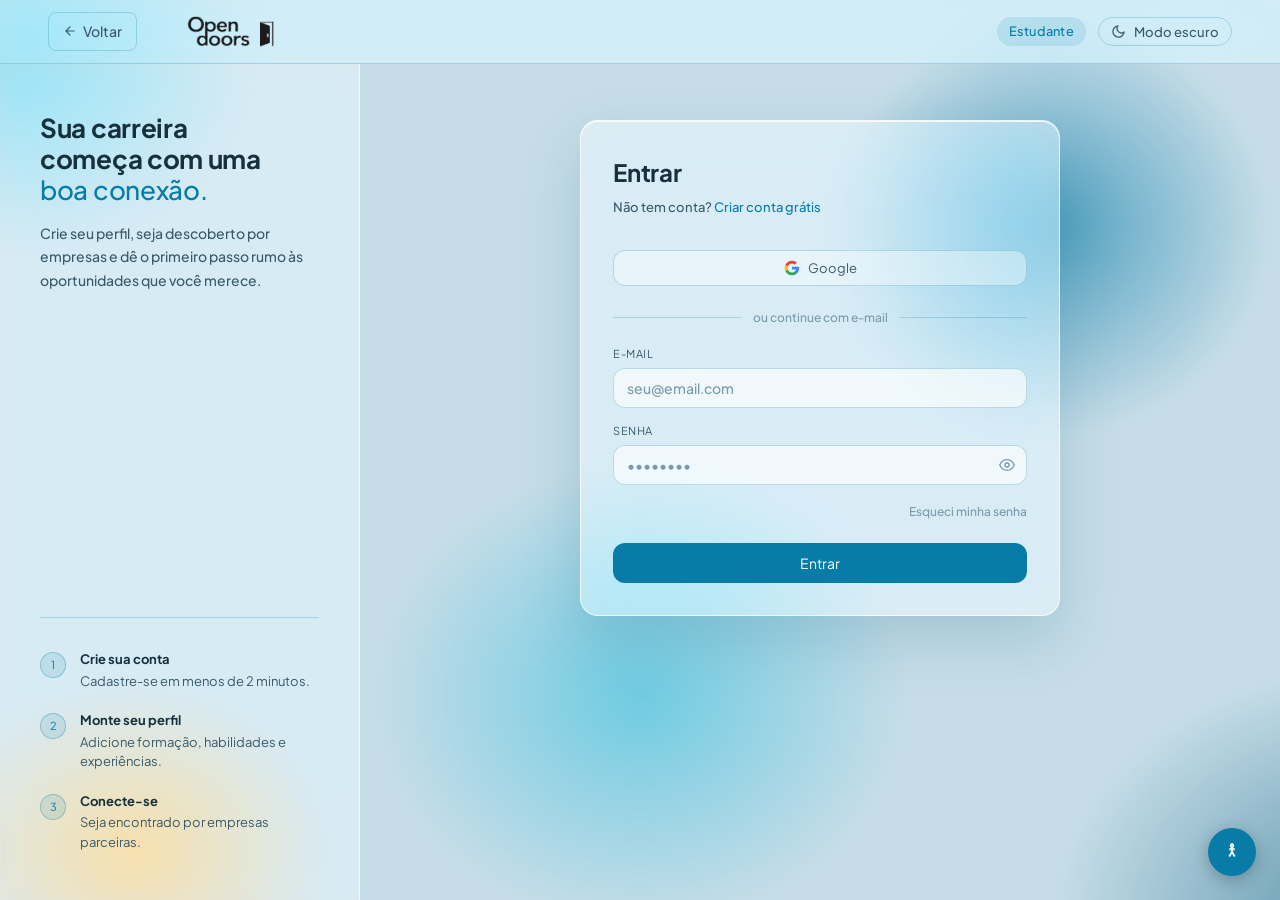
<file: opendoors/Areas/TesteVocacional.html>
<!DOCTYPE html>
<html lang="pt-BR" data-theme="light">

<head>
    <meta charset="UTF-8">
    <meta name="viewport" content="width=device-width, initial-scale=1.0">
    <link rel="stylesheet" href="../mainstyle.css?v=2026-11-25">
    <link rel="stylesheet" href="../maindark.css">
    <link rel="stylesheet" href="menu-estudante.css?v=2026-11-23c">
    <script src="../api-client.js"></script>
    <script src="../maintheme.js" defer></script>
    <script src="../navbar-profile.js?v=2026-11-25" defer></script>
    <script src="menu-estudante.js?v=2026-11-24" defer></script>
    <script src="../acessibilidade.js" defer></script>
    <link rel="icon" href="../images/favicon/favicon-96x96.png" type="image/x-icon">
    <link rel="preconnect" href="https://fonts.googleapis.com">
    <link rel="preconnect" href="https://fonts.gstatic.com" crossorigin>
    <link href="https://fonts.googleapis.com/css2?family=Plus+Jakarta+Sans:wght@300;400;500;600;700&family=Oswald:wght@200..700&display=swap" rel="stylesheet">
    <title>Teste vocacional — Open Doors</title>
    <link rel="stylesheet" href="../vidro.css?v=2026-11-23b">
    <link rel="stylesheet" href="vidro-areas.css?v=2026-11-25">
    <link rel="stylesheet" href="../acessibilidade.css">
</head>

<body>

    <a href="#main-content" class="skip-link">Ir para o conteúdo principal</a>

    <header>
        <nav class="navbar" role="navigation" aria-label="Navegação principal">
            <a href="../OpenDoors.html" class="logo-link" aria-label="Open Doors — página inicial">
                <img src="../images/open-doors-icon.png" alt="" class="logo-img">
            </a>

            <input type="checkbox" id="nav-check">
            <label for="nav-check" class="hamburger" aria-label="Abrir menu de navegação" aria-controls="menuLinks" aria-expanded="false">
                <span></span>
                <span></span>
                <span></span>
            </label>

            <div class="nav-right">
            <ul class="menu-links" id="menuLinks" role="menubar">
                <li role="none"><a href="../OpenDoors.html" role="menuitem">Home</a></li>
                <li role="none"><a href="Vagas.html" role="menuitem">Vagas</a></li>
                <li role="none"><a href="../SobreContato.html" role="menuitem">Sobre nós</a></li>
                <li role="none"><a href="../SobreContato.html#contato" role="menuitem">Contato</a></li>


                <li class="menu-mobile-only menu-divider" role="none"></li>
                <li class="menu-mobile-only" role="none">
                    <a onclick="toggleProfileDrawer(); document.getElementById('nav-check').checked = false;" style="cursor:pointer; display:flex; align-items:center; gap:10px;" role="menuitem">
                        <svg width="16" height="16" viewBox="0 0 24 24" fill="none" stroke="currentColor" stroke-width="2" stroke-linecap="round" stroke-linejoin="round" aria-hidden="true"><circle cx="12" cy="8" r="4"/><path d="M4 20c0-4 3.6-7 8-7s8 3 8 7"/></svg>
                        <span id="mobileProfileLabel">Meu Perfil</span>
                    </a>
                </li>
                <li class="menu-mobile-only" role="none">
                    <a onclick="toggleTheme()" style="cursor:pointer; display:flex; align-items:center; gap:10px;" role="menuitem">
                        <svg class="icon-moon" width="16" height="16" viewBox="0 0 24 24" fill="none" stroke="currentColor" stroke-width="2" stroke-linecap="round" stroke-linejoin="round" aria-hidden="true"><path d="M21 12.79A9 9 0 1111.21 3 7 7 0 0021 12.79z"/></svg>
                        <svg class="icon-sun" width="16" height="16" viewBox="0 0 24 24" fill="none" stroke="currentColor" stroke-width="2" stroke-linecap="round" stroke-linejoin="round" aria-hidden="true"><circle cx="12" cy="12" r="5"/><line x1="12" y1="1" x2="12" y2="3"/><line x1="12" y1="21" x2="12" y2="23"/><line x1="4.22" y1="4.22" x2="5.64" y2="5.64"/><line x1="18.36" y1="18.36" x2="19.78" y2="19.78"/><line x1="1" y1="12" x2="3" y2="12"/><line x1="21" y1="12" x2="23" y2="12"/><line x1="4.22" y1="19.78" x2="5.64" y2="18.36"/><line x1="18.36" y1="5.64" x2="19.78" y2="4.22"/></svg>
                        Modo claro / escuro
                    </a>
                </li>
            </ul>


            <div class="profile-wrap">
                <button class="profile-btn" id="profileBtn"
                    onclick="toggleProfileDrawer()"
                    aria-label="Abrir menu de perfil"
                    aria-haspopup="true"
                    aria-expanded="false"
                    aria-controls="profileDrawer">
                    <svg viewBox="0 0 24 24" fill="none" stroke="currentColor" stroke-width="2" stroke-linecap="round" stroke-linejoin="round" aria-hidden="true">
                        <circle cx="12" cy="8" r="4"/>
                        <path d="M4 20c0-4 3.6-7 8-7s8 3 8 7"/>
                    </svg>
                    <span class="profile-btn__label" id="profileBtnLabel">Entrar</span>
                </button>


                <div class="profile-drawer" id="profileDrawer" role="dialog" aria-label="Menu de perfil" aria-modal="true">


                    <div id="drawerGuest">
                        <p class="drawer-title">Acessar plataforma</p>
                        <a href="../Acesso/Acesso.html#estudante" class="drawer-item">
                            <span class="drawer-item__icon" aria-hidden="true"><svg width="18" height="18" viewBox="0 0 24 24" fill="none" stroke="currentColor" stroke-width="2" stroke-linecap="round" stroke-linejoin="round"><path d="M22 10v6M2 10l10-5 10 5-10 5z"/><path d="M6 12v5c3 3 9 3 12 0v-5"/></svg></span>
                            <span class="drawer-item__text">
                                <strong>Sou Estudante</strong>
                                <small>Acesse vagas e oportunidades</small>
                            </span>
                            <svg class="drawer-item__arrow" viewBox="0 0 24 24" fill="none" stroke="currentColor" stroke-width="2" aria-hidden="true"><polyline points="9 18 15 12 9 6"/></svg>
                        </a>
                        <a href="../Acesso/Acesso.html#empresa" class="drawer-item">
                            <span class="drawer-item__icon" aria-hidden="true"><svg width="18" height="18" viewBox="0 0 24 24" fill="none" stroke="currentColor" stroke-width="2" stroke-linecap="round" stroke-linejoin="round"><path d="M3 9l9-7 9 7v11a2 2 0 01-2 2H5a2 2 0 01-2-2z"/><polyline points="9 22 9 12 15 12 15 22"/></svg></span>
                            <span class="drawer-item__text">
                                <strong>Sou Empresa</strong>
                                <small>Encontre jovens talentos</small>
                            </span>
                            <svg class="drawer-item__arrow" viewBox="0 0 24 24" fill="none" stroke="currentColor" stroke-width="2" aria-hidden="true"><polyline points="9 18 15 12 9 6"/></svg>
                        </a>
                    </div>

                    <div id="drawerStudent" style="display:none">
                        <div class="drawer-user-header">
                            <div class="drawer-avatar" id="drawerAvatar" aria-hidden="true">?</div>
                            <div>
                                <p class="drawer-user-name" id="drawerUserName">Estudante</p>
                                <p class="drawer-user-role">Estudante</p>
                            </div>
                        </div>
                        <a href="MenuEstudante.html" class="drawer-item">
                            <span class="drawer-item__icon" aria-hidden="true"><svg width="18" height="18" viewBox="0 0 24 24" fill="none" stroke="currentColor" stroke-width="2" stroke-linecap="round" stroke-linejoin="round"><path d="M14 2H6a2 2 0 00-2 2v16a2 2 0 002 2h12a2 2 0 002-2V8z"/><polyline points="14 2 14 8 20 8"/><line x1="16" y1="13" x2="8" y2="13"/><line x1="16" y1="17" x2="8" y2="17"/><polyline points="10 9 9 9 8 9"/></svg></span>
                            <span class="drawer-item__text">
                                <strong>Meu Perfil</strong>
                                <small>Vagas, candidaturas e dados</small>
                            </span>
                            <svg class="drawer-item__arrow" viewBox="0 0 24 24" fill="none" stroke="currentColor" stroke-width="2" aria-hidden="true"><polyline points="9 18 15 12 9 6"/></svg>
                        </a>
                        <button class="drawer-logout" onclick="logoutStudent()">
                            <svg viewBox="0 0 24 24" fill="none" stroke="currentColor" stroke-width="2" stroke-linecap="round" stroke-linejoin="round" aria-hidden="true"><path d="M9 21H5a2 2 0 01-2-2V5a2 2 0 012-2h4"/><polyline points="16 17 21 12 16 7"/><line x1="21" y1="12" x2="9" y2="12"/></svg>
                            Desconectar
                        </button>
                    </div>
                </div>
                <div class="profile-overlay" id="profileOverlay" onclick="closeProfileDrawer()" aria-hidden="true"></div>
            </div>

            <button class="theme-toggle-nav" onclick="toggleTheme()" aria-label="Alternar modo escuro">
                <svg class="icon-moon" viewBox="0 0 24 24" fill="none" stroke="currentColor" stroke-width="2" stroke-linecap="round" stroke-linejoin="round" aria-hidden="true">
                    <path d="M21 12.79A9 9 0 1111.21 3 7 7 0 0021 12.79z"/>
                </svg>
                <svg class="icon-sun" viewBox="0 0 24 24" fill="none" stroke="currentColor" stroke-width="2" stroke-linecap="round" stroke-linejoin="round" aria-hidden="true">
                    <circle cx="12" cy="12" r="5"/>
                    <line x1="12" y1="1"  x2="12" y2="3"/>  <line x1="12" y1="21" x2="12" y2="23"/>
                    <line x1="4.22" y1="4.22"  x2="5.64" y2="5.64"/>  <line x1="18.36" y1="18.36" x2="19.78" y2="19.78"/>
                    <line x1="1"  y1="12" x2="3"  y2="12"/>  <line x1="21" y1="12" x2="23" y2="12"/>
                    <line x1="4.22" y1="19.78" x2="5.64" y2="18.36"/>  <line x1="18.36" y1="5.64" x2="19.78" y2="4.22"/>
                </svg>
                <span>Modo escuro</span>
            </button>
            </div>
        </nav>
    </header>

    <nav class="me-abas" aria-label="Seções da sua área">
        <a href="MenuEstudante.html" class="me-aba">Painel</a>
        <a href="Vagas.html" class="me-aba">Vagas</a>
        <a href="TesteVocacional.html" class="me-aba" aria-current="page">Teste vocacional</a>
        <a href="Curriculo.html" class="me-aba">Currículo</a>
    </nav>

    <main id="main-content">

        <section class="me-pagina">
            <h1>Teste vocacional</h1>
            <p>Responda com calma: o resultado entra no cálculo de compatibilidade com cada vaga.</p>
        </section>

        <section class="me-section me-section--last" id="teste-vocacional" aria-labelledby="voc-title">
            <div class="me-section__header">
                <h2 id="voc-title">Teste Vocacional</h2>
                <span class="me-badge me-badge--warn" id="voc-badge">Obrigatório</span>
            </div>


            <div id="voc-intro" class="voc-intro">
                <div class="voc-intro__icon" aria-hidden="true"><svg width="48" height="48" viewBox="0 0 24 24" fill="none" stroke="currentColor" stroke-width="1.5" stroke-linecap="round" stroke-linejoin="round"><circle cx="12" cy="12" r="10"/><polygon points="16.24 7.76 14.12 14.12 7.76 16.24 9.88 9.88 16.24 7.76" fill="currentColor" stroke="none" opacity="0.3"/><polygon points="16.24 7.76 14.12 14.12 7.76 16.24 9.88 9.88 16.24 7.76"/><circle cx="12" cy="12" r="1" fill="currentColor"/></svg></div>
                <h3>Descubra sua área ideal</h3>
                <p>Responda algumas perguntas rápidas sobre seus interesses e habilidades. Com base nas suas respostas, vamos recomendar as áreas de atuação e vagas mais alinhadas ao seu perfil.</p>
                <div class="voc-intro__meta">
                    <span><strong id="voc-total-intro">45</strong> perguntas</span>
                    <span><strong>~5</strong> minutos</span>
                    <span>Pode refazer quando quiser</span>
                </div>
                    <button id="vocStartBtn" class="me-btn me-btn--primary" aria-label="Iniciar teste vocacional">Iniciar teste</button>
            </div>


            <div id="voc-test" class="voc-test" style="display:none" aria-live="polite">


                <div class="voc-progress" role="group" aria-label="Progresso do teste">
                    <div class="voc-progress__bar" role="progressbar" id="vocProgressBar"
                         aria-valuenow="0" aria-valuemin="0" aria-valuemax="100" aria-label="Progresso">
                        <div class="voc-progress__fill" id="vocProgressFill" style="width:0%"></div>
                    </div>
                    <span class="voc-progress__label">Pergunta <strong id="vocQNum">1</strong> de <strong class="voc-total">45</strong></span>
                </div>

                <div class="voc-question-wrap" id="vocQuestionWrap">
                    <p class="voc-question__type" id="vocQType"></p>
                    <h3 class="voc-question__text" id="vocQText"></h3>
                    <div class="voc-options" id="vocOptions" role="group" aria-labelledby="vocQText"></div>
                </div>

                <div class="voc-nav">
                    <button class="me-btn me-btn--ghost" id="vocBtnBack" onclick="vocBack()" aria-label="Pergunta anterior" style="visibility:hidden">← Anterior</button>
                    <button class="me-btn me-btn--primary" id="vocBtnNext" onclick="vocNext()" aria-label="Próxima pergunta" disabled>Próxima →</button>
                </div>
            </div>


            <div id="voc-result" class="voc-result" style="display:none" aria-live="polite">
                <div class="voc-result__header">
                    <div class="voc-result__icon" aria-hidden="true"><svg width="32" height="32" viewBox="0 0 24 24" fill="none" stroke="currentColor" stroke-width="1.5" stroke-linecap="round" stroke-linejoin="round"><circle cx="12" cy="12" r="10"/><circle cx="12" cy="12" r="6"/><circle cx="12" cy="12" r="2"/></svg></div>
                    <h3>Seu perfil vocacional</h3>
                    <p id="vocResultDesc"></p>
                </div>
                <div class="voc-areas" id="vocAreas" role="list" aria-label="Áreas recomendadas"></div>
                <div class="voc-result__actions">
                    <button class="me-btn me-btn--ghost" onclick="vocRestart()" aria-label="Refazer o teste">Refazer teste</button>
                    <a href="Vagas.html" class="me-btn me-btn--primary">Ver vagas recomendadas</a>
                </div>
            </div>

        </section>

    </main>

    <div class="me-modal-backdrop" id="meModalBackdrop" hidden>
        <div class="me-modal" role="dialog" aria-modal="true" aria-labelledby="meModalTitle">
            <div class="me-modal__header">
                <h3 id="meModalTitle">Editar</h3>
                <button type="button" id="meModalClose" class="me-btn me-btn--ghost me-btn--sm" aria-label="Fechar">Fechar</button>
            </div>
            <div class="me-modal__body" id="meModalBody"></div>
            <div class="me-modal__footer" id="meModalFooter"></div>
        </div>
    </div>

    <footer class="footer-strip">
        <p>© 2025 Powered by Conexa. Todos os direitos reservados.</p>
        <div class="footer-links">
            <a href="#">Privacidade</a>
            <a href="#">Termos</a>
            <a href="../SobreContato.html#contato">Contato</a>
        </div>
    </footer>

</body>
</html>
</file>
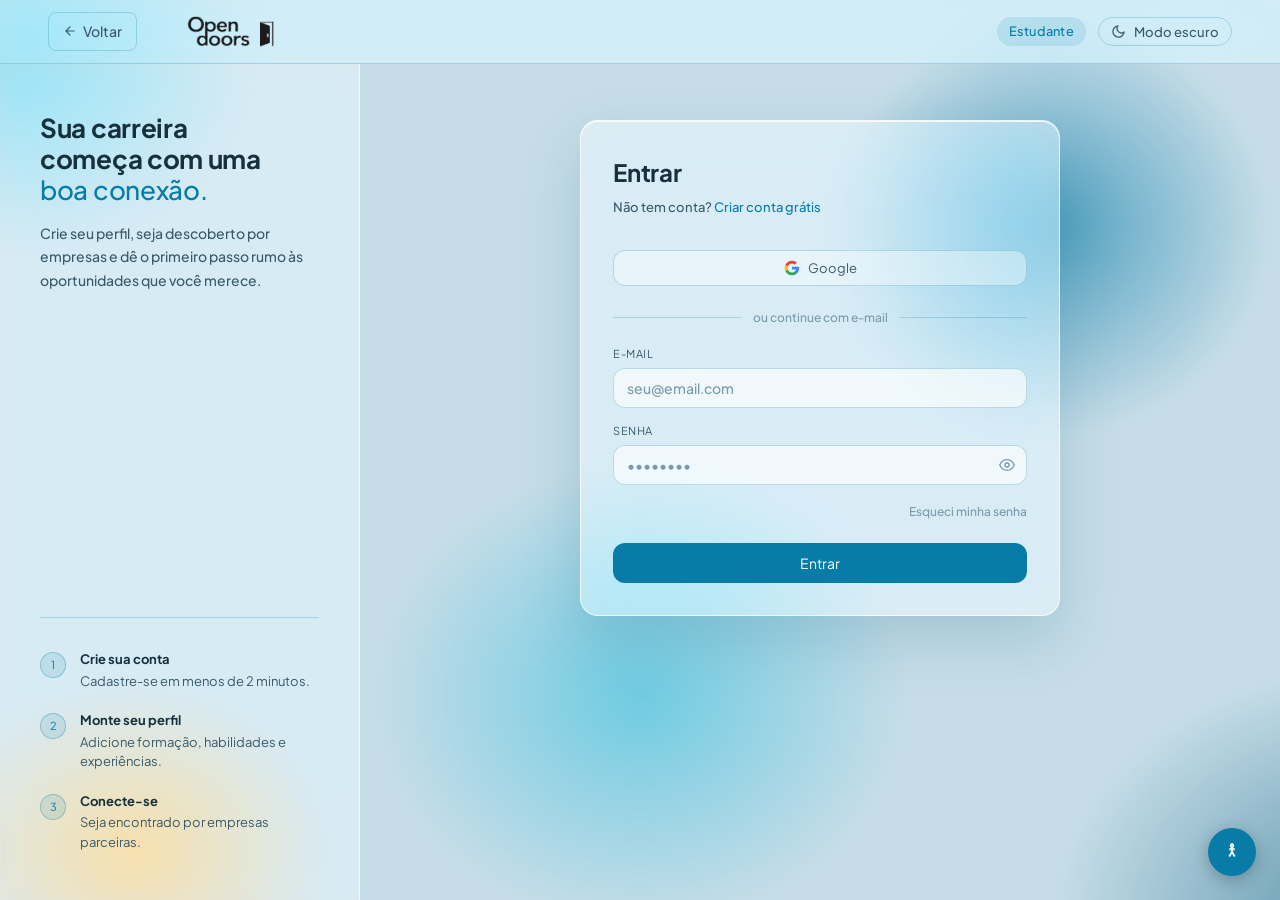
<file: opendoors/Areas/Vagas.html>
<!DOCTYPE html>
<html lang="pt-BR" data-theme="light">

<head>
    <meta charset="UTF-8">
    <meta name="viewport" content="width=device-width, initial-scale=1.0">
    <link rel="stylesheet" href="../mainstyle.css?v=2026-11-25">
    <link rel="stylesheet" href="../maindark.css">
    <link rel="stylesheet" href="menu-estudante.css?v=2026-11-23c">
    <script src="../api-client.js"></script>
    <script src="../maintheme.js" defer></script>
    <script src="../navbar-profile.js?v=2026-11-25" defer></script>
    <script src="menu-estudante.js?v=2026-11-24" defer></script>
    <script src="../acessibilidade.js" defer></script>
    <link rel="icon" href="../images/favicon/favicon-96x96.png" type="image/x-icon">
    <link rel="preconnect" href="https://fonts.googleapis.com">
    <link rel="preconnect" href="https://fonts.gstatic.com" crossorigin>
    <link href="https://fonts.googleapis.com/css2?family=Plus+Jakarta+Sans:wght@300;400;500;600;700&family=Oswald:wght@200..700&display=swap" rel="stylesheet">
    <title>Vagas — Open Doors</title>
    <link rel="stylesheet" href="../vidro.css?v=2026-11-23b">
    <link rel="stylesheet" href="vidro-areas.css?v=2026-11-25">
    <link rel="stylesheet" href="../acessibilidade.css">
</head>

<body>

    <a href="#main-content" class="skip-link">Ir para o conteúdo principal</a>

    <header>
        <nav class="navbar" role="navigation" aria-label="Navegação principal">
            <a href="../OpenDoors.html" class="logo-link" aria-label="Open Doors — página inicial">
                <img src="../images/open-doors-icon.png" alt="" class="logo-img">
            </a>

            <input type="checkbox" id="nav-check">
            <label for="nav-check" class="hamburger" aria-label="Abrir menu de navegação" aria-controls="menuLinks" aria-expanded="false">
                <span></span>
                <span></span>
                <span></span>
            </label>

            <div class="nav-right">
            <ul class="menu-links" id="menuLinks" role="menubar">
                <li role="none"><a href="../OpenDoors.html" role="menuitem">Home</a></li>
                <li role="none"><a href="Vagas.html" role="menuitem">Vagas</a></li>
                <li role="none"><a href="../SobreContato.html" role="menuitem">Sobre nós</a></li>
                <li role="none"><a href="../SobreContato.html#contato" role="menuitem">Contato</a></li>


                <li class="menu-mobile-only menu-divider" role="none"></li>
                <li class="menu-mobile-only" role="none">
                    <a onclick="toggleProfileDrawer(); document.getElementById('nav-check').checked = false;" style="cursor:pointer; display:flex; align-items:center; gap:10px;" role="menuitem">
                        <svg width="16" height="16" viewBox="0 0 24 24" fill="none" stroke="currentColor" stroke-width="2" stroke-linecap="round" stroke-linejoin="round" aria-hidden="true"><circle cx="12" cy="8" r="4"/><path d="M4 20c0-4 3.6-7 8-7s8 3 8 7"/></svg>
                        <span id="mobileProfileLabel">Meu Perfil</span>
                    </a>
                </li>
                <li class="menu-mobile-only" role="none">
                    <a onclick="toggleTheme()" style="cursor:pointer; display:flex; align-items:center; gap:10px;" role="menuitem">
                        <svg class="icon-moon" width="16" height="16" viewBox="0 0 24 24" fill="none" stroke="currentColor" stroke-width="2" stroke-linecap="round" stroke-linejoin="round" aria-hidden="true"><path d="M21 12.79A9 9 0 1111.21 3 7 7 0 0021 12.79z"/></svg>
                        <svg class="icon-sun" width="16" height="16" viewBox="0 0 24 24" fill="none" stroke="currentColor" stroke-width="2" stroke-linecap="round" stroke-linejoin="round" aria-hidden="true"><circle cx="12" cy="12" r="5"/><line x1="12" y1="1" x2="12" y2="3"/><line x1="12" y1="21" x2="12" y2="23"/><line x1="4.22" y1="4.22" x2="5.64" y2="5.64"/><line x1="18.36" y1="18.36" x2="19.78" y2="19.78"/><line x1="1" y1="12" x2="3" y2="12"/><line x1="21" y1="12" x2="23" y2="12"/><line x1="4.22" y1="19.78" x2="5.64" y2="18.36"/><line x1="18.36" y1="5.64" x2="19.78" y2="4.22"/></svg>
                        Modo claro / escuro
                    </a>
                </li>
            </ul>


            <div class="profile-wrap">
                <button class="profile-btn" id="profileBtn"
                    onclick="toggleProfileDrawer()"
                    aria-label="Abrir menu de perfil"
                    aria-haspopup="true"
                    aria-expanded="false"
                    aria-controls="profileDrawer">
                    <svg viewBox="0 0 24 24" fill="none" stroke="currentColor" stroke-width="2" stroke-linecap="round" stroke-linejoin="round" aria-hidden="true">
                        <circle cx="12" cy="8" r="4"/>
                        <path d="M4 20c0-4 3.6-7 8-7s8 3 8 7"/>
                    </svg>
                    <span class="profile-btn__label" id="profileBtnLabel">Entrar</span>
                </button>


                <div class="profile-drawer" id="profileDrawer" role="dialog" aria-label="Menu de perfil" aria-modal="true">


                    <div id="drawerGuest">
                        <p class="drawer-title">Acessar plataforma</p>
                        <a href="../Acesso/Acesso.html#estudante" class="drawer-item">
                            <span class="drawer-item__icon" aria-hidden="true"><svg width="18" height="18" viewBox="0 0 24 24" fill="none" stroke="currentColor" stroke-width="2" stroke-linecap="round" stroke-linejoin="round"><path d="M22 10v6M2 10l10-5 10 5-10 5z"/><path d="M6 12v5c3 3 9 3 12 0v-5"/></svg></span>
                            <span class="drawer-item__text">
                                <strong>Sou Estudante</strong>
                                <small>Acesse vagas e oportunidades</small>
                            </span>
                            <svg class="drawer-item__arrow" viewBox="0 0 24 24" fill="none" stroke="currentColor" stroke-width="2" aria-hidden="true"><polyline points="9 18 15 12 9 6"/></svg>
                        </a>
                        <a href="../Acesso/Acesso.html#empresa" class="drawer-item">
                            <span class="drawer-item__icon" aria-hidden="true"><svg width="18" height="18" viewBox="0 0 24 24" fill="none" stroke="currentColor" stroke-width="2" stroke-linecap="round" stroke-linejoin="round"><path d="M3 9l9-7 9 7v11a2 2 0 01-2 2H5a2 2 0 01-2-2z"/><polyline points="9 22 9 12 15 12 15 22"/></svg></span>
                            <span class="drawer-item__text">
                                <strong>Sou Empresa</strong>
                                <small>Encontre jovens talentos</small>
                            </span>
                            <svg class="drawer-item__arrow" viewBox="0 0 24 24" fill="none" stroke="currentColor" stroke-width="2" aria-hidden="true"><polyline points="9 18 15 12 9 6"/></svg>
                        </a>
                    </div>

                    <div id="drawerStudent" style="display:none">
                        <div class="drawer-user-header">
                            <div class="drawer-avatar" id="drawerAvatar" aria-hidden="true">?</div>
                            <div>
                                <p class="drawer-user-name" id="drawerUserName">Estudante</p>
                                <p class="drawer-user-role">Estudante</p>
                            </div>
                        </div>
                        <a href="MenuEstudante.html" class="drawer-item">
                            <span class="drawer-item__icon" aria-hidden="true"><svg width="18" height="18" viewBox="0 0 24 24" fill="none" stroke="currentColor" stroke-width="2" stroke-linecap="round" stroke-linejoin="round"><path d="M14 2H6a2 2 0 00-2 2v16a2 2 0 002 2h12a2 2 0 002-2V8z"/><polyline points="14 2 14 8 20 8"/><line x1="16" y1="13" x2="8" y2="13"/><line x1="16" y1="17" x2="8" y2="17"/><polyline points="10 9 9 9 8 9"/></svg></span>
                            <span class="drawer-item__text">
                                <strong>Meu Perfil</strong>
                                <small>Vagas, candidaturas e dados</small>
                            </span>
                            <svg class="drawer-item__arrow" viewBox="0 0 24 24" fill="none" stroke="currentColor" stroke-width="2" aria-hidden="true"><polyline points="9 18 15 12 9 6"/></svg>
                        </a>
                        <button class="drawer-logout" onclick="logoutStudent()">
                            <svg viewBox="0 0 24 24" fill="none" stroke="currentColor" stroke-width="2" stroke-linecap="round" stroke-linejoin="round" aria-hidden="true"><path d="M9 21H5a2 2 0 01-2-2V5a2 2 0 012-2h4"/><polyline points="16 17 21 12 16 7"/><line x1="21" y1="12" x2="9" y2="12"/></svg>
                            Desconectar
                        </button>
                    </div>
                </div>
                <div class="profile-overlay" id="profileOverlay" onclick="closeProfileDrawer()" aria-hidden="true"></div>
            </div>

            <button class="theme-toggle-nav" onclick="toggleTheme()" aria-label="Alternar modo escuro">
                <svg class="icon-moon" viewBox="0 0 24 24" fill="none" stroke="currentColor" stroke-width="2" stroke-linecap="round" stroke-linejoin="round" aria-hidden="true">
                    <path d="M21 12.79A9 9 0 1111.21 3 7 7 0 0021 12.79z"/>
                </svg>
                <svg class="icon-sun" viewBox="0 0 24 24" fill="none" stroke="currentColor" stroke-width="2" stroke-linecap="round" stroke-linejoin="round" aria-hidden="true">
                    <circle cx="12" cy="12" r="5"/>
                    <line x1="12" y1="1"  x2="12" y2="3"/>  <line x1="12" y1="21" x2="12" y2="23"/>
                    <line x1="4.22" y1="4.22"  x2="5.64" y2="5.64"/>  <line x1="18.36" y1="18.36" x2="19.78" y2="19.78"/>
                    <line x1="1"  y1="12" x2="3"  y2="12"/>  <line x1="21" y1="12" x2="23" y2="12"/>
                    <line x1="4.22" y1="19.78" x2="5.64" y2="18.36"/>  <line x1="18.36" y1="5.64" x2="19.78" y2="4.22"/>
                </svg>
                <span>Modo escuro</span>
            </button>
            </div>
        </nav>
    </header>

    <nav class="me-abas" aria-label="Seções da sua área">
        <a href="MenuEstudante.html" class="me-aba">Painel</a>
        <a href="Vagas.html" class="me-aba" aria-current="page">Vagas</a>
        <a href="TesteVocacional.html" class="me-aba">Teste vocacional</a>
        <a href="Curriculo.html" class="me-aba">Currículo</a>
    </nav>

    <main id="main-content">

        <section class="me-pagina">
            <h1>Vagas</h1>
            <p>As vagas que mais combinam com o seu perfil, ordenadas pela IA, e o andamento das suas candidaturas.</p>
        </section>

        <section class="me-section" id="vagas" aria-labelledby="vagas-title">
            <div class="me-section__header">
                <h2 id="vagas-title">Vagas recomendadas</h2>
                <button class="me-link" onclick="verTodasVagas()" style="background:none;border:none;cursor:pointer;font:inherit">Ver todas</button>
            </div>
            <div class="me-vagas" role="list" aria-label="Lista de vagas recomendadas">
                <p class="me-vaga__desc">Carregando vagas recomendadas…</p>
            </div>
        </section>

        <section class="me-section me-section--last" aria-labelledby="candidaturas-title">
            <div class="me-section__header">
                <h2 id="candidaturas-title">Minhas candidaturas</h2>
            </div>
            <div class="me-candidaturas" id="candidaturasLista" role="list" aria-label="Suas candidaturas ativas">
                <div class="me-candidaturas__empty" id="candidaturasEmpty">
                    <svg width="36" height="36" viewBox="0 0 24 24" fill="none" stroke="currentColor" stroke-width="1.5" aria-hidden="true"><rect x="2" y="7" width="20" height="15" rx="2"/><path d="M16 7V5a2 2 0 00-2-2h-4a2 2 0 00-2 2v2"/></svg>
                    <p>Você ainda não se candidatou a nenhuma vaga.</p>
                    <small>Candidate-se às vagas recomendadas acima para acompanhar aqui.</small>
                </div>
            </div>
        </section>

    </main>

    <div class="me-modal-backdrop" id="meModalBackdrop" hidden>
        <div class="me-modal" role="dialog" aria-modal="true" aria-labelledby="meModalTitle">
            <div class="me-modal__header">
                <h3 id="meModalTitle">Editar</h3>
                <button type="button" id="meModalClose" class="me-btn me-btn--ghost me-btn--sm" aria-label="Fechar">Fechar</button>
            </div>
            <div class="me-modal__body" id="meModalBody"></div>
            <div class="me-modal__footer" id="meModalFooter"></div>
        </div>
    </div>

    <footer class="footer-strip">
        <p>© 2025 Powered by Conexa. Todos os direitos reservados.</p>
        <div class="footer-links">
            <a href="#">Privacidade</a>
            <a href="#">Termos</a>
            <a href="../SobreContato.html#contato">Contato</a>
        </div>
    </footer>

</body>
</html>
</file>
<file: opendoors/mainstyle.css>
/* ESTILO GERAL DO SITE */

*, *::before, *::after {
    margin: 0; padding: 0; box-sizing: border-box;
}

*, *::before, *::after {
    font-family: "Plus Jakarta Sans", "Plus Jakarta Sans", "DM Sans", sans-serif !important;
    font-weight: 400 !important;
}

p, span, li, a, input, textarea, select {
    font-weight: 500 !important;
}

h1, h2, h3, h4, h5, h6, strong, b {
    font-weight: 700 !important;
}

@media (prefers-reduced-motion: reduce) {
    *, *::before, *::after {
        animation-duration: 0.01ms !important;
        animation-iteration-count: 1 !important;
        transition-duration: 0.01ms !important;
        scroll-behavior: auto !important;
    }
}

:root {
    --blue:        #0a82a8;
    --blue-dark:   #066a8a;
    --blue-light:  #e7f1ef;
    --accent:      #0065FF;
    --gold:        #f5a623;
    --white:       #c6dde8;
    --gray-100:    #f1f4f3;
    --gray-200:    #c9d3d0;
    --gray-400:    #9aa8b4;
    --gray-700:    #3a4a56;
    --text:        #16313d;
    --radius-sm:   8px;
    --radius-md:   16px;
    --radius-lg:   28px;
    --shadow-sm:   0 2px 10px rgba(9, 45, 58, .10);
    --shadow-md:   0 10px 28px rgba(9, 45, 58, .16);
    --shadow-lg:   0 20px 56px rgba(9, 45, 58, .22);
    --nav-h:       64px;
    --transition:  0.18s ease;
}

html { scroll-behavior: smooth; }


.skip-link {
    position: absolute;
    top: -56px;
    left: 16px;
    background: var(--blue);
    color: #fff;
    padding: 10px 20px;
    border-radius: 0 0 var(--radius-sm) var(--radius-sm);
    font-size: 0.88rem;
    font-weight: 600;
    text-decoration: none;
    z-index: 9999;
    transition: top 0.2s ease;
}
.skip-link:focus {
    top: 0;
    outline: 2px solid #fff;
    outline-offset: 2px;
}


:focus-visible {
    outline: 2px solid var(--blue);
    outline-offset: 3px;
    border-radius: var(--radius-sm);
}
a:focus-visible,
button:focus-visible,
[tabindex]:focus-visible {
    outline: 2px solid var(--blue);
    outline-offset: 3px;
    border-radius: var(--radius-sm);
}

body {
    font-family: "Plus Jakarta Sans", "Plus Jakarta Sans", "DM Sans", sans-serif;
    font-weight: 400;
    color: var(--text);
    background: var(--white);
    overflow-x: hidden;
    padding-top: var(--nav-h);
}

section,
.mural,
.footer-strip,
.modal-panel {
    border: 1px solid rgba(10, 130, 168, 0.16);
    box-shadow: var(--shadow-sm);
}


/* PAGINA PRINCIPAL - HOME PAGE */

/* BARRA DE NAVEGAÇÃO */

.logo-link {
    display: flex;
    align-items: center;
    text-decoration: none;
    flex-shrink: 0;
    /* A imagem do logo (160px, com muita margem transparente) passa da navbar.
       O clique fica só na altura da navbar; o que sobra da imagem deixa o clique
       passar para o que está embaixo (ex.: as abas da área do estudante). */
    height: var(--nav-h);
}
.logo-link .logo-img { pointer-events: none; }

.logo-img {
    height: 160px;
    padding-top: 12px;
    width: auto;
}

.navbar {
    position: fixed;
    top: 0; left: 0; width: 100%;
    height: var(--nav-h);
    background:#e0f7ff;
    backdrop-filter: blur(12px);
    -webkit-backdrop-filter: blur(12px);
    border-bottom: 1px solid var(--gray-200);
    display: flex;
    align-items: center;
    justify-content: space-between;
    padding: 0 clamp(20px, 5vw, 60px);
    z-index: 1000;
}

.nav-right {
    display: flex;
    align-items: center;
    gap: 6px;
}

.menu-mobile-only { display: none; }

.menu-links {
    display: flex;
    list-style: none;
    align-items: center;
    gap: 4px;
}

.menu-links li a {
    font-family: "Plus Jakarta Sans", "DM Sans", sans-serif;
    font-size: 0.95rem;
    font-weight: 500;
    color: var(--gray-700);
    text-decoration: none;
    padding: 8px 16px;
    border-radius: var(--radius-sm);
    transition: var(--transition);
    letter-spacing: 0.01em;
}

.menu-links li a:hover {
    color: var(--blue);
    background: var(--blue-light);
}

#nav-check { display: none; }

.hamburger {
    display: none;
    flex-direction: column;
    gap: 5px;
    cursor: pointer;
    padding: 6px;
    border-radius: var(--radius-sm);
    transition: var(--transition);
}

.hamburger span {
    display: block;
    width: 22px; height: 2px;
    background: var(--blue-dark);
    border-radius: 2px;
    transition: var(--transition);
}

#nav-check:checked ~ .hamburger span:nth-child(1) { transform: translateY(7px) rotate(45deg); }
#nav-check:checked ~ .hamburger span:nth-child(2) { opacity: 0; }
#nav-check:checked ~ .hamburger span:nth-child(3) { transform: translateY(-7px) rotate(-45deg); }


/* TOPO DO SITE */

.topo-site {
    min-height: calc(100vh - var(--nav-h));
    display: flex;
    flex-direction: column;
    align-items: center;
    justify-content: center;
    padding: clamp(40px, 8vw, 100px) clamp(20px, 5vw, 60px);
    text-align: center;
    position: relative;
    overflow: hidden;
}

.topo-site::before {
    content: '';
    position: absolute;
    inset: 0;
    background:
        radial-gradient(ellipse 80% 60% at 50% -10%, rgba(8,124,167,.07) 0%, transparent 70%),
        radial-gradient(ellipse 40% 40% at 10% 80%, rgba(0,101,255,.05) 0%, transparent 60%);
    pointer-events: none;
}

.topo-site h1 {
    font-family: "Oswald", sans-serif;
    font-size: clamp(2.4rem, 6vw, 4.8rem);
    font-weight: 600;
    line-height: 1.1;
    color: var(--text);
    max-width: 800px;
    margin: 0 auto 20px;
    letter-spacing: -0.01em;
}

.topo-site h1 em {
    font-style: normal;
    color: var(--blue);
}

.msg-sub {
    font-size: clamp(1rem, 2vw, 1.15rem);
    color: var(--gray-400);
    max-width: 480px;
    margin: 0 auto 52px;
    line-height: 1.65;
}


/* SEÇÃO MURAL */

.mural {
    padding: clamp(48px, 8vw, 96px) clamp(20px, 5vw, 60px);
}

.mural-carousel {
    position: relative;
    width: 100%;
    height: clamp(240px, 38vw, 420px);
    border-radius: var(--radius-md);
    overflow: hidden;
    box-shadow: var(--shadow-md);
    background: var(--gray-100);
}

.mural-track {
    display: flex;
    height: 100%;
    transition: transform 0.55s cubic-bezier(.77,0,.175,1);
}

.mural-slide {
    min-width: 100%; height: 100%;
    display: flex; align-items: center; justify-content: center;
    flex-direction: column; gap: 10px;
}

.mural-slide--empty {
    background: var(--gray-100);
    border: 2px dashed var(--gray-200);
    color: var(--gray-400);
}
.mural-slide--empty span   { font-size: 2.2rem; opacity: 0.5; }
.mural-slide--empty strong { font-size: 0.95rem; font-family: "Plus Jakarta Sans", "DM Sans", sans-serif; }
.mural-slide--empty small  { font-size: 0.78rem; opacity: 0.7; }


.mural-arrow {
    position: absolute;
    top: 50%; transform: translateY(-50%);
    background: rgba(255,255,255,.9);
    border: 1px solid var(--gray-200);
    cursor: pointer;
    width: 40px; height: 40px;
    border-radius: 50%;
    font-size: 1.1rem;
    color: var(--gray-700);
    box-shadow: var(--shadow-sm);
    z-index: 10;
    display: flex; align-items: center; justify-content: center;
    transition: var(--transition);
}
.mural-arrow:hover   { background: var(--blue); color: #fff; border-color: var(--blue); }
.mural-arrow--left   { left: 14px; }
.mural-arrow--right  { right: 14px; }


.mural-bottom {
    display: flex;
    flex-direction: column;
    align-items: center;
    gap: 14px;
    margin-top: 18px;
}

.mural-dots { display: flex; gap: 6px; align-items: center; }

.mural-dot {
    width: 8px; height: 8px;
    border-radius: 50%;
    background: var(--gray-200);
    cursor: pointer;
    transition: var(--transition);
}
.mural-dot--active { background: var(--blue); transform: scale(1.3); }

.mural-pause-btn {
    background: none;
    border: 1px solid var(--gray-200);
    border-radius: var(--radius-sm);
    cursor: pointer;
    color: var(--gray-700);
    font-size: 0.7rem;
    padding: 0 7px;
    height: 20px;
    line-height: 1;
    align-self: center;
    flex-shrink: 0;
    transition: var(--transition);
    margin-left: 4px;
}
.mural-pause-btn:hover { border-color: var(--blue); color: var(--blue); }

[data-theme="dark"] .mural-pause-btn {
    border-color: rgba(255,255,255,0.12);
    color: #8a909e;
}
[data-theme="dark"] .mural-pause-btn:hover {
    border-color: #087CA7;
    color: #087CA7;
}

.mural-thumbs {
    display: flex; gap: 10px; flex-wrap: wrap; justify-content: center;
}

.mural-thumb {
    width: 100px; height: 54px;
    border-radius: var(--radius-sm);
    border: 2px solid var(--gray-200);
    background: var(--gray-100);
    cursor: pointer;
    display: flex; align-items: center; justify-content: center;
    font-size: 0.72rem; font-weight: 600;
    color: var(--gray-400);
    font-family: "Plus Jakarta Sans", "DM Sans", sans-serif;
    transition: var(--transition);
}
.mural-thumb:hover        { transform: scale(1.04); border-color: var(--blue); }
.mural-thumb--active      { border-color: var(--blue); color: var(--blue); background: var(--blue-light); }


/* SEÇÃO APOIADORES */

.apoiadores {
    padding: clamp(40px, 6vw, 72px) 0;
    background: var(--white);
}

.apoiadores-inner,
.apoiadores h2 {
    padding: 0 clamp(20px, 5vw, 60px);
}

.carousel-wrapper {
    overflow: hidden;
    width: 100%;
    mask-image: linear-gradient(90deg, transparent, black 8%, black 92%, transparent);
    -webkit-mask-image: linear-gradient(90deg, transparent, black 8%, black 92%, transparent);
}

.carousel-imagens {
    display: flex;
    gap: 16px;
}

.carousel-imagens img {
    min-width: 260px;
    height: 110px;
    object-fit: cover;
    flex-shrink: 0;
    border-radius: var(--radius-sm);
    border: 1px solid var(--gray-200);
    opacity: 0.85;
    transition: var(--transition);
}
.carousel-imagens img:hover { opacity: 2; }


/* SEÇÃO RODAPÉ */

.footer-strip {
    padding: 28px clamp(20px, 5vw, 60px);
    display: flex;
    align-items: center;
    justify-content: space-between;
    gap: 16px;
    flex-wrap: wrap;
    border-top: 1px solid var(--gray-200);
}
.footer-strip p { font-size: 0.82rem; color: var(--gray-400); }
.footer-strip a { font-size: 0.82rem; color: var(--blue); text-decoration: none; }

.footer-links { display: flex; gap: 20px; }

/* FIM DA PAGINA PRINCIPAL - HOME PAGE */


/* ── BOTÃO DE PERFIL ── */

.profile-wrap {
    position: relative;
    flex-shrink: 0;
}

.profile-btn {
    display: flex;
    align-items: center;
    gap: 7px;
    background: none;
    border: 1px solid var(--gray-200);
    border-radius: var(--radius-lg);
    padding: 5px 13px 5px 9px;
    cursor: pointer;
    color: var(--gray-700);
    font-family: "Plus Jakarta Sans", "DM Sans", sans-serif;
    font-size: 0.82rem;
    font-weight: 500;
    transition: var(--transition);
}
.profile-btn:hover {
    border-color: var(--blue);
    color: var(--blue);
}
.profile-btn svg {
    width: 16px;
    height: 16px;
    flex-shrink: 0;
}
.profile-btn--active {
    border-color: var(--blue);
    color: var(--blue);
    background: var(--blue-light);
}

/* GAVETA */

.profile-drawer {
    position: absolute;
    top: calc(100% + 10px);
    right: 0;
    width: 260px;
    background: var(--white);
    border: 1px solid var(--gray-200);
    border-radius: var(--radius-md);
    box-shadow: var(--shadow-md);
    padding: 12px;
    z-index: 2000;
    opacity: 0;
    transform: translateY(-8px) scale(0.97);
    pointer-events: none;
    transition: opacity 0.2s ease, transform 0.2s ease;
}
.profile-drawer.open {
    opacity: 1;
    transform: translateY(0) scale(1);
    pointer-events: all;
}

.profile-overlay {
    display: none;
    position: fixed;
    inset: 0;
    z-index: 1999;
}
.profile-overlay.open { display: block; }

.drawer-title {
    font-size: 0.72rem;
    font-weight: 600;
    color: var(--gray-400);
    text-transform: uppercase;
    letter-spacing: 0.06em;
    padding: 4px 8px 10px;
}

.drawer-item {
    display: flex;
    align-items: center;
    gap: 10px;
    padding: 10px 10px;
    border-radius: var(--radius-sm);
    text-decoration: none;
    color: var(--text);
    transition: var(--transition);
    cursor: pointer;
}
.drawer-item:hover {
    background: var(--blue-light);
}
.drawer-item__text {
    flex: 1;
    display: flex;
    flex-direction: column;
    gap: 1px;
}
.drawer-item__text strong {
    font-size: 0.88rem;
    font-weight: 600;
    color: var(--text);
}
.drawer-item__text small {
    font-size: 0.74rem;
    color: var(--gray-400);
}
.drawer-item__arrow {
    width: 14px;
    height: 14px;
    color: var(--gray-400);
    flex-shrink: 0;
    transition: var(--transition);
}
.drawer-item:hover .drawer-item__arrow {
    color: var(--blue);
    transform: translateX(2px);
}

/* ESSA PARTE APARECE APENAS QUANDO O USUÁRIO ESTÁ LOGADO */

.drawer-user-header {
    display: flex;
    align-items: center;
    gap: 10px;
    padding: 6px 10px 12px;
    border-bottom: 1px solid var(--gray-200);
    margin-bottom: 8px;
}
.drawer-avatar {
    width: 36px;
    height: 36px;
    border-radius: 50%;
    background: var(--blue);
    color: #fff;
    display: flex;
    align-items: center;
    justify-content: center;
    font-weight: 700;
    font-size: 0.95rem;
    flex-shrink: 0;
}
.drawer-user-name {
    font-size: 0.88rem;
    font-weight: 600;
    color: var(--text);
}
.drawer-user-role {
    font-size: 0.74rem;
    color: var(--blue);
    font-weight: 500;
}
.drawer-logout {
    display: flex;
    align-items: center;
    gap: 8px;
    width: 100%;
    padding: 9px 10px;
    margin-top: 4px;
    border: none;
    border-radius: var(--radius-sm);
    background: none;
    color: #c0392b;
    font-family: "Plus Jakarta Sans", "DM Sans", sans-serif;
    font-size: 0.85rem;
    font-weight: 500;
    cursor: pointer;
    transition: var(--transition);
}
.drawer-logout:hover {
    background: #ffeaea;
}
.drawer-logout svg {
    width: 15px;
    height: 15px;
}

@media (max-width: 480px) {
    .profile-btn__label { display: none; }
    .profile-drawer {
        right: -8px;
        width: 240px;
    }
}

/* FIM DO BOTÃO DE PERFIL + GAVETA */


/* SEÇÃO RESPONSIVIDADE */

/* NAVBAR */

@media (max-width: 768px) {
    .hamburger { display: flex; }

    .nav-right > .profile-wrap,
    .nav-right > .theme-toggle-nav { display: none; }

    .menu-links {
        display: none;
        position: fixed;
        top: var(--nav-h);
        left: 0; right: 0;
        background: var(--white);
        border-bottom: 1px solid var(--gray-200);
        flex-direction: column;
        padding: 16px 0 24px;
        gap: 0;
        box-shadow: var(--shadow-md);
    }
    .menu-links li a {
        display: block;
        padding: 14px 32px;
        font-size: 1rem;
        border-radius: 0;
    }
    #nav-check:checked ~ .nav-right .menu-links { display: flex; }

    .menu-mobile-only { display: block !important; }

    .menu-divider {
        height: 1px;
        background: var(--gray-200);
        margin: 8px 32px;
        padding: 0 !important;
    }

 /* TOPO DO SITE  */

    .topo-site { min-height: auto; padding-top: 48px; padding-bottom: 48px; }

    .mural-thumbs { display: none; }


    /* PERFIL + GAVETA */

    .profile-btn__label { display: none; }
    .profile-drawer {
        right: -8px;
        width: 240px;
    }
}


/* AJUSTES MOBILE */

@media (max-width: 480px) {
    /* Cartões do topo mais baixos para caberem melhor na tela */
    .botoes-topo button { height: 200px; }

    /* Mural: os slides usam estilos inline, por isso o !important */
    .mural { padding-left: 16px; padding-right: 16px; }
    .mural-carousel { height: 260px; }
    .mural-slide { padding: 24px 56px !important; text-align: center; }
    .mural-slide > div:first-child { font-size: 1.4rem !important; }
    .mural-slide > div:nth-child(2) { font-size: 0.95rem !important; }
    .mural-slide > div:nth-child(3) { font-size: 0.8rem !important; }
    .mural-arrow { width: 36px; height: 36px; }
    .mural-arrow--left  { left: 8px; }
    .mural-arrow--right { right: 8px; }

    .carousel-imagens img { min-width: 180px; height: 80px; }

    .footer-strip { flex-direction: column; align-items: flex-start; }
}

/* Evita o zoom automático do iOS ao focar campos (exige fonte >= 16px) */
@media (max-width: 768px) {
    input, select, textarea { font-size: 16px !important; }
}

/* Páginas sem menu hambúrguer (painel da empresa): mantém perfil e tema
   visíveis no celular, senão não há como sair da conta */
@media (max-width: 768px) {
    .navbar:not(:has(.hamburger)) .nav-right > .profile-wrap { display: block; }
    .navbar:not(:has(.hamburger)) .nav-right > .theme-toggle-nav { display: flex; }
    .navbar:not(:has(.hamburger)) .em-badge-nav { display: none; }
}

/* Páginas com menu hambúrguer: no celular o botão "Entrar"/perfil do topo
   some (ele vai para dentro do menu), mas a gaveta de perfil continua
   dentro do .profile-wrap. Escondemos só o botão, não o bloco todo,
   senão "Entrar / Perfil" e "Meu Perfil" abrem uma gaveta invisível. */
@media (max-width: 768px) {
    .navbar:has(.hamburger) .nav-right > .profile-wrap { display: block; position: static; }
    .navbar:has(.hamburger) .nav-right > .profile-wrap > .profile-btn { display: none; }
    .navbar:has(.hamburger) .profile-drawer {
        position: fixed;
        top: calc(var(--nav-h) + 8px);
        right: 12px;
        left: auto;
        width: min(300px, calc(100vw - 24px));
    }
}
</file>
<file: opendoors/maindark.css>
/* MODO ESCURO DO SITE */

*, *::before, *::after {
    font-family: "Plus Jakarta Sans", "Plus Jakarta Sans", "DM Sans", sans-serif !important;
    font-weight: 400 !important;
}

p, span, li, a, input, textarea, select {
    font-weight: 500 !important;
}

h1, h2, h3, h4, h5, h6, strong, b {
    font-weight: 700 !important;
}

[data-theme="dark"] {
    --white:      #0f171c;
    --gray-100:   #182329;
    --gray-200:   rgba(160, 183, 191, 0.24);
    --gray-400:   #8a909e;
    --gray-700:   #eef0f4;
    --text:       #edf4f6;
    --blue-light: rgba(10, 130, 168, 0.18);
    --shadow-sm:  0 2px 10px rgba(0,0,0,0.36);
    --shadow-md:  0 10px 30px rgba(0,0,0,0.44);
    --input-bg:   #152026;
    --border:     rgba(160, 183, 191, 0.24);
}

/* TOGGLE NA NAVBAR */

.theme-toggle-nav {
    display: flex;
    align-items: center;
    gap: 7px;
    background: none;
    border: 1px solid var(--gray-200);
    border-radius: var(--radius-lg);
    padding: 5px 13px;
    cursor: pointer;
    color: var(--gray-700);
    font-family: "Plus Jakarta Sans", "DM Sans", sans-serif;
    font-size: 0.82rem;
    font-weight: 500;
    transition: var(--transition);
    flex-shrink: 0;
}
.theme-toggle-nav:hover {
    border-color: var(--blue);
    color: var(--blue);
}
.theme-toggle-nav svg {
    width: 14px;
    height: 14px;
    flex-shrink: 0;
}

.icon-moon { display: block; }
.icon-sun  { display: none; }

[data-theme="dark"] .icon-moon { display: none; }
[data-theme="dark"] .icon-sun  { display: block; }

@media (max-width: 480px) {
    .theme-toggle-nav span { display: none; }
}

/* TEMA ESCURO - GERAL */

[data-theme="dark"] body {
    background: #0d1418;
    color: #eef0f4;
}

[data-theme="dark"] section,
[data-theme="dark"] .mural,
[data-theme="dark"] .footer-strip,
[data-theme="dark"] .modal-panel {
    border-color: rgba(160, 183, 191, 0.24);
    box-shadow: var(--shadow-md);
}

[data-theme="dark"] .navbar {
    background: #131820;
    border-bottom-color: rgba(255,255,255,0.08);
}
[data-theme="dark"] .theme-toggle-nav {
    border-color: rgba(255,255,255,0.12);
    color: #8a909e;
}
[data-theme="dark"] .theme-toggle-nav:hover {
    border-color: #087CA7;
    color: #087CA7;
}

[data-theme="dark"] .menu-links li {
    background: transparent;
}
[data-theme="dark"] .menu-links li a {
    color: #8a909e;
    background: transparent;
}
[data-theme="dark"] .menu-links li a:hover {
    color: #087CA7;
    background: rgba(8,124,167,0.12);
}

[data-theme="dark"] .menu-links {
    background: #0f1117;
    border-bottom-color: rgba(255,255,255,0.08);
}
[data-theme="dark"] .menu-divider {
    background: rgba(255,255,255,0.08);
}
[data-theme="dark"] .hamburger span {
    background: #8a909e;
}
[data-theme="dark"] .logo-img {
    filter: brightness(0) invert(1);
    opacity: 0.85;
}

/* SEÇÃO TOPO DO SITE */

[data-theme="dark"] .topo-site h1 {
    color: #eef0f4;
}
[data-theme="dark"] .topo-site h1 em {
    color: #087CA7;
}
[data-theme="dark"] .msg-sub {
    color: #8a909e;
}

/* SEÇÃO MURAL */

[data-theme="dark"] .mural-container h2 {
    color: #eef0f4;
}
[data-theme="dark"] .mural-carousel {
    box-shadow: 0 8px 32px rgba(0,0,0,0.4);
}
[data-theme="dark"] .mural-slide--empty {
    background: #181b22;
    border-color: rgba(255,255,255,0.1);
    color: rgba(255,255,255,0.2);
}
[data-theme="dark"] .mural-arrow {
    background: rgba(30,34,44,0.9);
    color: #8a909e;
}
[data-theme="dark"] .mural-arrow:hover {
    background: #1f232d;
    color: #087CA7;
}
[data-theme="dark"] .mural-dot {
    background: rgba(255,255,255,0.15);
}
[data-theme="dark"] .mural-dot--active {
    background: #087CA7;
}
[data-theme="dark"] .mural-thumb {
    background: #1f232d;
    border-color: rgba(255,255,255,0.1);
    color: rgba(255,255,255,0.2);
}
[data-theme="dark"] .mural-thumb--active {
    border-color: #087CA7;
    color: #087CA7;
}

/* SEÇÃO APOIADORES */

[data-theme="dark"] .apoiadores,
[data-theme="dark"] .apoiadores-carousel,
[data-theme="dark"] .carousel-wrapper {
    background: #0f1117;
}
[data-theme="dark"] .apoiadores-carousel h2 {
    color: #eef0f4;
}
[data-theme="dark"] .carousel-imagens img {
    opacity: 0.7;
}

/* SEÇÃO PERFIL + GAVETA */

[data-theme="dark"] .profile-btn {
    border-color: rgba(255,255,255,0.12);
    color: #8a909e;
}
[data-theme="dark"] .profile-btn:hover,
[data-theme="dark"] .profile-btn--active {
    border-color: #087CA7;
    color: #087CA7;
    background: rgba(8,124,167,0.12);
}
[data-theme="dark"] .profile-drawer {
    background: #1a1f2b;
    border-color: rgba(255,255,255,0.1);
    box-shadow: 0 16px 48px rgba(0,0,0,0.5);
}
[data-theme="dark"] .drawer-title {
    color: #8a909e;
}
[data-theme="dark"] .drawer-item {
    color: #eef0f4;
}
[data-theme="dark"] .drawer-item:hover {
    background: rgba(8,124,167,0.15);
}
[data-theme="dark"] .drawer-item__text strong {
    color: #eef0f4;
}
[data-theme="dark"] .drawer-item__text small {
    color: #8a909e;
}
[data-theme="dark"] .drawer-user-header {
    border-bottom-color: rgba(255,255,255,0.08);
}
[data-theme="dark"] .drawer-user-name {
    color: #eef0f4;
}
[data-theme="dark"] .drawer-logout {
    color: #e57373;
}
[data-theme="dark"] .drawer-logout:hover {
    background: rgba(229,115,115,0.12);
}


[data-theme="dark"] .footer-strip {
    border-top-color: rgba(255,255,255,0.08);
}
[data-theme="dark"] .footer-strip p {
    color: #8a909e;
}
[data-theme="dark"] .footer-strip a {
    color: #087CA7;
}
</file>
<file: opendoors/vidro.css>
/* ==============================================================
   VIDRO — "portas de vidro" do Open Doors
   Um campo de luz nas cores da marca atrás de painéis de vidro fosco.
   Usado nas telas de acesso (Acesso/*.html) e no topo da homepage.
   Carregar DEPOIS do CSS da página.
   ============================================================== */

:root {
  /* Material de vidro (claro) */
  --vidro-fundo:   rgba(255, 255, 255, 0.42);
  --vidro-borda:   rgba(255, 255, 255, 0.70);
  --vidro-brilho:  inset 0 1px 0 rgba(255, 255, 255, 0.85);
  --vidro-sombra:  0 24px 60px rgba(5, 90, 122, 0.18);
  --vidro-desfoque: blur(22px) saturate(150%);

  /* Superfícies dentro do vidro (campos, botões secundários) */
  --vidro-campo:       rgba(255, 255, 255, 0.62);
  --vidro-campo-foco:  rgba(255, 255, 255, 0.90);
  --vidro-camada:      rgba(255, 255, 255, 0.38);
  --vidro-opaco:       #f6f9fa; /* listas suspensas e opções: precisam ser legíveis */

  /* Campo de luz: Água, Petróleo, Petróleo profundo e um ponto de Âmbar */
  --luz-agua:      rgba(94, 200, 224, 0.85);
  --luz-petroleo:  rgba(8, 124, 167, 0.62);
  --luz-profundo:  rgba(5, 90, 122, 0.55);
  --luz-ambar:     rgba(242, 200, 121, 0.80);
}

[data-theme="dark"] {
  --vidro-fundo:   rgba(16, 28, 34, 0.55);
  --vidro-borda:   rgba(255, 255, 255, 0.10);
  --vidro-brilho:  inset 0 1px 0 rgba(255, 255, 255, 0.07);
  --vidro-sombra:  0 24px 60px rgba(0, 0, 0, 0.45);

  --vidro-campo:       rgba(8, 16, 20, 0.50);
  --vidro-campo-foco:  rgba(8, 16, 20, 0.75);
  --vidro-camada:      rgba(255, 255, 255, 0.05);
  --vidro-opaco:       #172227;

  --luz-agua:      rgba(94, 200, 224, 0.26);
  --luz-petroleo:  rgba(8, 124, 167, 0.55);
  --luz-profundo:  rgba(5, 90, 122, 0.60);
  --luz-ambar:     rgba(242, 200, 121, 0.16);
}

/* --------------------------------------------------------------
   CAMPO DE LUZ (o único movimento: deriva lenta)
   -------------------------------------------------------------- */
.page-layout {
  position: relative;
  isolation: isolate;
}

.page-layout::before {
  content: '';
  position: absolute;
  inset: -12%;
  z-index: -1;
  pointer-events: none;
  /* Duas formas atravessam a área central (onde fica o vidro); as outras dão profundidade */
  background:
    radial-gradient(22% 30% at 76% 30%, var(--luz-petroleo) 0%, transparent 62%),
    radial-gradient(26% 32% at 50% 72%, var(--luz-agua) 0%, transparent 64%),
    radial-gradient(30% 34% at 96% 92%, var(--luz-profundo) 0%, transparent 66%),
    radial-gradient(20% 24% at 18% 86%, var(--luz-ambar) 0%, transparent 62%),
    radial-gradient(24% 28% at 10% 14%, var(--luz-agua) 0%, transparent 66%);
  filter: blur(6px);
  animation: luz-deriva 38s ease-in-out infinite alternate;
}

/* Nas telas de acesso o campo fica preso à janela enquanto o formulário rola */
.page-layout::before { position: fixed; }

@keyframes luz-deriva {
  0%   { transform: translate3d(0, 0, 0) scale(1); }
  50%  { transform: translate3d(3%, -2%, 0) scale(1.06); }
  100% { transform: translate3d(-2%, 3%, 0) scale(1.02); }
}

@media (prefers-reduced-motion: reduce) {
  .page-layout::before { animation: none; }
}

/* --------------------------------------------------------------
   TELAS DE ACESSO
   -------------------------------------------------------------- */
/* Só a navbar das telas de acesso (a da homepage tem outras cores) */
.navbar:has(~ .page-layout) {
  background: color-mix(in srgb, var(--navbar-bg) 55%, transparent);
  -webkit-backdrop-filter: var(--vidro-desfoque);
  backdrop-filter: var(--vidro-desfoque);
}

.main { background: transparent; }

/* Painel lateral: vidro mais leve, para não competir com o formulário */
.brand-panel {
  background: var(--vidro-camada);
  border-right: 1px solid var(--vidro-borda);
  box-shadow: none;
  -webkit-backdrop-filter: blur(14px) saturate(140%);
  backdrop-filter: blur(14px) saturate(140%);
}

/* O formulário é a porta de vidro */
.form-container {
  background: var(--vidro-fundo);
  border: 1px solid var(--vidro-borda);
  box-shadow: var(--vidro-sombra), var(--vidro-brilho);
  -webkit-backdrop-filter: var(--vidro-desfoque);
  backdrop-filter: var(--vidro-desfoque);
  padding: 32px;

  /* Tudo que usa estas cores dentro do formulário fica translúcido */
  --input-bg:       var(--vidro-campo);
  --input-bg-focus: var(--vidro-campo-foco);
  --surface:        var(--vidro-camada);
  --surface-2:      var(--vidro-camada);
}

/* Listas suspensas e opções de select ficam opacas para serem legíveis */
.form-container .search-dropdown,
.form-container select option {
  background: var(--vidro-opaco);
}

.stat {
  background: var(--vidro-camada);
  border-color: var(--vidro-borda);
  box-shadow: var(--vidro-brilho);
}

@media (max-width: 480px) {
  .form-container { padding: 22px 18px; }
}

/* --------------------------------------------------------------
   TOPO DA HOMEPAGE — bolhas com fotos atrás de um painel de vidro
   -------------------------------------------------------------- */
.topo-site {
  position: relative;
  isolation: isolate;
  overflow: hidden;
  min-height: calc(100svh - var(--nav-h));
  padding: 0 clamp(16px, 6vw, 110px);
  display: flex;
  flex-direction: column;
  justify-content: flex-end;
}
.topo-site::before { content: none; } /* o fundo agora são as bolhas */

.bolhas {
  position: absolute;
  inset: 0;
  z-index: -1;
  pointer-events: none;
  container-type: size; /* 1cqh = 1% da altura do topo */
}

/* Cada bolha: posição horizontal (x), altura inicial (y, em % do topo, sem unidade),
   diâmetro (d) e tempo para atravessar o topo de baixo para cima (dur) */
.bolha {
  --d: 10vw;
  --dur: 66s;
  position: absolute;
  left: var(--x);
  top: 0;
  transform: translate3d(0, calc(var(--y) * 1cqh), 0);
  width: var(--d);
  height: var(--d);
  min-width: 64px;
  min-height: 64px;
  object-fit: cover;
  border-radius: 50%;
  box-shadow: 0 10px 30px rgba(5, 90, 122, 0.18);
  /* Sobem sem parar: saem pelo topo e voltam por baixo do painel.
     O atraso negativo faz cada uma começar exatamente na sua altura y. */
  animation: bolha-sobe var(--dur) linear infinite;
  animation-delay: calc(var(--dur) * (var(--y) - 110) / 150);
  will-change: transform;
}

/* Em volta do painel (visíveis) */
.bolha:nth-child(1)  { --x: -3%;  --y: 9;   --d: 16.5vw; --dur: 64s; }
.bolha:nth-child(2)  { --x: 14%;  --y: 4;   --d: 9.5vw;  --dur: 72s; }
.bolha:nth-child(3)  { --x: 24.5%; --y: 13; --d: 10.5vw; --dur: 58s; }
.bolha:nth-child(4)  { --x: 36%;  --y: 6;   --d: 9vw;    --dur: 80s; }
.bolha:nth-child(5)  { --x: 45.5%; --y: -6; --d: 16.5vw; --dur: 68s; }
.bolha:nth-child(6)  { --x: 61%;  --y: 17;  --d: 15.5vw; --dur: 55s; }
.bolha:nth-child(7)  { --x: 69%;  --y: -8;  --d: 16vw;   --dur: 76s; }
.bolha:nth-child(8)  { --x: 84.5%; --y: 6;  --d: 15.5vw; --dur: 62s; }
.bolha:nth-child(9)  { --x: -2.5%; --y: 41; --d: 10.5vw; --dur: 70s; }
.bolha:nth-child(10) { --x: 2.5%; --y: 60;  --d: 10.5vw; --dur: 60s; }
.bolha:nth-child(11) { --x: -4%;  --y: 77;  --d: 16vw;   --dur: 78s; }
.bolha:nth-child(12) { --x: 86%;  --y: 38;  --d: 16vw;   --dur: 66s; }
.bolha:nth-child(13) { --x: 95.5%; --y: 37; --d: 8.8vw;  --dur: 57s; }
.bolha:nth-child(14) { --x: 92.5%; --y: 60; --d: 8.8vw;  --dur: 74s; }
.bolha:nth-child(15) { --x: 87%;  --y: 74;  --d: 15vw;   --dur: 69s; }
/* Atrás do painel (aparecem desfocadas pelo vidro) */
.bolha:nth-child(16) { --x: 22%;  --y: 46;  --d: 12vw;   --dur: 63s; }
.bolha:nth-child(17) { --x: 41%;  --y: 58;  --d: 14vw;   --dur: 71s; }
.bolha:nth-child(18) { --x: 62%;  --y: 47;  --d: 11vw;   --dur: 59s; }
.bolha:nth-child(19) { --x: 15%;  --y: 74;  --d: 13vw;   --dur: 77s; }
.bolha:nth-child(20) { --x: 66%;  --y: 76;  --d: 12vw;   --dur: 65s; }

/* De 110% (abaixo da base) até -40% (acima do topo) da altura do topo */
@keyframes bolha-sobe {
  from { transform: translate3d(0, 110cqh, 0); }
  to   { transform: translate3d(0, -40cqh, 0); }
}

@media (prefers-reduced-motion: reduce) {
  .bolha { animation: none; }
}

/* O painel de vidro sobe da base, como uma porta de vidro */
.topo-vidro {
  position: relative;
  width: min(1080px, 100%);
  /* Ocupa os 75% de baixo do topo: a borda de cima fica a 25% da altura.
     O nome fica no alto do painel; o espaço abaixo do slogan é para o pitch. */
  min-height: calc((100svh - var(--nav-h)) * 0.75);
  margin: 10vh auto 0;
  padding: clamp(32px, 7vh, 72px) clamp(24px, 5vw, 72px);
  border-radius: 32px 32px 0 0;
  border: 1px solid var(--vidro-borda);
  border-bottom: none;
  background: var(--vidro-fundo);
  box-shadow: var(--vidro-sombra), var(--vidro-brilho);
  -webkit-backdrop-filter: blur(26px) saturate(150%);
  backdrop-filter: blur(26px) saturate(150%);
  display: flex;
  flex-direction: column;
  justify-content: flex-start;
  align-items: center;
  text-align: center;
  gap: clamp(10px, 2vh, 20px);
}

/* Fonte e peso vêm do mainstyle.css (Plus Jakarta Sans 400 em toda a homepage) */
.topo-vidro .topo-nome {
  font-size: clamp(3.2rem, 10vw, 8.5rem);
  line-height: 0.95;
  letter-spacing: -0.015em;
  color: var(--text);
  margin: 0;
  max-width: none;
}

.topo-slogan {
  font-size: clamp(1.1rem, 2.4vw, 1.75rem);
  line-height: 1.35;
  color: var(--gray-700);
  margin: 0;
  max-width: 28ch;
}

/* Pitch: o que o Open Doors faz, logo abaixo do slogan */
.topo-pitch {
  margin-top: clamp(14px, 4vh, 40px);
  max-width: 40rem;
  display: flex;
  flex-direction: column;
  gap: 10px;
}

.topo-pitch p { margin: 0; text-wrap: balance; } /* linhas de tamanho parecido, sem palavra sozinha */

.topo-pitch__destaque {
  font-size: clamp(1.1rem, 1.9vw, 1.4rem);
  line-height: 1.4;
  color: var(--text);
}

.topo-pitch__texto {
  font-size: clamp(0.95rem, 1.3vw, 1.05rem);
  line-height: 1.65;
  color: var(--gray-700);
  max-width: 34rem;
  margin-inline: auto !important;
}

[data-theme="dark"] .topo-vidro .topo-nome { color: #eef0f4; }
[data-theme="dark"] .topo-slogan { color: #b4c0c8; }
[data-theme="dark"] .topo-pitch__destaque { color: #eef0f4; }
[data-theme="dark"] .topo-pitch__texto { color: #b4c0c8; }
[data-theme="dark"] .bolha { box-shadow: 0 10px 30px rgba(0, 0, 0, 0.45); }

/* --------------------------------------------------------------
   COMO FUNCIONA — 3 passos em vidro, estudantes x empresas e fechamento
   -------------------------------------------------------------- */
.como-funciona {
  position: relative;
  isolation: isolate;
  overflow: hidden;
  padding: clamp(56px, 8vw, 104px) clamp(20px, 5vw, 60px);
}

/* Campo de luz parado atrás dos passos, para o vidro aparecer */
.como-funciona::before {
  content: '';
  position: absolute;
  inset: 0;
  z-index: -1;
  pointer-events: none;
  opacity: 0.55;
  background:
    radial-gradient(28% 40% at 12% 28%, var(--luz-agua) 0%, transparent 65%),
    radial-gradient(26% 36% at 88% 22%, var(--luz-petroleo) 0%, transparent 65%),
    radial-gradient(22% 30% at 52% 46%, var(--luz-ambar) 0%, transparent 62%);
}

.cf-container {
  max-width: 1080px;
  margin: 0 auto;
}

.cf-titulo {
  text-align: center;
  font-size: clamp(2rem, 4.6vw, 3.2rem);
  line-height: 1.1;
  color: var(--text);
  margin: 0 0 clamp(28px, 4vw, 48px);
}

/* Passos: uma sequência de verdade, por isso numerados */
.cf-passos {
  list-style: none;
  margin: 0;
  padding: 0;
  display: grid;
  grid-template-columns: repeat(3, 1fr);
  gap: clamp(14px, 2vw, 24px);
}

.cf-passo {
  padding: clamp(22px, 2.6vw, 32px);
  border-radius: 22px;
  background: var(--vidro-fundo);
  border: 1px solid var(--vidro-borda);
  box-shadow: var(--vidro-sombra), var(--vidro-brilho);
  -webkit-backdrop-filter: var(--vidro-desfoque);
  backdrop-filter: var(--vidro-desfoque);
}

.cf-passo__num {
  display: block;
  font-size: clamp(2.4rem, 4vw, 3rem);
  line-height: 1;
  color: var(--blue);
  margin-bottom: 14px;
}

.cf-passo h3 {
  font-size: clamp(1.1rem, 1.6vw, 1.3rem);
  line-height: 1.3;
  color: var(--text);
  margin: 0 0 8px;
}

.cf-passo p {
  font-size: 0.98rem;
  line-height: 1.6;
  color: var(--gray-700);
  margin: 0;
}

/* Estudantes | Empresas, com a linha no meio */
.cf-publicos {
  display: grid;
  grid-template-columns: 1fr 1fr;
  margin-top: clamp(56px, 8vw, 96px);
  text-align: center;
}

.cf-publico { padding: 4px clamp(16px, 4vw, 48px); }
.cf-publico + .cf-publico { border-left: 2px solid var(--text); }

.cf-publico h3 {
  font-size: clamp(1.6rem, 3vw, 2.2rem);
  line-height: 1.15;
  color: var(--text);
  margin: 0;
}

.cf-publico__lema {
  font-size: clamp(1.05rem, 1.6vw, 1.2rem);
  color: var(--blue);
  margin: 10px 0 22px;
}

.cf-publico ul {
  list-style: none;
  margin: 0;
  padding: 0;
  display: flex;
  flex-direction: column;
  gap: 12px;
}

.cf-publico li {
  font-size: 1rem;
  line-height: 1.5;
  color: var(--gray-700);
}

.cf-fechamento {
  text-align: center;
  margin-top: clamp(56px, 8vw, 96px);
}

.cf-fechamento p { margin: 0; text-wrap: balance; }

.cf-fechamento__frase {
  font-size: clamp(1.05rem, 1.8vw, 1.25rem);
  color: var(--gray-700);
}

.cf-fechamento__convite {
  margin-top: 14px !important;
  font-size: clamp(1.5rem, 3vw, 2.2rem);
  line-height: 1.2;
  color: var(--text);
}

/* Convite final: botão que leva à tela de acesso (estudante ou empresa) */
.cf-botao {
  display: inline-block;
  margin-top: 24px;
  padding: 14px 34px;
  border-radius: 999px;
  background: var(--blue);
  color: #fff;
  font-size: 1.05rem;
  text-decoration: none;
  box-shadow: 0 10px 26px rgba(8, 124, 167, 0.32), inset 0 1px 0 rgba(255, 255, 255, 0.25);
  transition: background 0.2s ease, box-shadow 0.2s ease;
}
.cf-botao:hover { background: var(--blue-dark); box-shadow: 0 12px 30px rgba(8, 124, 167, 0.42); }
.cf-botao:focus-visible { outline: 3px solid var(--blue); outline-offset: 3px; }

[data-theme="dark"] .cf-titulo,
[data-theme="dark"] .cf-passo h3,
[data-theme="dark"] .cf-publico h3,
[data-theme="dark"] .cf-fechamento__convite { color: #eef0f4; }
[data-theme="dark"] .cf-passo p,
[data-theme="dark"] .cf-publico li,
[data-theme="dark"] .cf-fechamento__frase { color: #b4c0c8; }
[data-theme="dark"] .cf-passo__num,
[data-theme="dark"] .cf-publico__lema { color: #4fb8dc; }
[data-theme="dark"] .cf-publico + .cf-publico { border-left-color: rgba(238, 240, 244, 0.35); }

@media (max-width: 768px) {
  .cf-passos { grid-template-columns: 1fr; }
  .cf-publicos { grid-template-columns: 1fr; gap: 36px; }
  .cf-publico + .cf-publico { border-left: none; border-top: 2px solid var(--text); padding-top: 36px; }
  [data-theme="dark"] .cf-publico + .cf-publico { border-top-color: rgba(238, 240, 244, 0.35); }
}

@media (max-width: 768px) {
  .topo-site { min-height: 66svh; padding: 0 12px; }
  /* Ocupa os 68% de baixo do topo (66svh): a borda de cima fica a 32% da altura */
  .topo-vidro { margin-top: 14vh; min-height: calc(66svh * 0.68); border-radius: 24px 24px 0 0; }
  /* No celular: 8 bolhas acima do painel, 5 atrás dele; as das laterais somem */
  .bolha:nth-child(n + 9):nth-child(-n + 15) { display: none; }
  /* Fileiras acima do painel */
  .bolha:nth-child(1)  { --x: -6%; --y: 2;  --d: 28vw; }
  .bolha:nth-child(2)  { --x: 25%; --y: 1;  --d: 20vw; }
  .bolha:nth-child(3)  { --x: 47%; --y: 7;  --d: 22vw; }
  .bolha:nth-child(4)  { --x: 74%; --y: 0;  --d: 24vw; }
  .bolha:nth-child(5)  { --x: 84%; --y: 19; --d: 22vw; }
  .bolha:nth-child(6)  { --x: 3%;  --y: 20; --d: 20vw; }
  .bolha:nth-child(7)  { --x: 59%; --y: 23; --d: 19vw; }
  .bolha:nth-child(8)  { --x: 31%; --y: 21; --d: 20vw; }
  .bolha:nth-child(16) { --x: -5%; --y: 37; --d: 24vw; }
  .bolha:nth-child(17) { --x: 35%; --y: 36; --d: 26vw; }
  .bolha:nth-child(18) { --x: 73%; --y: 39; --d: 23vw; }
  /* Atrás do painel */
  .bolha:nth-child(19) { --x: 12%; --y: 66; --d: 26vw; }
  .bolha:nth-child(20) { --x: 58%; --y: 72; --d: 30vw; }
}

/* --------------------------------------------------------------
   SEM SUPORTE A DESFOQUE: volta às superfícies opacas
   -------------------------------------------------------------- */
@supports not ((backdrop-filter: blur(1px)) or (-webkit-backdrop-filter: blur(1px))) {
  :root {
    --vidro-fundo:  rgba(241, 244, 243, 0.94);
    --vidro-camada: rgba(231, 238, 236, 0.92);
    --vidro-campo:  #fff;
  }
  [data-theme="dark"] {
    --vidro-fundo:  rgba(23, 34, 39, 0.96);
    --vidro-camada: rgba(30, 43, 49, 0.94);
    --vidro-campo:  #1a262c;
  }
}
</file>
<file: opendoors/acessibilidade.css>
/* ═══════════════════════════════════════════════
   BARRA DE ACESSIBILIDADE — Open Doors
   ═══════════════════════════════════════════════ */

/* ── Barra flutuante ─────────────────────────── */
#acessibilidade-barra {
    position: fixed;
    bottom: 24px;
    right: 24px;
    z-index: 9999;
    font-family: 'DM Sans', sans-serif;
}

/* ── Botão principal ─────────────────────────── */
.acc-toggle-btn {
    display: flex;
    align-items: center;
    justify-content: center;
    width: 48px;
    height: 48px;
    background: var(--blue, #0a82a8);
    color: #fff;
    border: none;
    border-radius: 50%;
    cursor: pointer;
    box-shadow: 0 4px 16px rgba(0,0,0,.25);
    transition: background 0.2s, transform 0.2s;
    margin-left: auto;
}

.acc-toggle-btn:hover,
.acc-toggle-btn:focus-visible {
    background: var(--blue-dark, #066a8a);
    transform: scale(1.08);
    outline: 3px solid #fff;
    outline-offset: 2px;
}

/* ── Painel ──────────────────────────────────── */
.acc-painel {
    position: absolute;
    bottom: 60px;
    right: 0;
    width: 240px;
    background: #fff;
    border-radius: 16px;
    box-shadow: 0 8px 32px rgba(9,45,58,.20);
    padding: 20px 16px 16px;
    border: 1px solid #e0eaee;
}

[data-theme="dark"] .acc-painel {
    background: #1e2e36;
    border-color: #2e424e;
    color: #e2edf2;
}

.acc-titulo {
    font-size: 0.8rem;
    font-weight: 700;
    text-transform: uppercase;
    letter-spacing: .06em;
    color: var(--blue, #0a82a8);
    margin: 0 0 14px;
}

.acc-grupo {
    margin-bottom: 14px;
}

.acc-label {
    display: block;
    font-size: 0.72rem;
    font-weight: 600;
    color: #6b8a97;
    margin-bottom: 6px;
    text-transform: uppercase;
    letter-spacing: .05em;
}

/* ── Botões de tamanho de fonte ──────────────── */
.acc-fonte-btns {
    display: flex;
    gap: 6px;
}

.acc-btn-fonte {
    flex: 1;
    padding: 6px 0;
    background: #f1f4f3;
    border: 1.5px solid transparent;
    border-radius: 8px;
    font-weight: 700;
    color: #3a4a56;
    cursor: pointer;
    transition: all 0.15s;
    line-height: 1;
}

.acc-btn-fonte:nth-child(1) { font-size: 0.85rem; }
.acc-btn-fonte:nth-child(2) { font-size: 1rem; }
.acc-btn-fonte:nth-child(3) { font-size: 1.15rem; }

.acc-btn-fonte:hover,
.acc-btn-fonte:focus-visible {
    background: #d6eaf1;
    outline: 2px solid var(--blue, #0a82a8);
}

.acc-btn-fonte.ativo {
    background: var(--blue, #0a82a8);
    color: #fff;
    border-color: var(--blue-dark, #066a8a);
}

/* ── Botões toggle (contraste / dislexia / libras) */
.acc-btn-toggle {
    display: flex;
    align-items: center;
    gap: 8px;
    width: 100%;
    padding: 8px 10px;
    margin-bottom: 6px;
    background: #f1f4f3;
    border: 1.5px solid transparent;
    border-radius: 8px;
    font-size: 0.82rem;
    font-weight: 500;
    color: #3a4a56;
    cursor: pointer;
    transition: all 0.15s;
    text-align: left;
}

.acc-btn-toggle:hover,
.acc-btn-toggle:focus-visible {
    background: #d6eaf1;
    outline: 2px solid var(--blue, #0a82a8);
}

.acc-btn-toggle.ativo {
    background: var(--blue, #0a82a8);
    color: #fff;
    border-color: var(--blue-dark, #066a8a);
}

/* ── Redefinir ───────────────────────────────── */
.acc-btn-redefinir {
    width: 100%;
    padding: 7px;
    background: transparent;
    border: 1.5px solid #c9d3d0;
    border-radius: 8px;
    font-size: 0.78rem;
    color: #6b8a97;
    cursor: pointer;
    transition: all 0.15s;
    margin-top: 4px;
}

.acc-btn-redefinir:hover,
.acc-btn-redefinir:focus-visible {
    border-color: var(--blue, #0a82a8);
    color: var(--blue, #0a82a8);
}

/* ── Esconde o botão nativo do VLibras (usamos o nosso) ── */
[vw-access-button] {
    display: none !important;
}

/* ── Texto oculto para leitores de tela ──────── */
.acc-sr-only {
    position: absolute;
    width: 1px;
    height: 1px;
    padding: 0;
    margin: -1px;
    overflow: hidden;
    clip: rect(0,0,0,0);
    white-space: nowrap;
    border: 0;
}

/* ═══════════════════════════════════════════════
   PREFERÊNCIAS APLICADAS AO DOCUMENTO
   ═══════════════════════════════════════════════ */

/* ── Tamanho de fonte ────────────────────────── */
html[data-font-size="grande"] {
    font-size: 112% !important;
}

html[data-font-size="muito-grande"] {
    font-size: 125% !important;
}

/* ── Alto contraste ──────────────────────────── */
html.alto-contraste {
    filter: none;
}

html.alto-contraste body {
    background: #000 !important;
    color: #fff !important;
}

html.alto-contraste a,
html.alto-contraste button:not(.acc-toggle-btn):not(.acc-btn-fonte):not(.acc-btn-toggle):not(.acc-btn-redefinir) {
    color: #ffff00 !important;
    text-decoration: underline !important;
}

html.alto-contraste img {
    filter: grayscale(100%) contrast(120%);
}

html.alto-contraste .navbar,
html.alto-contraste header,
html.alto-contraste footer {
    background: #000 !important;
    border-bottom: 2px solid #ffff00 !important;
}

html.alto-contraste input,
html.alto-contraste textarea,
html.alto-contraste select {
    background: #111 !important;
    color: #fff !important;
    border: 2px solid #ffff00 !important;
}

/* ── Fonte para dislexia (OpenDyslexic via Google Fonts fallback) */
@import url('https://fonts.googleapis.com/css2?family=Lexend:wght@300;400;500;600;700&display=swap');

html.fonte-dislexia,
html.fonte-dislexia body,
html.fonte-dislexia p,
html.fonte-dislexia span,
html.fonte-dislexia h1,
html.fonte-dislexia h2,
html.fonte-dislexia h3,
html.fonte-dislexia h4,
html.fonte-dislexia li,
html.fonte-dislexia label,
html.fonte-dislexia input,
html.fonte-dislexia textarea,
html.fonte-dislexia button {
    font-family: 'Lexend', sans-serif !important;
    letter-spacing: 0.04em !important;
    word-spacing: 0.12em !important;
    line-height: 1.75 !important;
}
</file>
<file: opendoors/sobre-contato.css>
/* ==============================================================
   Sobre nós e Contato (SobreContato.html)
   Mesmo vidro da homepage (vidro.css): campo de luz fixo atrás
   e cartões de vidro fosco. Carregar depois do vidro.css.
   ============================================================== */

.sc {
    position: relative;
    isolation: isolate;
}

/* Campo de luz parado atrás da página toda */
.sc::before {
    content: '';
    position: fixed;
    inset: 0;
    z-index: -1;
    pointer-events: none;
    background:
        radial-gradient(30% 40% at 12% 18%, var(--luz-agua) 0%, transparent 65%),
        radial-gradient(28% 38% at 90% 26%, var(--luz-petroleo) 0%, transparent 65%),
        radial-gradient(26% 32% at 70% 88%, var(--luz-profundo) 0%, transparent 66%),
        radial-gradient(20% 26% at 18% 84%, var(--luz-ambar) 0%, transparent 62%);
    opacity: 0.6;
}

.sc-container { max-width: 1080px; margin: 0 auto; }

/* Âncora #contato não fica escondida atrás da navbar fixa */
.sc section { scroll-margin-top: calc(var(--nav-h) + 16px); }

/* Seções sem as bordas e sombras genéricas de "section" do mainstyle */
.sc .sc-topo,
.sc .sc-secao {
    border: 0;
    box-shadow: none;
    background: transparent;
}

/* ---------- Topo ---------- */
.sc-topo { padding: clamp(56px, 9vw, 112px) clamp(20px, 5vw, 60px) clamp(28px, 4vw, 48px); }

.sc-rotulo {
    margin: 0 0 10px;
    width: fit-content;
    padding: 4px 14px;
    border-radius: 999px;
    background: var(--vidro-camada);
    border: 1px solid var(--vidro-borda);
    color: var(--blue);
    font-size: 0.85rem;
}

.sc-titulo {
    margin: 0;
    max-width: 20ch;
    font-size: clamp(2.2rem, 5.4vw, 3.8rem);
    line-height: 1.08;
    color: var(--text);
    text-wrap: balance;
}

.sc-lead {
    margin: 18px 0 0;
    max-width: 62ch;
    font-size: clamp(1.02rem, 1.5vw, 1.18rem);
    line-height: 1.65;
    color: var(--gray-700);
}

/* ---------- Seções ---------- */
.sc-secao { padding: clamp(24px, 4vw, 44px) clamp(20px, 5vw, 60px); }
.sc-secao--contato { padding-bottom: clamp(56px, 8vw, 96px); }

.sc-h2 {
    margin: 0 0 clamp(18px, 2.4vw, 28px);
    font-size: clamp(1.6rem, 3.2vw, 2.2rem);
    line-height: 1.15;
    color: var(--text);
}

.sc-texto {
    margin: -8px 0 clamp(18px, 2.4vw, 28px);
    max-width: 62ch;
    font-size: 1rem;
    line-height: 1.6;
    color: var(--gray-700);
}

/* Cartões de vidro: o porquê do projeto */
.sc-cartoes {
    display: grid;
    grid-template-columns: repeat(3, minmax(0, 1fr));
    gap: clamp(14px, 2vw, 24px);
}

.sc-cartao,
.sc-valores,
.sc-pessoa,
.sc-canal {
    background: var(--vidro-fundo);
    border: 1px solid var(--vidro-borda);
    box-shadow: var(--vidro-sombra), var(--vidro-brilho);
    -webkit-backdrop-filter: var(--vidro-desfoque);
    backdrop-filter: var(--vidro-desfoque);
}

.sc-cartao { padding: clamp(22px, 2.6vw, 32px); border-radius: 22px; }
.sc-cartao h3 { margin: 0 0 8px; font-size: clamp(1.1rem, 1.6vw, 1.3rem); color: var(--text); }
.sc-cartao p  { margin: 0; font-size: 0.98rem; line-height: 1.6; color: var(--gray-700); }

/* Valores: uma lista só, num painel */
.sc-valores {
    list-style: none;
    margin: 0;
    padding: clamp(18px, 2.4vw, 28px) clamp(22px, 2.6vw, 32px);
    border-radius: 22px;
    display: grid;
    grid-template-columns: repeat(2, minmax(0, 1fr));
    gap: 14px clamp(20px, 3vw, 40px);
}
.sc-valores li {
    position: relative;
    padding-left: 20px;
    font-size: 0.98rem;
    line-height: 1.55;
    color: var(--gray-700);
}
.sc-valores li::before {
    content: '';
    position: absolute;
    left: 0; top: 0.6em;
    width: 8px; height: 8px;
    border-radius: 50%;
    background: var(--blue);
}
.sc-valores strong { color: var(--text); }

/* Equipe */
.sc-equipe {
    list-style: none;
    margin: 0;
    padding: 0;
    display: grid;
    grid-template-columns: repeat(auto-fill, minmax(220px, 1fr));
    gap: 14px;
}
.sc-pessoa {
    display: flex;
    align-items: center;
    gap: 14px;
    padding: 16px 18px;
    border-radius: 18px;
}
.sc-pessoa__avatar {
    position: relative;
    display: grid;
    place-items: center;
    flex-shrink: 0;
    width: 64px; height: 64px;
    overflow: hidden;
    box-shadow: 0 0 0 3px var(--vidro-borda);
    border-radius: 50%;
    background: var(--blue);
    color: #fff;
    font-size: 0.95rem;
}
.sc-pessoa__avatar img {
    position: absolute;
    inset: 0;
    width: 100%; height: 100%;
    object-fit: cover;
}
.sc-pessoa__texto { display: flex; flex-direction: column; min-width: 0; }
.sc-pessoa__texto strong { color: var(--text); font-size: 1rem; }
.sc-pessoa__texto span   { color: var(--gray-700); font-size: 0.86rem; }

/* Canais de contato */
.sc-canais {
    list-style: none;
    margin: 0;
    padding: 0;
    display: grid;
    grid-template-columns: repeat(auto-fill, minmax(250px, 1fr));
    gap: 14px;
}
.sc-canais:empty { display: none; }
.sc-canal {
    display: flex;
    align-items: center;
    gap: 14px;
    padding: 18px;
    border-radius: 18px;
    color: var(--text);
    text-decoration: none;
    transition: transform 0.18s ease, border-color 0.18s ease;
}
a.sc-canal:hover { transform: translateY(-2px); border-color: var(--blue); }
a.sc-canal:focus-visible { outline: 3px solid var(--blue); outline-offset: 3px; }
.sc-canal__icone {
    display: grid;
    place-items: center;
    flex-shrink: 0;
    width: 46px; height: 46px;
    border-radius: 14px;
    background: rgba(8, 124, 167, 0.12);
    color: var(--blue);
}
.sc-canal__texto { display: flex; flex-direction: column; min-width: 0; }
.sc-canal__rotulo { font-size: 0.82rem; color: var(--gray-700); }
.sc-canal__texto strong { font-size: 1rem; overflow-wrap: anywhere; }

.sc-canais-vazio {
    margin: 0;
    padding: 18px 22px;
    border-radius: 18px;
    background: var(--vidro-camada);
    border: 1px dashed var(--vidro-borda);
}

/* ---------- Tema escuro ---------- */
[data-theme="dark"] .sc-titulo,
[data-theme="dark"] .sc-h2,
[data-theme="dark"] .sc-cartao h3,
[data-theme="dark"] .sc-valores strong,
[data-theme="dark"] .sc-pessoa__texto strong,
[data-theme="dark"] .sc-canal { color: #eef0f4; }
[data-theme="dark"] .sc-lead,
[data-theme="dark"] .sc-texto,
[data-theme="dark"] .sc-cartao p,
[data-theme="dark"] .sc-valores li,
[data-theme="dark"] .sc-pessoa__texto span,
[data-theme="dark"] .sc-canal__rotulo { color: #b4c0c8; }
[data-theme="dark"] .sc-rotulo,
[data-theme="dark"] .sc-canal__icone { color: #4fb8dc; }

/* ---------- Telas menores ---------- */
@media (max-width: 860px) {
    .sc-cartoes { grid-template-columns: 1fr; }
    .sc-valores { grid-template-columns: 1fr; }
}

@supports not ((backdrop-filter: blur(1px)) or (-webkit-backdrop-filter: blur(1px))) {
    .sc-cartao, .sc-valores, .sc-pessoa, .sc-canal { background: var(--vidro-opaco); }
}
</file>
<file: opendoors/Acesso/acesso.css>
/* CSS compartilhado: AcessoEstudantes + AcessoEmpresas*/

*, *::before, *::after { box-sizing: border-box; margin: 0; padding: 0; }

*, *::before, *::after {
  font-family: "Plus Jakarta Sans", "Plus Jakarta Sans", "DM Sans", sans-serif !important;
  font-weight: 400 !important;
}

p, span, li, a, input, textarea, select {
  font-weight: 500 !important;
}

h1, h2, h3, h4, h5, h6, strong, b {
  font-weight: 700 !important;
}

@media (prefers-reduced-motion: reduce) {
  *, *::before, *::after {
    animation-duration: 0.01ms !important;
    animation-iteration-count: 1 !important;
    transition-duration: 0.01ms !important;
  }
}


.skip-link {
  position: absolute;
  top: -56px;
  left: 16px;
  background: var(--blue);
  color: #fff;
  padding: 10px 20px;
  border-radius: 0 0 var(--radius-sm) var(--radius-sm);
  font-family: "Plus Jakarta Sans", "DM Sans", sans-serif;
  font-size: 0.88rem;
  font-weight: 600;
  text-decoration: none;
  z-index: 9999;
  transition: top 0.2s ease;
}
.skip-link:focus { top: 0; outline: 2px solid #fff; outline-offset: 2px; }


:focus-visible {
  outline: 2px solid var(--blue);
  outline-offset: 3px;
  border-radius: var(--radius-sm);
}


input[aria-required="true"] + .field-error,
input[aria-invalid="true"] {
  border-color: var(--error) !important;
}

:root {
  --blue:        #087CA7;
  --blue-dark:   #055a7a;
  --blue-light:  #e8f4f9;
  --accent:      #087CA7;
  --accent-hover:#055a7a;
  --accent-dim:  rgba(8,124,167,0.12);
  --nav-h:       64px;
  --radius-sm:   8px;
  --radius-md:   12px;
  --radius-lg:   18px;
  --transition:  0.3s cubic-bezier(.4,0,.2,1);
  --shadow-sm:   0 2px 8px rgba(8,124,167,.10);
  --shadow-md:   0 8px 32px rgba(8,124,167,.14);
}


/* TEMA CLARO (PADRÃO) */

[data-theme="light"] {
  --bg:            #c6dde8;
  --surface:       #f1f4f3;
  --surface-2:     #e7eeec;
  --border:        rgba(10,124,160,0.24);
  --border-focus:  rgba(10,124,160,0.52);
  --text:          #16313d;
  --text-muted:    #3a5a6a;
  --text-hint:     #7a9aaa;
  --panel-bg:      #dce7e4;
  --panel-border:  rgba(10,124,160,0.30);
  --input-bg:      #fff;
  --input-bg-focus:#f5fbff;
  --success:       #16a34a;
  --error:         #dc2626;
  --warn:          #d97706;
  --navbar-bg:     #e0f7ff;
}


/* TEMA ESCURO */

[data-theme="dark"] {
  --bg:            #0d1418;
  --surface:       #172227;
  --surface-2:     #1e2b31;
  --border:        rgba(160,183,191,0.24);
  --border-focus:  rgba(8,124,167,0.6);
  --text:          #eef0f4;
  --text-muted:    #8a909e;
  --text-hint:     #555b6a;
  --panel-bg:      #132026;
  --panel-border:  rgba(160,183,191,0.32);
  --input-bg:      #1a262c;
  --input-bg-focus:#223239;
  --success:       #22c55e;
  --error:         #ef4444;
  --warn:          #f59e0b;
  --navbar-bg:     #131820;
}

html, body { height: 100%; }

body {
  font-family: "Plus Jakarta Sans", "DM Sans", sans-serif;
  background: var(--bg);
  color: var(--text);
  min-height: 100vh;
  display: flex;
  flex-direction: column;
  font-size: 14px;
  line-height: 1.6;
  -webkit-font-smoothing: antialiased;
  transition: background var(--transition), color var(--transition);
}


/* NAVBAR */
.navbar {
  position: sticky;
  top: 0;
  height: var(--nav-h);
  background: var(--navbar-bg);
  border-bottom: 1px solid var(--border);
  display: flex;
  align-items: center;
  justify-content: space-between;
  padding: 0 clamp(16px, 4vw, 48px);
  z-index: 1000;
  backdrop-filter: blur(10px);
  flex-shrink: 0;
  transition: background var(--transition), border-color var(--transition);
}

.navbar-left  { display: flex; align-items: center; gap: 16px; }
.navbar-right { display: flex; align-items: center; gap: 12px; }

.back-btn {
  display: flex;
  align-items: center;
  gap: 6px;
  font-family: "Plus Jakarta Sans", "DM Sans", sans-serif;
  font-size: 0.88rem;
  font-weight: 500;
  color: var(--text-muted);
  text-decoration: none;
  padding: 7px 14px;
  border-radius: var(--radius-sm);
  border: 1px solid var(--border);
  background: transparent;
  transition: var(--transition);
  white-space: nowrap;
}
.back-btn:hover {
  color: var(--blue);
  border-color: var(--blue);
  background: var(--accent-dim);
}
.back-btn svg { width: 14px; height: 14px; flex-shrink: 0; }

.logo-link {
  display: flex;
  align-items: center;
  text-decoration: none;
  height: var(--nav-h); /* clique só na altura da navbar (a imagem passa dela) */
}
.logo-link .logo-img { pointer-events: none; }
.logo-img { height: 115px; padding-top: 10px; width: auto; }
[data-theme="dark"] .logo-img { filter: brightness(0) invert(1); opacity: 0.85; }

.page-badge {
  font-family: "Plus Jakarta Sans", "DM Sans", sans-serif;
  font-size: 0.8rem;
  font-weight: 600;
  color: var(--blue);
  background: var(--accent-dim);
  padding: 4px 12px;
  border-radius: 20px;
  letter-spacing: 0.02em;
}

.theme-toggle {
  display: flex;
  align-items: center;
  gap: 8px;
  background: none;
  border: 1px solid var(--border);
  border-radius: 20px;
  padding: 5px 12px;
  cursor: pointer;
  color: var(--text-muted);
  font-family: "Plus Jakarta Sans", "DM Sans", sans-serif;
  font-size: 0.82rem;
  font-weight: 500;
  transition: var(--transition);
}
.theme-toggle:hover { border-color: var(--blue); color: var(--blue); }
.theme-toggle svg   { width: 15px; height: 15px; flex-shrink: 0; }

.icon-moon { display: block; }
.icon-sun  { display: none; }
[data-theme="dark"] .icon-moon { display: none; }
[data-theme="dark"] .icon-sun  { display: block; }


/* LAYOUT */
.page-layout {
  display: flex;
  flex: 1;
  min-height: 0;
  align-items: stretch;
}


/* BRAND PANEL */
.brand-panel {
  width: 360px;
  flex-shrink: 0;
  background: var(--panel-bg);
  border-right: 1px solid var(--panel-border);
  display: flex;
  flex-direction: column;
  padding: 48px 40px;
  position: sticky;
  top: var(--nav-h);
  height: calc(100vh - var(--nav-h));
  overflow: hidden;
  transition: background var(--transition), border-color var(--transition);
  box-shadow: inset -1px 0 0 var(--panel-border);
}

.brand-headline {
  font-family: "Oswald", sans-serif;
  font-size: 26px;
  font-weight: 600;
  line-height: 1.2;
  letter-spacing: -0.3px;
  color: var(--text);
  margin-bottom: 16px;
}
.brand-headline span { color: var(--blue); }

.brand-sub {
  font-size: 14px;
  color: var(--text-muted);
  line-height: 1.7;
  margin-bottom: 40px;
}


/* PASSOS ESTUDANTE */
.brand-steps {
  display: flex;
  flex-direction: column;
  gap: 20px;
  margin-top: auto;
  padding-top: 32px;
  border-top: 1px solid var(--border);
}
.step { display: flex; align-items: flex-start; gap: 14px; }
.step-num {
  width: 26px; height: 26px;
  border-radius: 50%;
  background: var(--accent-dim);
  border: 1.5px solid rgba(8,124,167,0.3);
  color: var(--blue);
  font-size: 11px; font-weight: 600;
  display: flex; align-items: center; justify-content: center;
  flex-shrink: 0; margin-top: 2px;
}
.step-text { font-size: 13px; color: var(--text-muted); line-height: 1.5; }
.step-text strong { color: var(--text); font-weight: 600; display: block; margin-bottom: 2px; }


/* ESTATÍSTICAS - EMPRESA */
.brand-stats {
  margin-top: auto;
  padding-top: 32px;
  border-top: 1px solid var(--border);
  display: grid;
  grid-template-columns: 1fr 1fr;
  gap: 14px;
}
.stat {
  background: var(--surface-2);
  border: 1px solid var(--border);
  border-radius: var(--radius-md);
  padding: 14px;
  transition: background var(--transition);
  box-shadow: var(--shadow-sm);
}

.form-container {
  background: var(--surface);
  border: 1px solid var(--border);
  border-radius: var(--radius-lg);
  box-shadow: var(--shadow-md);
  padding: 24px;
}
.stat-value {
  font-family: "Oswald", sans-serif;
  font-size: 22px; font-weight: 600;
  color: var(--blue);
  letter-spacing: -0.3px; margin-bottom: 4px;
}
.stat-label { font-size: 12px; color: var(--text-hint); line-height: 1.4; }


/* PRINCIPAL */
.main {
  flex: 1;
  overflow-y: auto;
  display: flex;
  justify-content: center;
  align-items: flex-start;
  padding: 56px 48px;
  background: var(--bg);
  transition: background var(--transition);
}
.form-container { width: 100%; max-width: 480px; }


/* TELAS */
.screen { display: none; }
.screen.active { display: block; animation: fadeUp 0.25s ease; }

@keyframes fadeUp {
  from { opacity: 0; transform: translateY(12px); }
  to   { opacity: 1; transform: translateY(0); }
}

.screen-title {
  font-family: "Oswald", sans-serif;
  font-size: 24px; font-weight: 600;
  letter-spacing: -0.2px;
  color: var(--text); margin-bottom: 6px;
}
.screen-sub { font-size: 13px; color: var(--text-muted); margin-bottom: 32px; line-height: 1.6; }
.screen-sub a { color: var(--blue); text-decoration: none; cursor: pointer; }
.screen-sub a:hover { text-decoration: underline; }


/* SECTION LABEL — EMPRESA */
.section-label {
  font-size: 11px; font-weight: 600;
  letter-spacing: 0.8px; text-transform: uppercase;
  color: var(--text-hint);
  margin-bottom: 14px; margin-top: 24px;
  padding-bottom: 10px;
  border-bottom: 1px solid var(--border);
}
.section-label:first-child { margin-top: 0; }


/* SOCIAL — ESTUDANTE */
.social-row {
  display: grid;
  grid-template-columns: 1fr 1fr;
  gap: 8px; margin-bottom: 22px;
}
.social-btn {
  display: flex; align-items: center; justify-content: center; gap: 8px;
  padding: 9px 12px;
  background: var(--surface-2);
  border: 1px solid var(--border);
  border-radius: var(--radius-md);
  color: var(--text-muted);
  font-size: 13px; font-weight: 500;
  font-family: "Plus Jakarta Sans", "DM Sans", sans-serif;
  cursor: pointer; transition: var(--transition); white-space: nowrap;
}
.social-btn:hover { border-color: var(--blue); color: var(--text); background: var(--surface); }
.social-btn svg { width: 16px; height: 16px; flex-shrink: 0; }


/* DIVISOR */
.divider { display: flex; align-items: center; gap: 12px; margin: 18px 0; }
.divider::before, .divider::after { content: ''; flex: 1; height: 1px; background: var(--border); }
.divider span { font-size: 12px; color: var(--text-hint); white-space: nowrap; }


/* CAMPOS */
.fields    { display: flex; flex-direction: column; gap: 14px; }
.field     { display: flex; flex-direction: column; gap: 5px; }
.field-row { display: grid; grid-template-columns: 1fr 1fr; gap: 12px; }

label {
  font-size: 11px; font-weight: 600;
  color: var(--text-muted);
  letter-spacing: 0.5px; text-transform: uppercase;
}
.label-opt {
  color: var(--text-hint); text-transform: none;
  font-size: 11px; font-weight: 400; letter-spacing: 0; margin-left: 4px;
}

input[type="text"],
input[type="email"],
input[type="password"],
input[type="tel"],
input[type="date"] {
  width: 100%;
  padding: 10px 13px;
  background: var(--input-bg);
  border: 1.5px solid var(--border);
  border-radius: var(--radius-md);
  color: var(--text);
  font-family: "Plus Jakarta Sans", "DM Sans", sans-serif;
  font-size: 14px; outline: none;
  transition: border-color var(--transition), background var(--transition);
  -webkit-appearance: none; appearance: none;
}
input[type="text"]:focus,
input[type="email"]:focus,
input[type="password"]:focus,
input[type="tel"]:focus,
input[type="date"]:focus {
  border-color: var(--blue);
  background: var(--input-bg-focus);
}
input::placeholder { color: var(--text-hint); }
input[readonly]    { opacity: 0.5; cursor: default; }

input[type="date"]::-webkit-calendar-picker-indicator { filter: invert(0.4); cursor: pointer; }
[data-theme="dark"] input[type="date"]::-webkit-calendar-picker-indicator { filter: invert(0.7); }

/* WRAP DA SENHA */

.pw-wrap { position: relative; }
.pw-wrap input { padding-right: 42px; }
.pw-toggle {
  position: absolute; right: 12px; top: 50%; transform: translateY(-50%);
  background: none; border: none; cursor: pointer;
  color: var(--text-hint); padding: 0;
  display: flex; align-items: center;
  transition: color var(--transition);
}
.pw-toggle:hover { color: var(--blue); }
.pw-toggle svg { width: 16px; height: 16px; }

/* FORÇA DA SENHA */
.pw-meter { display: flex; gap: 4px; margin-top: 7px; }
.pw-bar {
  flex: 1; height: 3px; border-radius: 3px;
  background: var(--border); transition: background 0.3s;
}
.pw-bar.weak   { background: var(--error); }
.pw-bar.fair   { background: var(--warn); }
.pw-bar.strong { background: var(--success); }
.pw-label { font-size: 11px; color: var(--text-hint); margin-top: 4px; }


/* NOTA LEGAL */
.legal-note {
  font-size: 12px; color: var(--text-hint); line-height: 1.6;
  padding: 10px 13px;
  background: var(--surface-2);
  border-left: 2.5px solid rgba(8,124,167,0.4);
  border-radius: 0 var(--radius-sm) var(--radius-sm) 0;
  margin-top: 4px;
}
.legal-note a { color: var(--blue); text-decoration: none; }
.legal-note a:hover { text-decoration: underline; }


/* CAIXA DE INFORMAÇÃO - EMPRESA */
.info-box {
  background: var(--surface-2);
  border: 1px solid var(--border);
  border-left: 2.5px solid rgba(8,124,167,0.5);
  border-radius: 0 var(--radius-sm) var(--radius-sm) 0;
  padding: 12px 14px;
  font-size: 12px; color: var(--text-muted); line-height: 1.65;
}


/* CHECKBOX */
.check-field { display: flex; align-items: flex-start; gap: 10px; cursor: pointer; padding: 2px 0; }
.check-field input[type="checkbox"] {
  width: 16px; height: 16px; flex-shrink: 0; margin-top: 2px;
  accent-color: var(--blue); cursor: pointer;
}
.check-field span { font-size: 13px; color: var(--text-muted); line-height: 1.5; }
.check-field a { color: var(--blue); text-decoration: none; }


/* SEÇÃO BOTÕES */
.btn-primary {
  width: 100%; padding: 11px 20px;
  background: var(--blue); color: #fff;
  border: none; border-radius: var(--radius-md);
  font-family: "Plus Jakarta Sans", "DM Sans", sans-serif;
  font-size: 14px; font-weight: 600;
  cursor: pointer;
  transition: background var(--transition), transform 0.1s;
  letter-spacing: 0.1px;
}
.btn-primary:hover  { background: var(--blue-dark); }
.btn-primary:active { transform: scale(0.99); }

.btn-ghost {
  width: 100%; padding: 11px 20px;
  background: transparent; color: var(--text-muted);
  border: 1px solid var(--border); border-radius: var(--radius-md);
  font-family: "Plus Jakarta Sans", "DM Sans", sans-serif;
  font-size: 14px; font-weight: 500;
  cursor: pointer; transition: var(--transition);
}
.btn-ghost:hover { border-color: var(--blue); color: var(--blue); }

.forgot { text-align: right; }
.forgot a { font-size: 12px; color: var(--text-hint); text-decoration: none; cursor: pointer; transition: color var(--transition); }
.forgot a:hover { color: var(--blue); }

.mt-sm { margin-top: 8px; }
.mt-md { margin-top: 16px; }
.mt-lg { margin-top: 24px; }


/* OTP MODAL - ESTUDANTE */
.overlay {
  display: none; position: fixed; inset: 0;
  background: rgba(0,0,0,0.55); z-index: 200;
  align-items: center; justify-content: center; padding: 24px;
  backdrop-filter: blur(4px);
}
.overlay.open { display: flex; }

.modal {
  background: var(--surface);
  border: 1px solid var(--border);
  border-radius: var(--radius-lg);
  padding: 40px; width: 100%; max-width: 380px;
  text-align: center;
  animation: fadeUp 0.2s ease;
  box-shadow: var(--shadow-md);
}
.modal-icon {
  width: 48px; height: 48px;
  background: var(--accent-dim); border-radius: 50%;
  display: flex; align-items: center; justify-content: center;
  margin: 0 auto 20px;
}
.modal-icon svg { width: 22px; height: 22px; stroke: var(--blue); fill: none; stroke-width: 1.8; stroke-linecap: round; stroke-linejoin: round; }
.modal h2 { font-family: "Oswald", sans-serif; font-size: 20px; font-weight: 600; margin-bottom: 8px; color: var(--text); }
.modal p  { font-size: 13px; color: var(--text-muted); line-height: 1.6; margin-bottom: 24px; }
.modal p strong { color: var(--text); font-weight: 600; }

.otp-row { display: flex; gap: 8px; justify-content: center; margin-bottom: 18px; }
.otp-digit {
  width: 48px !important; height: 56px;
  text-align: center;
  font-size: 20px !important; font-weight: 600;
  border-radius: var(--radius-md) !important;
  padding: 0 !important;
}
.resend-note { font-size: 12px; color: var(--text-hint); margin-bottom: 18px; }
.resend-note a { color: var(--blue); cursor: pointer; text-decoration: none; }
.resend-note a:hover { text-decoration: underline; }


/* SUCCESS */
.success-screen { display: none; text-align: center; padding: 56px 0; }
.success-screen.active { display: block; animation: fadeUp 0.3s ease; }

.success-icon {
  width: 64px; height: 64px;
  background: var(--accent-dim); border-radius: 50%;
  display: flex; align-items: center; justify-content: center;
  margin: 0 auto 24px;
}
.success-icon svg { width: 28px; height: 28px; stroke: var(--blue); fill: none; stroke-width: 2; stroke-linecap: round; stroke-linejoin: round; }

.success-screen h2 { font-family: "Oswald", sans-serif; font-size: 22px; font-weight: 600; margin-bottom: 10px; color: var(--text); }
.success-screen p  { font-size: 14px; color: var(--text-muted); line-height: 1.65; max-width: 360px; margin: 0 auto 32px; }

.success-meta {
  background: var(--surface);
  border: 1px solid var(--border);
  border-radius: var(--radius-md);
  padding: 16px; text-align: left;
  max-width: 360px; margin: 0 auto 32px;
  font-size: 13px; color: var(--text-muted); line-height: 2;
}
.success-meta strong { color: var(--text); font-weight: 600; }

.success-actions {
  flex-direction: column;
  align-items: center;
  gap: 12px;
  width: 100%;
  max-width: 300px;
  margin: 0 auto;
}

.success-btn {
  display: flex;
  align-items: center;
  justify-content: center;
  gap: 8px;
  width: 100%;
  text-decoration: none;
  font-family: "Plus Jakarta Sans", "DM Sans", sans-serif;
  font-size: 14px;
  font-weight: 600;
  padding: 11px 20px;
  border-radius: var(--radius-md);
  cursor: pointer;
  transition: background var(--transition), border-color var(--transition), color var(--transition);
}
.success-btn svg {
  width: 16px;
  height: 16px;
  flex-shrink: 0;
}
a.success-btn.btn-primary {
  background: var(--blue);
  color: #fff;
  border: none;
}
a.success-btn.btn-primary:hover { background: var(--blue-dark); }
a.success-btn.btn-ghost {
  background: transparent;
  color: var(--text-muted);
  border: 1px solid var(--border);
}
a.success-btn.btn-ghost:hover { border-color: var(--blue); color: var(--blue); }

/* BOTÃO DE RETORNO */
.screen-back {
  margin-bottom: 20px;
}
.back-screen-btn {
  display: inline-flex;
  align-items: center;
  gap: 6px;
  background: none;
  border: none;
  padding: 0;
  font-family: "Plus Jakarta Sans", "DM Sans", sans-serif;
  font-size: 13px;
  font-weight: 500;
  color: var(--text-hint);
  cursor: pointer;
  transition: color var(--transition);
}
.back-screen-btn:hover { color: var(--blue); }
.back-screen-btn svg   { width: 14px; height: 14px; }

/* ICONE (ESQUECI + RESET) */
.screen-icon {
  width: 52px; height: 52px;
  background: var(--accent-dim);
  border-radius: 50%;
  display: flex; align-items: center; justify-content: center;
  margin-bottom: 20px;
}
.screen-icon svg { width: 24px; height: 24px; stroke: var(--blue); }

.otp-row--inline {
  justify-content: flex-start;
  margin-bottom: 0;
}

.select-wrap {
  position: relative;
}
.select-wrap select {
  width: 100%;
  padding: 10px 36px 10px 13px;
  background: var(--input-bg);
  border: 1.5px solid var(--border);
  border-radius: var(--radius-md);
  color: var(--text);
  font-family: "Plus Jakarta Sans", "DM Sans", sans-serif;
  font-size: 14px;
  outline: none;
  appearance: none;
  -webkit-appearance: none;
  cursor: pointer;
  transition: border-color var(--transition), background var(--transition);
}
.select-wrap select:focus {
  border-color: var(--blue);
  background: var(--input-bg-focus);
}
.select-wrap select option { background: var(--input-bg); color: var(--text); }
.select-arrow {
  position: absolute;
  right: 11px;
  top: 50%;
  transform: translateY(-50%);
  width: 14px;
  height: 14px;
  color: var(--text-hint);
  pointer-events: none;
}

/* WRAP DE PESQUISA (INSTITUIÇÃO + CURSO) */
.search-wrap {
  position: relative;
}
.search-icon {
  position: absolute;
  left: 11px;
  top: 50%;
  transform: translateY(-50%);
  width: 14px;
  height: 14px;
  color: var(--text-hint);
  pointer-events: none;
  z-index: 1;
}
.search-wrap input {
  padding-left: 34px !important;
}
.search-dropdown {
  display: none;
  position: absolute;
  top: calc(100% + 4px);
  left: 0; right: 0;
  background: var(--surface);
  border: 1.5px solid var(--border-focus);
  border-radius: var(--radius-md);
  list-style: none;
  max-height: 200px;
  overflow-y: auto;
  z-index: 50;
  box-shadow: var(--shadow-md);
}
.search-dropdown.open { display: block; }
.search-dropdown li {
  padding: 9px 13px;
  font-size: 13px;
  color: var(--text-muted);
  cursor: pointer;
  transition: background var(--transition), color var(--transition);
}
.search-dropdown li:hover,
.search-dropdown li.active {
  background: var(--accent-dim);
  color: var(--blue);
}
.search-dropdown li.no-result {
  color: var(--text-hint);
  font-style: italic;
  cursor: default;
}
.search-dropdown li.no-result:hover { background: transparent; color: var(--text-hint); }

/* CEP */
.cep-wrap { position: relative; }
.cep-spinner {
  position: absolute;
  right: 11px; top: 50%;
  transform: translateY(-50%);
  width: 16px; height: 16px;
  color: var(--blue);
  animation: spin 0.7s linear infinite;
}
.cep-spinner svg { width: 100%; height: 100%; }
@keyframes spin { to { transform: translateY(-50%) rotate(360deg); } }

/* INPUT DA DATA */
input[type="month"] {
  width: 100%;
  padding: 10px 13px;
  background: var(--input-bg);
  border: 1.5px solid var(--border);
  border-radius: var(--radius-md);
  color: var(--text);
  font-family: "Plus Jakarta Sans", "DM Sans", sans-serif;
  font-size: 14px; outline: none;
  transition: border-color var(--transition), background var(--transition);
  -webkit-appearance: none; appearance: none;
}
input[type="month"]:focus {
  border-color: var(--blue);
  background: var(--input-bg-focus);
}
input[type="month"]::-webkit-calendar-picker-indicator { filter: invert(0.4); cursor: pointer; }
[data-theme="dark"] input[type="month"]::-webkit-calendar-picker-indicator { filter: invert(0.7); }

/* TABS */
.tabs {
  display: flex;
  gap: 4px;
  margin-bottom: 24px;
  background: var(--surface-2);
  border: 1px solid var(--border);
  border-radius: var(--radius-sm);
  padding: 4px;
}
.tab {
  flex: 1;
  padding: 9px 16px;
  border: none;
  border-radius: calc(var(--radius-sm) - 2px);
  background: none;
  color: var(--text-hint);
  font-family: "Plus Jakarta Sans", "DM Sans", sans-serif;
  font-size: 0.85rem;
  font-weight: 600;
  cursor: pointer;
  transition: background 0.18s ease, color 0.18s ease;
}
.tab:hover { color: var(--blue); }
.tab.active {
  background: var(--white);
  color: var(--blue);
  box-shadow: 0 1px 4px rgba(0,0,0,0.1);
}
[data-theme="dark"] .tab.active {
  background: #1f2937;
  box-shadow: 0 1px 4px rgba(0,0,0,0.3);
}

/* FORÇA DA SENHA — complemento */
.pw-strength { display: flex; align-items: center; gap: 8px; margin-top: 7px; }
.pw-bars { display: flex; gap: 4px; flex: 1; }
.pw-bars .pw-bar { flex: 1; height: 3px; border-radius: 3px; background: var(--border); transition: background 0.3s; }
.pw-label { font-size: 11px; color: var(--text-hint); min-width: 50px; }

/* FIM DO CSS GERAL */


/* SEÇÃO RESPONSIVIDADE */
@media (max-width: 860px) {
  .page-layout { flex-direction: column; }
  .brand-panel { width: 100%; height: auto; position: static; padding: 28px 24px 20px; border-right: none; border-bottom: 1px solid var(--border); }
  .brand-steps,
  .brand-stats { display: none; }
  .main        { padding: 28px 20px; align-items: flex-start; }
  .field-row   { grid-template-columns: 1fr; }
  .social-row  { grid-template-columns: 1fr; }
  .page-badge  { display: none; }
}
@media (max-width: 860px) {
  /* No celular a página rola inteira, sem painel com rolagem interna */
  html, body  { height: auto; }
  .main       { overflow: visible; }
  /* Evita o zoom automático do iOS ao focar campos */
  input, select, textarea { font-size: 16px !important; }
}
@media (max-width: 480px) {
  .theme-toggle span { display: none; }
  .brand-panel { padding: 24px 16px 16px; }
  .main        { padding: 20px 16px; }
  .logo-img    { height: 90px; }

  /* Modal do código: 6 dígitos precisam caber em ~300px */
  .overlay   { padding: 16px; }
  .modal     { padding: 28px 18px; }
  .otp-row   { gap: 6px; }
  .otp-digit { width: 40px !important; height: 50px; font-size: 18px !important; }
}

/* Login com Google e redefinição de senha */
.google-slot { display: flex; justify-content: center; align-items: center; min-height: 44px; }
#reset-otp-error { display: block; font-size: 11px; color: var(--error); margin-top: 6px; min-height: 14px; }
.social-row--single { grid-template-columns: 1fr; }
</file>
<file: opendoors/Acesso/escolha.css>
/* Tela única de acesso: escolha entre Estudante e Empresa.
   Carregar depois de acesso.css e vidro.css. */

.escolha {
  flex: 1;
  display: flex;
  flex-direction: column;
  align-items: center;
  justify-content: center;
  padding: 56px 24px 72px;
  overflow-x: clip; /* o cartão que sai pela lateral não cria barra de rolagem */
}

.escolha-titulo {
  font-size: clamp(1.8rem, 4vw, 2.6rem);
  line-height: 1.15;
  color: var(--text);
  text-align: center;
}

.escolha-sub {
  margin-top: 10px;
  font-size: 1rem;
  color: var(--text-muted);
  text-align: center;
}

.escolha-opcoes {
  display: grid;
  grid-template-columns: repeat(2, minmax(0, 1fr));
  gap: 24px;
  width: 100%;
  max-width: 860px;
  margin-top: 40px;
}

/* Cada opção é um painel de vidro inteiro clicável */
.escolha-card {
  display: flex;
  flex-direction: column;
  gap: 14px;
  min-height: 300px;
  padding: 36px 32px 32px;
  border-radius: 24px;
  background: var(--vidro-fundo);
  border: 1px solid var(--vidro-borda);
  box-shadow: var(--vidro-sombra), var(--vidro-brilho);
  -webkit-backdrop-filter: var(--vidro-desfoque);
  backdrop-filter: var(--vidro-desfoque);
  color: var(--text);
  text-decoration: none;
  transition:
    transform 0.45s cubic-bezier(0.65, 0, 0.35, 1),
    opacity 0.35s ease,
    box-shadow 0.2s ease,
    border-color 0.2s ease;
}

.escolha-card:hover {
  transform: translateY(-4px);
  border-color: var(--blue);
}

.escolha-card:focus-visible {
  outline: 3px solid var(--blue);
  outline-offset: 4px;
  border-radius: 24px;
}

.escolha-card__rotulo {
  width: fit-content;
  padding: 4px 12px;
  border-radius: 999px;
  background: var(--accent-dim);
  color: var(--blue);
  font-size: 0.8rem;
  letter-spacing: 0.02em;
}

.escolha-card__titulo {
  font-size: clamp(1.4rem, 2.6vw, 1.75rem);
  line-height: 1.2;
  color: var(--text);
}
.escolha-card__titulo em { font-style: normal; color: var(--blue); }

.escolha-card__texto {
  font-size: 0.98rem;
  line-height: 1.6;
  color: var(--text-muted);
}

.escolha-card__acao {
  display: inline-flex;
  align-items: center;
  gap: 8px;
  width: fit-content;
  margin-top: auto;
  padding: 11px 22px;
  border-radius: 999px;
  background: var(--blue);
  color: #fff;
  font-size: 0.95rem;
  box-shadow: 0 10px 26px rgba(8, 124, 167, 0.28), inset 0 1px 0 rgba(255, 255, 255, 0.25);
  transition: background 0.2s ease;
}
.escolha-card__acao svg { width: 16px; height: 16px; transition: transform 0.2s ease; }
.escolha-card:hover .escolha-card__acao { background: var(--blue-dark); }
.escolha-card:hover .escolha-card__acao svg { transform: translateX(3px); }

[data-theme="dark"] .escolha-card__titulo em,
[data-theme="dark"] .escolha-card__rotulo { color: #4fb8dc; }

/* --------------------------------------------------------------
   Depois da escolha: o outro perfil desliza para fora
   e o escolhido vai para o centro
   -------------------------------------------------------------- */
.escolha-opcoes.escolhido .escolha-card { pointer-events: none; }

.escolha-opcoes[data-escolha="estudante"] [data-perfil="empresa"] {
  transform: translateX(120%);
  opacity: 0;
}
.escolha-opcoes[data-escolha="empresa"] [data-perfil="estudante"] {
  transform: translateX(-120%);
  opacity: 0;
}
.escolha-opcoes[data-escolha="estudante"] [data-perfil="estudante"] {
  transform: translateX(calc(50% + 12px));
  border-color: var(--blue);
}
.escolha-opcoes[data-escolha="empresa"] [data-perfil="empresa"] {
  transform: translateX(calc(-50% - 12px));
  border-color: var(--blue);
}

/* Celular: um cartão embaixo do outro */
@media (max-width: 720px) {
  .escolha { justify-content: flex-start; padding-top: 36px; }
  .escolha-opcoes { grid-template-columns: 1fr; gap: 16px; margin-top: 28px; }
  .escolha-card { min-height: 0; padding: 26px 22px; }

  /* Empilhados, o escolhido fica no lugar e o outro sai pela lateral */
  .escolha-opcoes[data-escolha="estudante"] [data-perfil="estudante"],
  .escolha-opcoes[data-escolha="empresa"] [data-perfil="empresa"] { transform: none; }
}
</file>
<file: opendoors/Acesso/transicao.css>
/* Transição deslizante entre a tela de escolha (Acesso.html) e as telas
   de estudante/empresa. Carregada nas três páginas: a transição só acontece
   quando as duas páginas da navegação têm esta regra.
   Navegadores sem suporte simplesmente trocam de página, como antes. */

@view-transition { navigation: auto; }

/* A navbar fica parada; só o conteúdo desliza */
.navbar { view-transition-name: navbar; }

/* Indo para o login: a página atual sai pela esquerda e a nova entra pela direita */
::view-transition-old(root) { animation: 0.42s cubic-bezier(0.65, 0, 0.35, 1) both sai-esquerda; }
::view-transition-new(root) { animation: 0.42s cubic-bezier(0.65, 0, 0.35, 1) both entra-direita; }

/* Voltando para a escolha: o caminho inverso */
html:active-view-transition-type(voltar)::view-transition-old(root) { animation-name: sai-direita; }
html:active-view-transition-type(voltar)::view-transition-new(root) { animation-name: entra-esquerda; }

@keyframes sai-esquerda   { to   { transform: translateX(-30%); opacity: 0; } }
@keyframes entra-direita  { from { transform: translateX(30%);  opacity: 0; } }
@keyframes sai-direita    { to   { transform: translateX(30%);  opacity: 0; } }
@keyframes entra-esquerda { from { transform: translateX(-30%); opacity: 0; } }

@media (prefers-reduced-motion: reduce) {
  ::view-transition-group(*),
  ::view-transition-old(*),
  ::view-transition-new(*) { animation: none !important; }
}
</file>
<file: opendoors/Areas/menu-estudante.css>
/* Estilos exclusivos da Área do Estudante */

*, *::before, *::after {
    font-family: "Plus Jakarta Sans", "DM Sans", sans-serif !important;
    font-weight: 400 !important;
}

@media (prefers-reduced-motion: reduce) {
    *, *::before, *::after {
        animation-duration: 0.01ms !important;
        animation-iteration-count: 1 !important;
        transition-duration: 0.01ms !important;
    }
}

p, span, li, a, input, textarea, select {
    font-weight: 500 !important;
}

h1, h2, h3, h4, h5, h6, strong, b {
    font-weight: 700 !important;
}

:root {
    --me-radius: 16px;
    --me-gap:    clamp(20px, 4vw, 32px);
}

/* HERO */

.me-hero {
    background: #e0f7ff;
    border-bottom: 1px solid var(--gray-200);
    padding: clamp(28px, 5vw, 48px) clamp(20px, 5vw, 60px) 0;
    transition: background 0.3s, border-color 0.3s;
}

[data-theme="dark"] .me-hero {
    background: #131820;
    border-bottom-color: rgba(255,255,255,0.07);
}

.me-hero__inner {
    display: flex;
    align-items: center;
    gap: 20px;
    flex-wrap: wrap;
    margin-bottom: 28px;
}

.me-hero__avatar {
    width: 64px;
    height: 64px;
    border-radius: 50%;
    background: var(--blue);
    color: #fff;
    display: flex;
    align-items: center;
    justify-content: center;
    font-family: "Oswald", sans-serif;
    font-size: 1.6rem;
    font-weight: 600;
    flex-shrink: 0;
    border: 3px solid rgba(8,124,167,0.25);
}

.me-hero__avatar--photo {
    color: transparent;
    border-color: rgba(10,124,160,0.45);
}

.me-hero__info {
    flex: 1;
    min-width: 160px;
}

.me-hero__info h1 {
    font-family: "Oswald", sans-serif;
    font-size: clamp(1.5rem, 4vw, 2rem);
    font-weight: 600;
    color: var(--text);
    letter-spacing: -0.01em;
    margin-bottom: 4px;
}

[data-theme="dark"] .me-hero__info h1 { color: #eef0f4; }

.me-hero__sub {
    font-size: 0.88rem;
    color: var(--gray-400);
}

[data-theme="dark"] .me-hero__sub { color: #8a909e; }

.me-hero__actions {
    display: flex;
    gap: 8px;
    flex-wrap: wrap;
}

/* BARRA DE PROGRESSO */

.me-hero__progress {
    background: rgba(198, 221, 232, 0.72);
    border: 1px solid rgba(10, 124, 160, 0.24);
    border-bottom: none;
    border-radius: var(--me-radius) var(--me-radius) 0 0;
    padding: 18px 20px 16px;
    backdrop-filter: blur(4px);
}

[data-theme="dark"] .me-hero__progress {
    background: rgba(15,17,23,0.5);
    border-color: rgba(255,255,255,0.06);
}

.me-progress__label {
    display: flex;
    justify-content: space-between;
    align-items: baseline;
    margin-bottom: 8px;
    font-size: 0.82rem;
    color: var(--gray-400);
}

[data-theme="dark"] .me-progress__label { color: #8a909e; }

.me-progress__label strong {
    font-size: 0.95rem;
    color: var(--blue);
    font-weight: 600;
}

.me-progress__bar {
    height: 6px;
    background: var(--gray-200);
    border-radius: 3px;
    overflow: hidden;
    margin-bottom: 10px;
}

[data-theme="dark"] .me-progress__bar { background: rgba(255,255,255,0.08); }

.me-progress__fill {
    height: 100%;
    background: linear-gradient(90deg, var(--blue), #0aabdf);
    border-radius: 3px;
    transition: width 0.6s cubic-bezier(.4,0,.2,1);
}

.me-progress__tip {
    font-size: 0.78rem;
    color: var(--gray-400);
    line-height: 1.5;
}

[data-theme="dark"] .me-progress__tip { color: #555b6a; }


/* SEÇÕES */

.me-section {
    padding: clamp(28px, 5vw, 48px) clamp(20px, 5vw, 60px);
    border-bottom: 1px solid var(--gray-200);
    background: rgba(255, 255, 255, 0.28);
}

[data-theme="dark"] .me-section {
    border-bottom-color: rgba(160,183,191,0.24);
    background: rgba(15, 23, 28, 0.64);
}

.me-section--last { border-bottom: none; }

.me-section__header {
    display: flex;
    align-items: center;
    justify-content: space-between;
    margin-bottom: 20px;
    gap: 12px;
}

.me-section__header h2 {
    font-family: "Oswald", sans-serif;
    font-size: clamp(1.1rem, 3vw, 1.35rem);
    font-weight: 600;
    color: var(--text);
}

[data-theme="dark"] .me-section__header h2 { color: #eef0f4; }

.me-link {
    font-size: 0.82rem;
    color: var(--blue);
    text-decoration: none;
    font-weight: 500;
    white-space: nowrap;
}
.me-link:hover { text-decoration: underline; }


/* BOTÕES */

.me-btn {
    display: inline-flex;
    align-items: center;
    gap: 6px;
    font-family: "Plus Jakarta Sans", "DM Sans", sans-serif;
    font-weight: 500;
    text-decoration: none;
    border-radius: 28px;
    cursor: pointer;
    transition: 0.25s cubic-bezier(.4,0,.2,1);
    border: none;
}

.me-btn--primary {
    background: var(--blue);
    color: #fff;
    padding: 9px 20px;
    font-size: 0.88rem;
}
.me-btn--primary:hover { background: var(--blue-dark); }

.me-btn--secondary {
    background: rgba(8,124,167,0.1);
    color: var(--blue);
    padding: 9px 20px;
    font-size: 0.88rem;
    border: 1px solid rgba(8,124,167,0.2);
}
.me-btn--secondary:hover { background: rgba(8,124,167,0.18); }

[data-theme="dark"] .me-btn--secondary {
    background: rgba(8,124,167,0.15);
    border-color: rgba(8,124,167,0.3);
}

.me-btn--ghost {
    background: transparent;
    color: var(--gray-700);
    padding: 7px 16px;
    font-size: 0.82rem;
    border: 1px solid var(--gray-200);
}
.me-btn--ghost:hover { border-color: var(--blue); color: var(--blue); }

[data-theme="dark"] .me-btn--ghost {
    color: #8a909e;
    border-color: rgba(255,255,255,0.12);
}
[data-theme="dark"] .me-btn--ghost:hover {
    border-color: #087CA7;
    color: #087CA7;
}

.me-btn--sm { padding: 6px 14px; font-size: 0.78rem; }


/* "BADGES" */

.me-badge {
    font-size: 0.72rem;
    font-weight: 600;
    padding: 3px 10px;
    border-radius: 20px;
    white-space: nowrap;
    letter-spacing: 0.02em;
}

.me-badge--ok {
    background: rgba(22,163,74,0.12);
    color: #15803d;
}
[data-theme="dark"] .me-badge--ok {
    background: rgba(34,197,94,0.15);
    color: #22c55e;
}

.me-badge--warn {
    background: rgba(217,119,6,0.12);
    color: #b45309;
}
[data-theme="dark"] .me-badge--warn {
    background: rgba(245,158,11,0.15);
    color: #f59e0b;
}

.me-badge--new {
    background: rgba(8,124,167,0.12);
    color: var(--blue);
}
[data-theme="dark"] .me-badge--new {
    background: rgba(8,124,167,0.2);
    color: #0aabdf;
}


/* CARDS DE ONBOARDING */

.me-cards {
    display: flex;
    flex-direction: column;
    gap: 10px;
}

.me-card {
    display: flex;
    align-items: center;
    gap: 14px;
    padding: 14px 16px;
    border-radius: var(--radius-md);
    border: 1px solid var(--gray-200);
    background: var(--white);
    transition: 0.25s;
    box-shadow: 0 8px 20px rgba(9, 45, 58, 0.12);
}

[data-theme="dark"] .me-card {
    background: #172227;
    border-color: rgba(160,183,191,0.24);
    box-shadow: 0 10px 24px rgba(0, 0, 0, 0.35);
}

.me-card--todo {
    border-left: 3px solid var(--blue);
}

.me-card--done {
    opacity: 0.7;
}

.me-card__icon {
    font-size: 1.3rem;
    flex-shrink: 0;
    width: 36px;
    text-align: center;
}

.me-card__body {
    flex: 1;
    display: flex;
    flex-direction: column;
    gap: 2px;
}

.me-card__body strong {
    font-size: 0.88rem;
    font-weight: 600;
    color: var(--text);
}

[data-theme="dark"] .me-card__body strong { color: #eef0f4; }

.me-card__body span {
    font-size: 0.78rem;
    color: var(--gray-400);
    line-height: 1.4;
}

[data-theme="dark"] .me-card__body span { color: #8a909e; }


/* VAGAS */

.me-vagas {
    display: grid;
    grid-template-columns: repeat(auto-fill, minmax(280px, 1fr));
    gap: 16px;
}

.me-vaga {
    border: 1px solid var(--gray-200);
    border-radius: var(--me-radius);
    padding: 18px;
    background: var(--white);
    display: flex;
    flex-direction: column;
    gap: 12px;
    transition: box-shadow 0.2s ease, border-color 0.2s ease;
    box-shadow: 0 2px 8px rgba(9, 45, 58, 0.08);
    cursor: pointer;
}

.me-vaga:hover {
    box-shadow: var(--shadow-sm);
    border-color: var(--blue);
}

[data-theme="dark"] .me-vaga {
    background: #172227;
    border-color: rgba(160,183,191,0.24);
    box-shadow: 0 12px 28px rgba(0, 0, 0, 0.35);
}
[data-theme="dark"] .me-vaga:hover {
    border-color: #087CA7;
    box-shadow: 0 4px 20px rgba(0,0,0,0.4);
}

.me-vaga__header {
    display: flex;
    align-items: flex-start;
    gap: 12px;
}

.me-vaga__logo {
    font-size: 1.5rem;
    flex-shrink: 0;
    width: 40px;
    height: 40px;
    display: flex;
    align-items: center;
    justify-content: center;
    background: var(--gray-100);
    border-radius: var(--radius-sm);
}

[data-theme="dark"] .me-vaga__logo { background: #1f232d; }

.me-vaga__header > div:nth-child(2) { flex: 1; }

.me-vaga__title {
    font-size: 0.92rem;
    font-weight: 600;
    color: var(--text);
    line-height: 1.3;
    margin-bottom: 3px;
}

[data-theme="dark"] .me-vaga__title { color: #eef0f4; }

.me-vaga__company {
    font-size: 0.78rem;
    color: var(--gray-400);
}

[data-theme="dark"] .me-vaga__company { color: #8a909e; }

.me-vaga__tags {
    display: flex;
    flex-wrap: wrap;
    gap: 6px;
}

.me-tag {
    font-size: 0.72rem;
    font-weight: 500;
    padding: 3px 9px;
    border-radius: 20px;
    background: var(--gray-100);
    color: var(--gray-700);
    border: 1px solid var(--gray-200);
}

[data-theme="dark"] .me-tag {
    background: #1f232d;
    color: #8a909e;
    border-color: rgba(255,255,255,0.08);
}

.me-vaga__desc {
    font-size: 0.82rem;
    color: var(--gray-400);
    line-height: 1.55;
    flex: 1;
}

[data-theme="dark"] .me-vaga__desc { color: #8a909e; }

.me-vaga__footer {
    display: flex;
    align-items: center;
    justify-content: space-between;
    gap: 8px;
    padding-top: 8px;
    border-top: 1px solid var(--gray-200);
}

[data-theme="dark"] .me-vaga__footer { border-top-color: rgba(255,255,255,0.07); }

.me-vaga__date {
    display: flex;
    align-items: center;
    gap: 5px;
    font-size: 0.75rem;
    color: var(--gray-400);
}

[data-theme="dark"] .me-vaga__date { color: #555b6a; }


/* CANDIDATURAS */

.me-candidaturas {
    display: flex;
    flex-direction: column;
    gap: 0;
    border: 1px solid var(--gray-200);
    border-radius: var(--me-radius);
    overflow: hidden;
}

[data-theme="dark"] .me-candidaturas { border-color: rgba(160,183,191,0.24); }

.me-candidatura {
    display: flex;
    align-items: center;
    justify-content: space-between;
    gap: 16px;
    padding: 16px 18px;
    background: var(--white);
    border-bottom: 1px solid var(--gray-200);
    transition: background 0.2s;
}

.me-candidatura:last-child { border-bottom: none; }

.me-candidatura:hover { background: var(--gray-100); }

[data-theme="dark"] .me-candidatura {
    background: #172227;
    border-bottom-color: rgba(160,183,191,0.24);
}
[data-theme="dark"] .me-candidatura:hover { background: #1f232d; }

.me-candidatura__info {
    display: flex;
    flex-direction: column;
    gap: 3px;
    min-width: 0;
}

.me-candidatura__info strong {
    font-size: 0.88rem;
    font-weight: 600;
    color: var(--text);
    white-space: nowrap;
    overflow: hidden;
    text-overflow: ellipsis;
}

[data-theme="dark"] .me-candidatura__info strong { color: #eef0f4; }

.me-candidatura__info span {
    font-size: 0.75rem;
    color: var(--gray-400);
}

[data-theme="dark"] .me-candidatura__info span { color: #8a909e; }

.me-status {
    font-size: 0.72rem;
    font-weight: 600;
    padding: 4px 12px;
    border-radius: 20px;
    white-space: nowrap;
    flex-shrink: 0;
}

.me-status--review {
    background: rgba(217,119,6,0.1);
    color: #b45309;
}
[data-theme="dark"] .me-status--review {
    background: rgba(245,158,11,0.15);
    color: #f59e0b;
}

.me-status--interview {
    background: rgba(8,124,167,0.1);
    color: var(--blue);
}
[data-theme="dark"] .me-status--interview {
    background: rgba(8,124,167,0.2);
    color: #0aabdf;
}

.me-status--closed {
    background: var(--gray-100);
    color: var(--gray-400);
}
[data-theme="dark"] .me-status--closed {
    background: rgba(255,255,255,0.05);
    color: #555b6a;
}

.me-status--ok {
    background: rgba(34,197,94,0.12);
    color: #16a34a;
}
[data-theme="dark"] .me-status--ok {
    background: rgba(34,197,94,0.18);
    color: #4ade80;
}

.me-candidaturas__empty {
    display: flex;
    flex-direction: column;
    align-items: center;
    gap: 8px;
    padding: 40px 24px;
    text-align: center;
    color: var(--gray-400);
}
.me-candidaturas__empty svg { opacity: 0.4; }
.me-candidaturas__empty p { font-size: 0.92rem; font-weight: 500; }
.me-candidaturas__empty small { font-size: 0.78rem; opacity: 0.75; }

[data-theme="dark"] .me-candidaturas__empty { color: #555b6a; }


/* CONFIGURAÇÕES */

.me-config {
    border: 1px solid var(--gray-200);
    border-radius: var(--me-radius);
    overflow: hidden;
}

[data-theme="dark"] .me-config { border-color: rgba(160,183,191,0.24); }

.me-config-item {
    display: flex;
    align-items: center;
    gap: 14px;
    padding: 16px 18px;
    text-decoration: none;
    border-bottom: 1px solid var(--gray-200);
    background: var(--white);
    cursor: pointer;
    transition: background 0.2s;
    width: 100%;
    border: none;
    border-bottom: 1px solid var(--gray-200);
    font-family: "Plus Jakarta Sans", "DM Sans", sans-serif;
    text-align: left;
}

.me-config-item:last-child { border-bottom: none; }

.me-config-item:hover { background: var(--gray-100); }

[data-theme="dark"] .me-config-item {
    background: #172227;
    border-bottom-color: rgba(160,183,191,0.24);
    color: #eef0f4;
}
[data-theme="dark"] .me-config-item:hover { background: #1f232d; }

.me-config-item__icon {
    width: 36px;
    height: 36px;
    border-radius: var(--radius-sm);
    background: var(--gray-100);
    display: flex;
    align-items: center;
    justify-content: center;
    color: var(--gray-700);
    flex-shrink: 0;
}

[data-theme="dark"] .me-config-item__icon {
    background: #1f232d;
    color: #8a909e;
}

.me-config-item__text {
    flex: 1;
    display: flex;
    flex-direction: column;
    gap: 2px;
}

.me-config-item__text strong {
    font-size: 0.88rem;
    font-weight: 600;
    color: var(--text);
}

[data-theme="dark"] .me-config-item__text strong { color: #eef0f4; }

.me-config-item__text span {
    font-size: 0.75rem;
    color: var(--gray-400);
}

[data-theme="dark"] .me-config-item__text span { color: #8a909e; }

.me-config-item__arrow {
    color: var(--gray-400);
    flex-shrink: 0;
    transition: transform 0.2s, color 0.2s;
}
.me-config-item:hover .me-config-item__arrow {
    color: var(--blue);
    transform: translateX(3px);
}

.me-config-item--danger .me-config-item__icon { color: #c0392b; background: rgba(220,38,38,0.08); }
.me-config-item--danger .me-config-item__text strong { color: #c0392b; }

[data-theme="dark"] .me-config-item--danger .me-config-item__icon { color: #ef4444; background: rgba(239,68,68,0.1); }
[data-theme="dark"] .me-config-item--danger .me-config-item__text strong { color: #ef4444; }


/* SEÇÃO RESPONSIVIDADE */

@media (max-width: 640px) {
    .me-hero__actions { width: 100%; }
    .me-hero__actions .me-btn { flex: 1; justify-content: center; }
    .me-vagas { grid-template-columns: 1fr; }
    .me-candidatura { flex-direction: column; align-items: flex-start; gap: 8px; }
}


/* TESTE VOCACIONAL */

/* INTRODUÇÃO */

.voc-intro {
    display: flex;
    flex-direction: column;
    align-items: center;
    text-align: center;
    gap: 16px;
    padding: clamp(24px, 4vw, 48px) 0 8px;
}

.voc-intro__icon {
    font-size: 3rem;
    line-height: 1;
}

.voc-intro h3 {
    font-family: "Oswald", sans-serif;
    font-size: clamp(1.2rem, 3vw, 1.6rem);
    font-weight: 600;
    color: var(--text);
}

[data-theme="dark"] .voc-intro h3 { color: #eef0f4; }

.voc-intro p {
    font-size: 0.92rem;
    color: var(--gray-400);
    max-width: 520px;
    line-height: 1.65;
}

[data-theme="dark"] .voc-intro p { color: #8a909e; }

.voc-intro__meta {
    display: flex;
    gap: 24px;
    font-size: 0.82rem;
    color: var(--gray-400);
    flex-wrap: wrap;
    justify-content: center;
}

[data-theme="dark"] .voc-intro__meta { color: #8a909e; }

.voc-intro__meta strong {
    color: var(--blue);
    font-size: 1rem;
}

/* PROGRESSO */

.voc-progress {
    display: flex;
    flex-direction: column;
    gap: 8px;
    margin-bottom: 28px;
}

.voc-progress__bar {
    height: 6px;
    background: var(--gray-200);
    border-radius: 3px;
    overflow: hidden;
}

[data-theme="dark"] .voc-progress__bar { background: rgba(255,255,255,0.08); }

.voc-progress__fill {
    height: 100%;
    background: linear-gradient(90deg, var(--blue), #0aabdf);
    border-radius: 3px;
    transition: width 0.45s cubic-bezier(.4,0,.2,1);
}

.voc-progress__label {
    font-size: 0.78rem;
    color: var(--gray-400);
    text-align: right;
}

[data-theme="dark"] .voc-progress__label { color: #8a909e; }

/* PERGUNTA */

.voc-question-wrap {
    margin-bottom: 28px;
    min-height: 220px;
}

.voc-question__type {
    font-size: 0.72rem;
    font-weight: 600;
    color: var(--blue);
    text-transform: uppercase;
    letter-spacing: 0.06em;
    margin-bottom: 10px;
}

.voc-question__text {
    font-family: "Oswald", sans-serif;
    font-size: clamp(1.05rem, 2.5vw, 1.3rem);
    font-weight: 500;
    color: var(--text);
    line-height: 1.3;
    margin-bottom: 20px;
}

[data-theme="dark"] .voc-question__text { color: #eef0f4; }

/* OPÇÕES DE MÚLTIPLA ESCOLHA */

.voc-options--choice {
    display: flex;
    flex-direction: column;
    gap: 10px;
}

.voc-opt-choice {
    display: flex;
    align-items: center;
    gap: 12px;
    padding: 13px 16px;
    border: 1.5px solid var(--gray-200);
    border-radius: var(--radius-md);
    background: var(--white);
    cursor: pointer;
    font-family: "Plus Jakarta Sans", "DM Sans", sans-serif;
    font-size: 0.9rem;
    color: var(--text);
    text-align: left;
    transition: 0.2s;
    width: 100%;
}

.voc-opt-choice::before {
    content: '';
    width: 18px;
    height: 18px;
    border-radius: 50%;
    border: 2px solid var(--gray-200);
    flex-shrink: 0;
    transition: 0.2s;
}

.voc-opt-choice:hover {
    border-color: var(--blue);
    background: var(--blue-light);
}

.voc-opt-choice.selected {
    border-color: var(--blue);
    background: var(--blue-light);
    color: var(--blue-dark);
    font-weight: 500;
}

.voc-opt-choice.selected::before {
    background: var(--blue);
    border-color: var(--blue);
    box-shadow: inset 0 0 0 3px #fff;
}

[data-theme="dark"] .voc-opt-choice {
    background: #181b22;
    border-color: rgba(255,255,255,0.08);
    color: #eef0f4;
}

[data-theme="dark"] .voc-opt-choice:hover {
    border-color: #087CA7;
    background: rgba(8,124,167,0.12);
}

[data-theme="dark"] .voc-opt-choice.selected {
    border-color: #087CA7;
    background: rgba(8,124,167,0.15);
    color: #0aabdf;
}

/* ESCALA */

.voc-options--scale {
    display: flex;
    gap: 10px;
    justify-content: center;
    flex-wrap: wrap;
    padding: 8px 0;
}

.voc-opt-scale {
    display: flex;
    flex-direction: column;
    align-items: center;
    gap: 4px;
    width: 72px;
    padding: 14px 8px;
    border: 1.5px solid var(--gray-200);
    border-radius: var(--radius-md);
    background: var(--white);
    cursor: pointer;
    font-family: "Plus Jakarta Sans", "DM Sans", sans-serif;
    transition: 0.2s;
}

.voc-opt-scale strong {
    font-size: 1.2rem;
    font-weight: 700;
    color: var(--gray-700);
    line-height: 1;
}

.voc-opt-scale span {
    font-size: 0.68rem;
    color: var(--gray-400);
    text-align: center;
    line-height: 1.2;
}

.voc-opt-scale:hover {
    border-color: var(--blue);
    background: var(--blue-light);
}

.voc-opt-scale.selected {
    border-color: var(--blue);
    background: var(--blue);
}

.voc-opt-scale.selected strong { color: #fff; }
.voc-opt-scale.selected span   { color: rgba(255,255,255,0.85); }

[data-theme="dark"] .voc-opt-scale {
    background: #181b22;
    border-color: rgba(255,255,255,0.08);
}

[data-theme="dark"] .voc-opt-scale strong { color: #eef0f4; }
[data-theme="dark"] .voc-opt-scale span   { color: #8a909e; }

[data-theme="dark"] .voc-opt-scale:hover {
    border-color: #087CA7;
    background: rgba(8,124,167,0.12);
}

[data-theme="dark"] .voc-opt-scale.selected {
    border-color: #087CA7;
    background: #087CA7;
}

/* NAVEGAÇÃO */

.voc-nav {
    display: flex;
    justify-content: space-between;
    align-items: center;
    padding-top: 16px;
    border-top: 1px solid var(--gray-200);
    margin-top: 8px;
}

[data-theme="dark"] .voc-nav { border-top-color: rgba(255,255,255,0.07); }

.voc-nav .me-btn--primary:disabled {
    opacity: 0.4;
    cursor: not-allowed;
}

/* RESULTADO */

.voc-result__header {
    display: flex;
    flex-direction: column;
    align-items: center;
    text-align: center;
    gap: 12px;
    margin-bottom: 28px;
}

.voc-result__icon { font-size: 2.8rem; line-height: 1; }

.voc-result__header h3 {
    font-family: "Oswald", sans-serif;
    font-size: clamp(1.2rem, 3vw, 1.6rem);
    font-weight: 600;
    color: var(--text);
}

[data-theme="dark"] .voc-result__header h3 { color: #eef0f4; }

.voc-result__header p {
    font-size: 0.92rem;
    color: var(--gray-400);
    max-width: 520px;
    line-height: 1.6;
}

[data-theme="dark"] .voc-result__header p { color: #8a909e; }

/* CARDS DE ÁREA */

.voc-areas {
    display: grid;
    grid-template-columns: repeat(auto-fill, minmax(240px, 1fr));
    gap: 14px;
    margin-bottom: 28px;
}

.voc-area-card {
    border: 1.5px solid var(--gray-200);
    border-radius: var(--me-radius);
    padding: 18px;
    background: var(--white);
    display: flex;
    flex-direction: column;
    gap: 12px;
    transition: box-shadow 0.2s;
    box-shadow: 0 8px 20px rgba(9, 45, 58, 0.12);
}

.voc-area-card--top {
    border-color: var(--blue);
    box-shadow: 0 0 0 3px rgba(8,124,167,0.1);
}

[data-theme="dark"] .voc-area-card {
    background: #172227;
    border-color: rgba(160,183,191,0.24);
    box-shadow: 0 10px 24px rgba(0, 0, 0, 0.34);
}

[data-theme="dark"] .voc-area-card--top {
    border-color: #087CA7;
    box-shadow: 0 0 0 3px rgba(8,124,167,0.2);
}

.voc-area-card__header {
    display: flex;
    align-items: center;
    gap: 12px;
}

.voc-area-card__icon {
    font-size: 1.6rem;
    width: 40px;
    height: 40px;
    display: flex;
    align-items: center;
    justify-content: center;
    background: var(--gray-100);
    border-radius: var(--radius-sm);
    flex-shrink: 0;
}

[data-theme="dark"] .voc-area-card__icon { background: #1f232d; }

.voc-area-card__header strong {
    font-size: 0.92rem;
    font-weight: 600;
    color: var(--text);
    display: block;
    margin-bottom: 4px;
}

[data-theme="dark"] .voc-area-card__header strong { color: #eef0f4; }

.voc-area-card__vagas-label {
    font-size: 0.72rem;
    font-weight: 600;
    color: var(--gray-400);
    text-transform: uppercase;
    letter-spacing: 0.05em;
}

[data-theme="dark"] .voc-area-card__vagas-label { color: #555b6a; }

.voc-area-card__vagas {
    list-style: none;
    display: flex;
    flex-direction: column;
    gap: 6px;
}

.voc-area-card__vagas li {
    font-size: 0.82rem;
    color: var(--gray-700);
    padding-left: 14px;
    position: relative;
    line-height: 1.4;
}

.voc-area-card__vagas li::before {
    content: '→';
    position: absolute;
    left: 0;
    color: var(--blue);
    font-size: 0.75rem;
}

[data-theme="dark"] .voc-area-card__vagas li { color: #8a909e; }

/* AÇÕES DO RESULTADO */

.voc-result__actions {
    display: flex;
    gap: 10px;
    justify-content: center;
    flex-wrap: wrap;
}

/* SEÇÃO RESPONSIVIDADE */

@media (max-width: 480px) {
    .voc-opt-scale { width: 58px; padding: 12px 4px; }
    .voc-opt-scale strong { font-size: 1rem; }
    .voc-areas { grid-template-columns: 1fr; }
}


/* ==============================================================
   ESCALA LIKERT — Teste Vocacional
   ============================================================== */

.voc-options--likert {
    display: flex;
    align-items: center;
    gap: 16px;
    padding: 24px 0;
    flex-wrap: nowrap;
}

.voc-likert-label {
    font-size: 13px;
    font-weight: 600;
    white-space: nowrap;
    flex-shrink: 0;
}

.voc-likert-label--left  { color: #2ecc71; }
.voc-likert-label--right { color: #7d3c98; }

.voc-likert-circles {
    display: flex;
    align-items: center;
    justify-content: center;
    gap: 10px;
    flex: 1;
}

.voc-likert-circle {
    border-radius: 50%;
    cursor: pointer;
    transition: background 0.15s, transform 0.1s, box-shadow 0.15s;
    flex-shrink: 0;
    padding: 0;
}

.voc-likert-circle:hover {
    transform: scale(1.15);
    box-shadow: 0 0 0 3px rgba(255,255,255,0.15);
}

.voc-likert-circle:focus-visible {
    outline: 2px solid var(--accent, #7c6fff);
    outline-offset: 3px;
}

@media (max-width: 600px) {
    .voc-options--likert {
        flex-direction: column;
        align-items: center;
        gap: 12px;
    }
    .voc-likert-circles { gap: 6px; }
    .voc-likert-label { font-size: 12px; }
}

.me-modal-backdrop {
    position: fixed;
    inset: 0;
    background: rgba(5, 8, 14, 0.72);
    display: flex;
    align-items: center;
    justify-content: center;
    padding: 20px;
    z-index: 3000;
}

.me-modal-backdrop[hidden] {
    display: none !important;
}

.me-modal {
    width: min(680px, 100%);
    border-radius: 16px;
    border: 1px solid rgba(160,183,191,0.24);
    background: #132026;
    color: #e9edf4;
    box-shadow: 0 24px 80px rgba(0,0,0,0.45);
    max-height: 85vh;
    overflow: auto;
}

.me-modal__header,
.me-modal__footer {
    padding: 14px 16px;
    display: flex;
    gap: 10px;
    align-items: center;
    justify-content: space-between;
}

.me-modal__header {
    border-bottom: 1px solid rgba(255,255,255,0.08);
}

.me-modal__footer {
    border-top: 1px solid rgba(255,255,255,0.08);
    justify-content: flex-end;
}

.me-modal__body {
    padding: 16px;
    display: grid;
    gap: 12px;
}

.me-form-grid {
    display: grid;
    gap: 10px;
}

.me-form-grid label {
    font-size: 0.82rem;
    color: #b8c0cf;
}

.me-form-grid input,
.me-form-grid textarea,
.me-form-grid select {
    width: 100%;
    background: #0c1018;
    border: 1px solid rgba(255,255,255,0.12);
    border-radius: 10px;
    color: #eef2f8;
    padding: 10px 12px;
    font: inherit;
}

.me-helper {
    color: #8d97aa;
    font-size: 0.78rem;
}

.me-dropzone {
    border: 1px dashed rgba(8, 124, 167, 0.65);
    border-radius: 12px;
    background: rgba(12, 16, 24, 0.8);
    min-height: 110px;
    display: grid;
    place-items: center;
    text-align: center;
    padding: 14px;
    cursor: pointer;
    transition: border-color 0.2s ease, background 0.2s ease;
}

.me-dropzone p {
    color: #b8c0cf;
    font-size: 0.86rem;
    margin: 0;
}

.me-dropzone input[type="file"] {
    display: none;
}

.me-dropzone.is-dragover {
    border-color: #11b5ea;
    background: rgba(17, 181, 234, 0.08);
}

.me-skills-grid {
    display: grid;
    grid-template-columns: repeat(2, minmax(0, 1fr));
    gap: 8px;
    max-height: 320px;
    overflow: auto;
    padding-right: 4px;
}

.me-skill-option {
    display: flex;
    align-items: center;
    gap: 8px;
    padding: 8px 10px;
    border-radius: 10px;
    border: 1px solid rgba(255, 255, 255, 0.12);
    background: #0c1018;
}

.me-skill-option input[type="checkbox"] {
    width: 16px;
    height: 16px;
    accent-color: #0aabdf;
}

.me-skill-option span {
    font-size: 0.83rem;
    color: #d9dfeb;
}

@media (max-width: 700px) {
    .me-skills-grid {
        grid-template-columns: 1fr;
    }
}

/* ── Progresso da análise de IA ────────────────── */
.ia-progresso {
    display: flex;
    flex-direction: column;
    align-items: center;
    justify-content: center;
    gap: 10px;
    width: 100%;
    min-width: 260px;
    padding: 28px 24px;
    background: var(--card-bg, #fff);
    border-radius: var(--radius-md, 16px);
    box-shadow: var(--shadow-sm);
    text-align: center;
}

.ia-progresso__icone {
    font-size: 2rem;
    animation: ia-pulse 1.2s ease-in-out infinite;
}

@keyframes ia-pulse {
    0%, 100% { transform: scale(1);   opacity: 1; }
    50%       { transform: scale(1.15); opacity: .7; }
}

.ia-progresso__texto {
    font-size: 0.88rem;
    color: var(--gray-700, #3a4a56);
    margin: 0;
}

.ia-progresso__barra-bg {
    width: 100%;
    height: 8px;
    background: var(--gray-100, #f1f4f3);
    border-radius: 99px;
    overflow: hidden;
}

.ia-progresso__barra-fill {
    height: 100%;
    background: linear-gradient(90deg, var(--blue, #0a82a8), var(--accent, #0065FF));
    border-radius: 99px;
    transition: width 0.4s ease;
}

.ia-progresso__pct {
    font-size: 0.8rem;
    font-weight: 700;
    color: var(--blue, #0a82a8);
    margin: 0;
}

/* ── Modo escuro ── */
[data-theme="dark"] .ia-progresso {
    background: #172227;
    border: 1px solid rgba(160,183,191,0.18);
    box-shadow: 0 12px 28px rgba(0,0,0,0.35);
}

[data-theme="dark"] .ia-progresso__texto {
    color: #a0b7bf;
}

[data-theme="dark"] .ia-progresso__texto strong {
    color: #eef0f4;
}

[data-theme="dark"] .ia-progresso__barra-bg {
    background: rgba(255,255,255,0.08);
}


/* ==============================================================
   ÁREA DO ESTUDANTE EM PÁGINAS
   Painel · Vagas · Teste vocacional · Currículo
   ============================================================== */

/* Abas que ligam as quatro páginas (ficam logo abaixo da navbar) */
.me-abas {
    display: flex;
    gap: 4px;
    padding: 0 clamp(20px, 5vw, 60px);
    background: #e0f7ff;
    border-bottom: 1px solid var(--gray-200);
    overflow-x: auto;
    scrollbar-width: none;
}
.me-abas::-webkit-scrollbar { display: none; }

.me-aba {
    flex-shrink: 0;
    padding: 14px 16px 12px;
    border-bottom: 3px solid transparent;
    color: var(--gray-700);
    font-size: 0.92rem;
    text-decoration: none;
    white-space: nowrap;
    transition: color var(--transition), border-color var(--transition);
}
.me-aba:hover { color: var(--blue); }
.me-aba[aria-current="page"] {
    color: var(--blue);
    border-bottom-color: var(--blue);
}
.me-aba:focus-visible { outline: 2px solid var(--blue); outline-offset: -4px; border-radius: 6px; }

[data-theme="dark"] .me-abas {
    background: #131820;
    border-bottom-color: rgba(255, 255, 255, 0.07);
}
[data-theme="dark"] .me-aba { color: #b4c0c8; }
[data-theme="dark"] .me-aba:hover,
[data-theme="dark"] .me-aba[aria-current="page"] { color: #4fb8dc; border-bottom-color: #4fb8dc; }

/* Título de cada subpágina */
.me-pagina {
    padding: clamp(28px, 5vw, 44px) clamp(20px, 5vw, 60px) clamp(20px, 3vw, 28px);
    background: #e0f7ff;
    border-bottom: 1px solid var(--gray-200);
}
.me-pagina h1 {
    font-family: "Oswald", sans-serif;
    font-size: clamp(1.6rem, 4vw, 2.2rem);
    color: var(--text);
    line-height: 1.15;
}
.me-pagina p {
    margin-top: 8px;
    max-width: 62ch;
    color: var(--gray-700);
    font-size: 0.98rem;
}
[data-theme="dark"] .me-pagina {
    background: #131820;
    border-bottom-color: rgba(255, 255, 255, 0.07);
}
[data-theme="dark"] .me-pagina h1 { color: #eef0f4; }
[data-theme="dark"] .me-pagina p { color: #b4c0c8; }

/* Atalhos do painel para as três páginas */
.me-atalhos {
    display: grid;
    grid-template-columns: repeat(3, minmax(0, 1fr));
    gap: 16px;
}

.me-atalho {
    display: flex;
    align-items: center;
    gap: 14px;
    padding: 18px;
    border-radius: var(--radius-md);
    border: 1px solid var(--gray-200);
    background: var(--white);
    box-shadow: 0 8px 20px rgba(9, 45, 58, 0.12);
    color: var(--text);
    text-decoration: none;
    transition: transform var(--transition), border-color var(--transition);
}
.me-atalho:hover { transform: translateY(-2px); border-color: var(--blue); }

.me-atalho__icon {
    display: grid;
    place-items: center;
    flex-shrink: 0;
    width: 44px;
    height: 44px;
    border-radius: 12px;
    background: rgba(8, 124, 167, 0.12);
    color: var(--blue);
}
.me-atalho__texto { display: flex; flex-direction: column; gap: 2px; flex: 1; min-width: 0; }
.me-atalho__texto strong { font-size: 1rem; }
.me-atalho__texto span { font-size: 0.84rem; color: var(--gray-700); }
.me-atalho__seta { flex-shrink: 0; color: var(--gray-400); }

[data-theme="dark"] .me-atalho {
    background: #172227;
    border-color: rgba(160, 183, 191, 0.24);
    box-shadow: 0 10px 24px rgba(0, 0, 0, 0.35);
    color: #eef0f4;
}
[data-theme="dark"] .me-atalho__texto span { color: #b4c0c8; }
[data-theme="dark"] .me-atalho__icon { color: #4fb8dc; }

@media (max-width: 1100px) {
    .me-atalhos { grid-template-columns: 1fr; }
}

/* ---------- Página do currículo ---------- */
.cv-status {
    display: flex;
    flex-direction: column;
    gap: 4px;
    padding: 16px 18px;
    border-radius: var(--radius-md);
    border: 1px solid var(--gray-200);
    border-left: 3px solid var(--gold);
    background: var(--white);
}
.cv-status--ok { border-left-color: #16a34a; }
.cv-status span { font-size: 0.9rem; color: var(--gray-700); }

.cv-envio { margin-top: 24px; max-width: 620px; }
.cv-envio__label { display: block; margin-bottom: 8px; font-size: 0.9rem; color: var(--text); }
.cv-envio .me-helper { margin-top: 8px; }
.cv-envio__acoes { display: flex; flex-wrap: wrap; gap: 10px; margin-top: 16px; }

.cv-aviso { margin-top: 12px; font-size: 0.9rem; color: var(--gray-700); min-height: 1.4em; }
.cv-aviso--ok   { color: #15803d; }
.cv-aviso--erro { color: #dc2626; }

.cv-analise { display: flex; flex-direction: column; gap: 24px; }

.cv-resumo {
    display: grid;
    grid-template-columns: repeat(auto-fit, minmax(220px, 1fr));
    gap: 12px;
}
.cv-resumo__item {
    display: flex;
    flex-direction: column;
    gap: 4px;
    padding: 14px 16px;
    border-radius: var(--radius-md);
    border: 1px solid var(--gray-200);
    background: var(--white);
}
.cv-resumo__item span { font-size: 0.8rem; color: var(--gray-700); }
.cv-resumo__item strong { font-size: 1rem; color: var(--text); }

.cv-bloco__titulo { font-size: 1rem; color: var(--text); margin-bottom: 12px; }
.cv-chips { display: flex; flex-wrap: wrap; gap: 8px; }

.cv-experiencias { list-style: none; display: flex; flex-direction: column; gap: 12px; padding: 0; }
.cv-experiencia {
    padding: 14px 16px;
    border-radius: var(--radius-md);
    border: 1px solid var(--gray-200);
    background: var(--white);
}
.cv-experiencia strong { display: block; color: var(--text); }
.cv-experiencia__periodo { display: block; margin-top: 2px; font-size: 0.8rem; color: var(--gray-700); }
.cv-experiencia p { margin-top: 6px; font-size: 0.9rem; color: var(--gray-700); }

[data-theme="dark"] .cv-status,
[data-theme="dark"] .cv-resumo__item,
[data-theme="dark"] .cv-experiencia {
    background: #172227;
    border-color: rgba(160, 183, 191, 0.24);
}
[data-theme="dark"] .cv-status--ok { border-left-color: #22c55e; }
[data-theme="dark"] .cv-status:not(.cv-status--ok) { border-left-color: var(--gold); }
[data-theme="dark"] .cv-status span,
[data-theme="dark"] .cv-resumo__item span,
[data-theme="dark"] .cv-experiencia__periodo,
[data-theme="dark"] .cv-experiencia p,
[data-theme="dark"] .cv-aviso { color: #b4c0c8; }
[data-theme="dark"] .cv-envio__label,
[data-theme="dark"] .cv-bloco__titulo,
[data-theme="dark"] .cv-resumo__item strong,
[data-theme="dark"] .cv-experiencia strong { color: #eef0f4; }
[data-theme="dark"] .cv-aviso--ok   { color: #4ade80; }
[data-theme="dark"] .cv-aviso--erro { color: #f87171; }

/* Botões com o atributo hidden somem de verdade (.me-btn define display) */
.me-btn[hidden] { display: none; }

/* Na página, a área de envio segue o tema (a original foi feita para o modal escuro) */
.cv-envio .me-dropzone {
    min-height: 140px;
    background: rgba(255, 255, 255, 0.55);
    border-width: 2px;
}
.cv-envio .me-dropzone p { color: var(--gray-700); font-size: 0.92rem; }
.cv-envio .me-dropzone:hover,
.cv-envio .me-dropzone:focus-visible { border-color: var(--blue); background: rgba(255, 255, 255, 0.8); }
.cv-envio .me-dropzone.is-dragover { border-color: #11b5ea; background: rgba(17, 181, 234, 0.12); }

[data-theme="dark"] .cv-envio .me-dropzone { background: rgba(12, 16, 24, 0.8); }
[data-theme="dark"] .cv-envio .me-dropzone p { color: #b8c0cf; }
[data-theme="dark"] .cv-envio .me-dropzone:hover { background: rgba(12, 16, 24, 0.95); }
</file>
<file: opendoors/Areas/agente-carreira.css>
/* ============================================================
   ASSISTENTE DE CARREIRA (agente de IA)
   Seção abaixo do Teste Vocacional em MenuEstudante.html.
   Prefixo "ag-" isola estes estilos dos demais componentes.
   Reaproveita .me-section, .me-badge, .me-btn e .me-tag do menu-estudante.css.
   ============================================================ */

/* Linha separadora em cima (o Teste Vocacional não tem borda embaixo) */
#agente-carreira {
    border-top: 1px solid var(--gray-200);
}
[data-theme="dark"] #agente-carreira {
    border-top-color: rgba(160, 183, 191, 0.24);
}

/* ---------- Introdução + botão ---------- */
.ag-intro {
    display: flex;
    flex-direction: column;
    align-items: flex-start;
    gap: 16px;
    max-width: 720px;
}
.ag-intro p {
    margin: 0;
    line-height: 1.6;
    color: var(--gray-700);
}
[data-theme="dark"] .ag-intro p { color: #8a909e; }

/* ---------- Mensagens de status ---------- */
.ag-status {
    margin-top: 16px;
    display: flex;
    flex-direction: column;
    align-items: flex-start;
    gap: 12px;
}
.ag-status:empty { display: none; }

.ag-status__msg {
    margin: 0;
    padding: 12px 16px;
    border-radius: var(--radius-sm);
    border-left: 4px solid var(--blue);
    background: rgba(8, 124, 167, 0.08);
    color: var(--text);
    font-size: 0.9rem;
    line-height: 1.5;
}
.ag-status__msg--ok    { border-left-color: #2e9e6b; background: rgba(46, 158, 107, 0.10); }
.ag-status__msg--aviso { border-left-color: var(--gold); background: rgba(245, 166, 35, 0.12); }
.ag-status__msg--erro  { border-left-color: #c0392b; background: rgba(192, 57, 43, 0.10); }

[data-theme="dark"] .ag-status__msg { color: #eef0f4; background: rgba(8, 124, 167, 0.16); }
[data-theme="dark"] .ag-status__msg--ok    { background: rgba(46, 158, 107, 0.16); }
[data-theme="dark"] .ag-status__msg--aviso { background: rgba(245, 166, 35, 0.16); }
[data-theme="dark"] .ag-status__msg--erro  { border-left-color: #e57373; background: rgba(229, 115, 115, 0.14); }

/* ---------- Resultado ---------- */
.ag-resultado {
    margin-top: 28px;
    display: flex;
    flex-direction: column;
    gap: 32px;
}
/* O atributo hidden perde para "display:flex", então reforçamos aqui */
.ag-resultado[hidden] { display: none; }
.ag-resultado:focus { outline: none; }

.ag-bloco__titulo {
    margin: 0 0 12px;
    font-size: 1.05rem;
    font-weight: 600;
    color: var(--text);
}
[data-theme="dark"] .ag-bloco__titulo { color: #eef0f4; }

.ag-resumo__texto {
    margin: 0 0 16px;
    max-width: 760px;
    line-height: 1.65;
    color: var(--gray-700);
}
[data-theme="dark"] .ag-resumo__texto { color: #b6bcc8; }

.ag-tags {
    display: flex;
    flex-wrap: wrap;
    gap: 6px;
}

.ag-grid {
    display: grid;
    grid-template-columns: repeat(auto-fit, minmax(260px, 1fr));
    gap: 14px;
}

.ag-card {
    display: flex;
    flex-direction: column;
    gap: 8px;
    padding: 16px;
    border: 1px solid var(--gray-200);
    border-radius: var(--me-radius);
    background: var(--white);
    box-shadow: 0 2px 8px rgba(9, 45, 58, 0.08);
}
[data-theme="dark"] .ag-card {
    background: #172227;
    border-color: rgba(160, 183, 191, 0.24);
    box-shadow: 0 12px 28px rgba(0, 0, 0, 0.35);
}

.ag-card__rotulo {
    font-size: 0.72rem;
    font-weight: 600;
    letter-spacing: 0.04em;
    text-transform: uppercase;
    color: var(--blue);
}
[data-theme="dark"] .ag-card__rotulo { color: #0aabdf; }

.ag-card__titulo {
    margin: 0;
    font-size: 0.95rem;
    font-weight: 600;
    color: var(--text);
}
[data-theme="dark"] .ag-card__titulo { color: #eef0f4; }

.ag-card__texto {
    margin: 0;
    font-size: 0.85rem;
    line-height: 1.55;
    color: var(--gray-700);
}
[data-theme="dark"] .ag-card__texto { color: #8a909e; }

.ag-lista {
    margin: 0;
    padding-left: 22px;
    line-height: 1.7;
    color: var(--gray-700);
}
[data-theme="dark"] .ag-lista { color: #b6bcc8; }
</file>
<file: opendoors/Areas/vidro-areas.css>
/* ==============================================================
   VIDRO NAS ÁREAS — Estudante (Painel, Vagas, Teste, Currículo) e Empresa
   Mesmo material das telas de acesso e da homepage: campo de luz
   nas cores da marca atrás de painéis de vidro fosco.

   Carregar DEPOIS de ../vidro.css (variáveis --vidro-* e --luz-*)
   e do CSS da página (menu-estudante.css / menu-empresa.css).
   As regras usam [data-theme] para valer nos dois temas por cima
   das cores fixas do CSS de cada página; as cores mudam pelas variáveis.
   ============================================================== */

/* --------------------------------------------------------------
   Campo de luz fixo atrás da página
   -------------------------------------------------------------- */
[data-theme] body {
    background: #d9eef4;
    isolation: isolate;
}
[data-theme="dark"] body { background: #0d1418; }

body::before {
    content: '';
    position: fixed;
    inset: -12%;
    z-index: -1;
    pointer-events: none;
    background:
        radial-gradient(22% 30% at 78% 22%, var(--luz-petroleo) 0%, transparent 62%),
        radial-gradient(26% 32% at 46% 64%, var(--luz-agua) 0%, transparent 64%),
        radial-gradient(30% 34% at 96% 90%, var(--luz-profundo) 0%, transparent 66%),
        radial-gradient(20% 24% at 14% 84%, var(--luz-ambar) 0%, transparent 62%),
        radial-gradient(24% 28% at 8% 16%, var(--luz-agua) 0%, transparent 66%);
    filter: blur(6px);
    animation: luz-deriva 38s ease-in-out infinite alternate;
}

@media (prefers-reduced-motion: reduce) {
    body::before { animation: none; }
}

/* Material de vidro reaproveitado pelos blocos abaixo */
.me-card, .me-vaga, .me-candidatura, .me-config-item, .me-atalho,
.voc-area-card, .cv-status, .cv-resumo__item, .cv-experiencia, .ag-card,
.em-hero, .em-section, .em-stats {
    -webkit-backdrop-filter: var(--vidro-desfoque);
    backdrop-filter: var(--vidro-desfoque);
}

/* --------------------------------------------------------------
   Faixas: navbar, abas, topo das páginas e rodapé
   -------------------------------------------------------------- */
[data-theme] .navbar {
    background: color-mix(in srgb, #e0f7ff 55%, transparent);
    border-bottom-color: var(--vidro-borda);
    -webkit-backdrop-filter: var(--vidro-desfoque);
    backdrop-filter: var(--vidro-desfoque);
}
[data-theme="dark"] .navbar { background: color-mix(in srgb, #131820 60%, transparent); }

[data-theme] .me-hero,
[data-theme] .me-abas,
[data-theme] .me-pagina,
[data-theme] .footer-strip {
    background: var(--vidro-camada);
    border-color: var(--vidro-borda);
    -webkit-backdrop-filter: blur(14px) saturate(140%);
    backdrop-filter: blur(14px) saturate(140%);
}

/* Seções do estudante: faixas transparentes, o vidro fica nos cartões */
[data-theme] .me-section {
    background: transparent;
    border-bottom-color: var(--vidro-borda);
}

/* --------------------------------------------------------------
   Cartões de vidro (estudante)
   -------------------------------------------------------------- */
[data-theme] .me-card,
[data-theme] .me-vaga,
[data-theme] .me-candidatura,
[data-theme] .me-config-item,
[data-theme] .me-atalho,
[data-theme] .voc-area-card,
[data-theme] .cv-status,
[data-theme] .cv-resumo__item,
[data-theme] .cv-experiencia,
[data-theme] .ag-card {
    background: var(--vidro-fundo);
    border-color: var(--vidro-borda);
    box-shadow: var(--vidro-sombra), var(--vidro-brilho);
}

/* As marcas coloridas da borda esquerda continuam valendo */
[data-theme] .me-card--todo { border-left-color: var(--blue); }
[data-theme] .cv-status { border-left-color: var(--gold); }
[data-theme] .cv-status--ok { border-left-color: #16a34a; }

[data-theme] .me-atalho:hover,
[data-theme] .me-vaga:hover,
[data-theme] .me-config-item:hover { border-color: var(--blue); }

/* Ícones e pequenas superfícies dentro do vidro */
[data-theme] .me-vaga__logo,
[data-theme] .me-config-item__icon,
[data-theme] .voc-area-card__icon {
    background: var(--vidro-campo);
}

/* Quadro vazio ("nenhuma candidatura") */
[data-theme] .me-candidaturas__empty {
    background: var(--vidro-camada);
    border-color: var(--vidro-borda);
}

/* Opções do teste vocacional */
[data-theme] .voc-opt-choice,
[data-theme] .voc-opt-scale:not(.selected) {
    background: var(--vidro-campo);
    border-color: var(--vidro-borda);
}
[data-theme] .voc-opt-choice.selected { background: rgba(8, 124, 167, 0.16); border-color: var(--blue); }

/* Área de envio do currículo */
[data-theme] .cv-envio .me-dropzone { background: var(--vidro-campo); }
[data-theme] .cv-envio .me-dropzone:hover,
[data-theme] .cv-envio .me-dropzone:focus-visible { background: var(--vidro-campo-foco); }

/* --------------------------------------------------------------
   Área da empresa: painéis de vidro sobre o campo de luz
   -------------------------------------------------------------- */
[data-theme] .em-hero,
[data-theme] .em-section {
    background: var(--vidro-fundo);
    border-color: var(--vidro-borda);
    box-shadow: var(--vidro-sombra), var(--vidro-brilho);
}

[data-theme] .em-stats {
    background: var(--vidro-camada);
    border-color: var(--vidro-borda);
    box-shadow: var(--vidro-brilho);
}
[data-theme] .em-stat { border-right-color: var(--vidro-borda); }

[data-theme] .em-hero__logo { background: var(--vidro-campo); border-color: var(--vidro-borda); }

[data-theme] .em-vaga:hover,
[data-theme] .em-candidatura:hover { background: var(--vidro-camada); }

/* --------------------------------------------------------------
   Modais: vidro quase opaco, para o formulário ficar legível
   -------------------------------------------------------------- */
[data-theme] .me-modal-backdrop,
[data-theme] .em-modal-backdrop {
    -webkit-backdrop-filter: blur(6px);
    backdrop-filter: blur(6px);
}

[data-theme] .em-modal {
    background: color-mix(in srgb, var(--vidro-opaco) 92%, transparent);
    border-color: var(--vidro-borda);
    box-shadow: var(--vidro-sombra), var(--vidro-brilho);
    -webkit-backdrop-filter: var(--vidro-desfoque);
    backdrop-filter: var(--vidro-desfoque);
}

/* Sem suporte a desfoque: superfícies mais opacas, para o texto continuar legível */
@supports not ((backdrop-filter: blur(1px)) or (-webkit-backdrop-filter: blur(1px))) {
    [data-theme] .me-card, [data-theme] .me-vaga, [data-theme] .me-candidatura,
    [data-theme] .me-config-item, [data-theme] .me-atalho, [data-theme] .voc-area-card,
    [data-theme] .cv-status, [data-theme] .cv-resumo__item, [data-theme] .cv-experiencia,
    [data-theme] .ag-card, [data-theme] .em-hero, [data-theme] .em-section {
        background: var(--vidro-opaco);
    }
}

/* No computador, o grupo de links fica sobre o vidro da navbar
   (o fundo escuro do maindark.css só faz sentido no menu do celular) */
@media (min-width: 769px) {
    [data-theme="dark"] .menu-links { background: transparent; }
}

/* --------------------------------------------------------------
   Bordas de <section>
   O mainstyle.css põe borda e sombra em TODO <section>. Nas áreas isso
   desenha molduras onde não deve (blocos do Assistente de Carreira, painel
   de dados...). Zera aqui e devolve só as linhas que são de propósito.
   -------------------------------------------------------------- */
[data-theme] main section {
    border: 0;
    box-shadow: none;
}

/* Estudante: faixas separadas só por uma linha embaixo */
[data-theme] .me-hero,
[data-theme] .me-pagina,
[data-theme] .me-section {
    border-bottom: 1px solid var(--vidro-borda);
}
[data-theme] .me-section--last { border-bottom: 0; }

/* Empresa: "Minhas vagas" continua sendo um cartão de vidro */
[data-theme] .em-section {
    border: 1px solid var(--vidro-borda);
    box-shadow: var(--vidro-sombra), var(--vidro-brilho);
}
</file>
<file: opendoors/Areas/menu-empresa.css>
/* ──────────────────────────────────────────────
   Painel da Empresa — Open Doors
   ────────────────────────────────────────────── */

*, *::before, *::after {
    font-family: "Plus Jakarta Sans", "DM Sans", sans-serif !important;
    font-weight: 400 !important;
}
p, span, li, a, input, textarea, select { font-weight: 500 !important; }
h1, h2, h3, h4, h5, h6, strong, b      { font-weight: 700 !important; }

@media (prefers-reduced-motion: reduce) {
    *, *::before, *::after {
        animation-duration: 0.01ms !important;
        animation-iteration-count: 1 !important;
        transition-duration: 0.01ms !important;
    }
}

/* ── LAYOUT ── */
.em-layout {
    max-width: 860px;
    margin: 0 auto;
    padding: 32px clamp(16px, 4vw, 48px) 80px;
}

/* ── HERO ── */
.em-hero {
    background: #e0f7ff;
    border: 1px solid var(--gray-200);
    border-radius: var(--radius-md);
    padding: clamp(20px, 4vw, 32px);
    margin-bottom: 28px;
    transition: background 0.3s, border-color 0.3s;
}
[data-theme="dark"] .em-hero {
    background: #131820;
    border-color: rgba(255,255,255,0.07);
}

.em-hero__inner {
    display: flex;
    align-items: center;
    gap: 16px;
    flex-wrap: wrap;
    margin-bottom: 24px;
}

.em-hero__logo {
    width: 56px;
    height: 56px;
    border-radius: var(--radius-sm);
    background: var(--blue-light);
    border: 2px solid rgba(10,130,168,0.2);
    display: flex;
    align-items: center;
    justify-content: center;
    color: var(--blue);
    flex-shrink: 0;
}
[data-theme="dark"] .em-hero__logo {
    background: rgba(10,130,168,0.15);
    border-color: rgba(10,130,168,0.25);
    color: #0aabdf;
}

.em-hero__info {
    flex: 1;
    min-width: 160px;
}
.em-hero__info h1 {
    font-family: "Oswald", sans-serif;
    font-size: clamp(1.3rem, 3.5vw, 1.8rem);
    font-weight: 600;
    color: var(--text);
    letter-spacing: -0.01em;
    margin-bottom: 4px;
}
[data-theme="dark"] .em-hero__info h1 { color: #eef0f4; }

.em-hero__sub {
    font-size: 0.85rem;
    color: var(--gray-400);
}
[data-theme="dark"] .em-hero__sub { color: #8a909e; }

/* ── STATS ── */
.em-stats {
    display: flex;
    gap: 0;
    border: 1px solid var(--gray-200);
    border-radius: var(--radius-sm);
    overflow: hidden;
    background: var(--white);
}
[data-theme="dark"] .em-stats {
    border-color: rgba(160,183,191,0.18);
    background: #0f1117;
}

.em-stat {
    flex: 1;
    padding: 14px 20px;
    border-right: 1px solid var(--gray-200);
    display: flex;
    flex-direction: column;
    gap: 3px;
}
.em-stat:last-child { border-right: none; }
[data-theme="dark"] .em-stat { border-right-color: rgba(160,183,191,0.18); }

.em-stat__value {
    font-family: "Oswald", sans-serif;
    font-size: 1.5rem;
    font-weight: 600;
    color: var(--blue);
    line-height: 1;
}
[data-theme="dark"] .em-stat__value { color: #0aabdf; }

.em-stat__label {
    font-size: 0.72rem;
    color: var(--gray-400);
    font-weight: 500;
}
[data-theme="dark"] .em-stat__label { color: #8a909e; }

/* ── CONTENT ── */
.em-content {
    display: flex;
    flex-direction: column;
    gap: 28px;
}

/* ── SECTION ── */
.em-section {
    border: 1px solid var(--gray-200);
    border-radius: var(--radius-md);
    background: var(--white);
    overflow: hidden;
    box-shadow: var(--shadow-sm);
}
[data-theme="dark"] .em-section {
    border-color: rgba(160,183,191,0.18);
    background: #0f1117;
}

.em-section__header {
    display: flex;
    align-items: center;
    justify-content: space-between;
    padding: 16px 20px;
    border-bottom: 1px solid var(--gray-200);
    gap: 12px;
}
[data-theme="dark"] .em-section__header { border-bottom-color: rgba(255,255,255,0.07); }

.em-section__header h2 {
    font-family: "Oswald", sans-serif;
    font-size: 1.05rem;
    font-weight: 600;
    color: var(--text);
    letter-spacing: 0.01em;
}
[data-theme="dark"] .em-section__header h2 { color: #eef0f4; }

/* ── EMPTY STATE ── */
.em-empty {
    display: flex;
    flex-direction: column;
    align-items: center;
    gap: 8px;
    padding: 48px 24px;
    text-align: center;
    color: var(--gray-400);
}
.em-empty svg { opacity: 0.35; }
.em-empty p { font-size: 0.92rem; font-weight: 500; }
.em-empty small { font-size: 0.78rem; opacity: 0.75; max-width: 320px; }
[data-theme="dark"] .em-empty { color: #555b6a; }

/* ── VAGAS LIST ── */
.em-vagas { padding: 0; }

.em-vaga {
    border-bottom: 1px solid var(--gray-200);
    padding: 16px 20px;
    display: flex;
    align-items: center;
    gap: 14px;
    transition: background 0.18s ease;
}
.em-vaga:last-child { border-bottom: none; }
.em-vaga:hover { background: var(--gray-100); }
[data-theme="dark"] .em-vaga { border-bottom-color: rgba(255,255,255,0.06); }
[data-theme="dark"] .em-vaga:hover { background: #172227; }

.em-vaga__main { flex: 1; min-width: 0; }
.em-vaga__title {
    font-size: 0.92rem;
    font-weight: 600;
    color: var(--text);
    white-space: nowrap;
    overflow: hidden;
    text-overflow: ellipsis;
    margin-bottom: 3px;
}
[data-theme="dark"] .em-vaga__title { color: #eef0f4; }

.em-vaga__meta {
    font-size: 0.78rem;
    color: var(--gray-400);
    display: flex;
    gap: 10px;
    flex-wrap: wrap;
}
[data-theme="dark"] .em-vaga__meta { color: #8a909e; }

.em-vaga__actions {
    display: flex;
    gap: 8px;
    flex-shrink: 0;
}

/* STATUS BADGE */
.em-badge {
    display: inline-flex;
    align-items: center;
    gap: 4px;
    font-size: 0.72rem;
    font-weight: 600;
    padding: 3px 10px;
    border-radius: 20px;
    white-space: nowrap;
}
.em-badge--open    { background: rgba(34,197,94,0.12);  color: #16a34a; }
.em-badge--closed  { background: var(--gray-100);       color: var(--gray-400); }
.em-badge--new     { background: rgba(8,124,167,0.12);  color: var(--blue); }
[data-theme="dark"] .em-badge--open    { background: rgba(34,197,94,0.18);   color: #4ade80; }
[data-theme="dark"] .em-badge--closed  { background: rgba(255,255,255,0.06); color: #555b6a; }
[data-theme="dark"] .em-badge--new     { background: rgba(8,124,167,0.2);    color: #0aabdf; }

/* CANDIDATURAS LIST */
.em-candidaturas { padding: 0; }

.em-candidatura {
    border-bottom: 1px solid var(--gray-200);
    padding: 14px 20px;
    display: flex;
    align-items: center;
    gap: 12px;
    transition: background 0.18s ease;
}
.em-candidatura:last-child { border-bottom: none; }
.em-candidatura:hover { background: var(--gray-100); }
[data-theme="dark"] .em-candidatura { border-bottom-color: rgba(255,255,255,0.06); }
[data-theme="dark"] .em-candidatura:hover { background: #172227; }

.em-candidatura__avatar {
    width: 36px;
    height: 36px;
    border-radius: 50%;
    background: var(--blue);
    color: #fff;
    display: flex;
    align-items: center;
    justify-content: center;
    font-weight: 700;
    font-size: 0.88rem;
    flex-shrink: 0;
}
.em-candidatura__info { flex: 1; min-width: 0; }
.em-candidatura__name {
    font-size: 0.88rem;
    font-weight: 600;
    color: var(--text);
    margin-bottom: 2px;
}
[data-theme="dark"] .em-candidatura__name { color: #eef0f4; }
.em-candidatura__meta {
    font-size: 0.76rem;
    color: var(--gray-400);
    white-space: nowrap;
    overflow: hidden;
    text-overflow: ellipsis;
}
[data-theme="dark"] .em-candidatura__meta { color: #8a909e; }

/* ── BUTTONS ── */
.em-btn {
    display: inline-flex;
    align-items: center;
    gap: 7px;
    border: none;
    border-radius: var(--radius-sm);
    font-family: "Plus Jakarta Sans", "DM Sans", sans-serif;
    font-weight: 600;
    cursor: pointer;
    transition: background 0.18s ease, color 0.18s ease, border-color 0.18s ease;
    white-space: nowrap;
    text-decoration: none;
}
.em-btn--primary {
    background: var(--blue);
    color: #fff;
    padding: 9px 18px;
    font-size: 0.88rem;
}
.em-btn--primary:hover { background: var(--blue-dark); }
.em-btn--primary:disabled { opacity: 0.6; cursor: not-allowed; }

.em-btn--ghost {
    background: none;
    color: var(--blue);
    border: 1px solid var(--blue);
    padding: 7px 14px;
    font-size: 0.85rem;
}
.em-btn--ghost:hover { background: var(--blue-light); }
[data-theme="dark"] .em-btn--ghost:hover { background: rgba(10,130,168,0.15); }

.em-btn--danger {
    background: none;
    color: #c0392b;
    border: 1px solid rgba(192,57,43,0.3);
    padding: 7px 12px;
    font-size: 0.82rem;
}
.em-btn--danger:hover { background: #ffeaea; border-color: #c0392b; }
[data-theme="dark"] .em-btn--danger { color: #e57373; border-color: rgba(229,115,115,0.3); }
[data-theme="dark"] .em-btn--danger:hover { background: rgba(229,115,115,0.1); }

.em-btn--sm { padding: 6px 12px; font-size: 0.8rem; }

/* ── BADGE NAV ── */
.em-badge-nav {
    font-size: 0.7rem;
    font-weight: 700;
    background: rgba(10,130,168,0.12);
    color: var(--blue);
    padding: 3px 10px;
    border-radius: 20px;
    letter-spacing: 0.04em;
    text-transform: uppercase;
}
[data-theme="dark"] .em-badge-nav { background: rgba(10,130,168,0.2); color: #0aabdf; }

/* ── MODAL ── */
.em-modal-backdrop {
    position: fixed;
    inset: 0;
    background: rgba(0,0,0,0.45);
    z-index: 3000;
    display: flex;
    align-items: center;
    justify-content: center;
    padding: 16px;
    backdrop-filter: blur(3px);
}
.em-modal-backdrop[hidden] { display: none; }

.em-modal {
    background: var(--white);
    border: 1px solid var(--gray-200);
    border-radius: var(--radius-md);
    width: 100%;
    max-width: 580px;
    max-height: 90vh;
    display: flex;
    flex-direction: column;
    box-shadow: var(--shadow-lg);
}
[data-theme="dark"] .em-modal {
    background: #1a1f2b;
    border-color: rgba(255,255,255,0.1);
}

.em-modal__header {
    display: flex;
    align-items: center;
    justify-content: space-between;
    padding: 18px 20px 14px;
    border-bottom: 1px solid var(--gray-200);
}
[data-theme="dark"] .em-modal__header { border-bottom-color: rgba(255,255,255,0.08); }

.em-modal__title {
    font-family: "Oswald", sans-serif;
    font-size: 1.1rem;
    font-weight: 600;
    color: var(--text);
}
[data-theme="dark"] .em-modal__title { color: #eef0f4; }

.em-modal__close {
    background: none;
    border: none;
    cursor: pointer;
    color: var(--gray-400);
    padding: 4px;
    border-radius: var(--radius-sm);
    display: flex;
    align-items: center;
    transition: color 0.18s ease, background 0.18s ease;
}
.em-modal__close:hover { color: var(--text); background: var(--gray-100); }
[data-theme="dark"] .em-modal__close:hover { color: #eef0f4; background: #252c38; }

.em-modal__body {
    overflow-y: auto;
    padding: 20px;
    flex: 1;
}
.em-modal__footer {
    padding: 14px 20px;
    border-top: 1px solid var(--gray-200);
    display: flex;
    gap: 10px;
    justify-content: flex-end;
}
[data-theme="dark"] .em-modal__footer { border-top-color: rgba(255,255,255,0.08); }

/* ── FORM DENTRO DO MODAL ── */
.em-form { display: flex; flex-direction: column; gap: 16px; }
.em-form__row { display: grid; grid-template-columns: 1fr 1fr; gap: 14px; }
.em-field { display: flex; flex-direction: column; gap: 5px; }
.em-field label {
    font-size: 0.8rem;
    font-weight: 600;
    color: var(--gray-700);
    letter-spacing: 0.01em;
}
[data-theme="dark"] .em-field label { color: #8a909e; }

.em-field input,
.em-field select,
.em-field textarea {
    width: 100%;
    border: 1px solid var(--gray-200);
    border-radius: var(--radius-sm);
    padding: 9px 12px;
    font-size: 0.88rem;
    color: var(--text);
    background: var(--white);
    transition: border-color 0.18s ease;
    outline: none;
}
.em-field input:focus,
.em-field select:focus,
.em-field textarea:focus { border-color: var(--blue); }
[data-theme="dark"] .em-field input,
[data-theme="dark"] .em-field select,
[data-theme="dark"] .em-field textarea {
    background: #152026;
    border-color: rgba(160,183,191,0.24);
    color: #eef0f4;
}
.em-field textarea { resize: vertical; min-height: 80px; }
.em-field-hint { font-size: 0.74rem; color: var(--gray-400); }
[data-theme="dark"] .em-field-hint { color: #555b6a; }

/* ── Badge de candidatos na vaga ── */
.em-cand-badge {
    display: inline-flex;
    align-items: center;
    gap: 5px;
    padding: 4px 10px;
    border-radius: 99px;
    font-size: 0.78rem;
    font-weight: 600;
    cursor: pointer;
    border: 1.5px solid var(--border);
    background: transparent;
    color: var(--gray-400);
    transition: all var(--transition);
    flex-shrink: 0;
}
.em-cand-badge:hover { border-color: var(--primary); color: var(--primary); }
.em-cand-badge--has {
    background: color-mix(in srgb, var(--primary) 12%, transparent);
    border-color: color-mix(in srgb, var(--primary) 35%, transparent);
    color: var(--primary);
}
[data-theme="dark"] .em-cand-badge { border-color: #2e3446; color: #555b6a; }
[data-theme="dark"] .em-cand-badge:hover { border-color: var(--primary); color: var(--primary); }
[data-theme="dark"] .em-cand-badge--has { background: color-mix(in srgb, var(--primary) 18%, transparent); }

/* ── Skills checkboxes no formulário de vaga ── */
.em-skills-grid {
    display: grid;
    grid-template-columns: repeat(auto-fill, minmax(148px, 1fr));
    gap: 6px;
    max-height: 220px;
    overflow-y: auto;
    padding: 4px 2px;
}
.em-skill-option {
    display: flex;
    align-items: center;
    gap: 7px;
    font-size: 0.82rem;
    padding: 5px 8px;
    border-radius: 6px;
    cursor: pointer;
    transition: background var(--transition);
    user-select: none;
    border: 1px solid transparent;
}
.em-skill-option:hover { background: var(--gray-100); }
.em-skill-option input[type="checkbox"] { accent-color: var(--primary); width: 14px; height: 14px; flex-shrink: 0; cursor: pointer; }
.em-skill-option:has(input:checked) {
    background: color-mix(in srgb, var(--primary) 10%, transparent);
    border-color: color-mix(in srgb, var(--primary) 30%, transparent);
}
[data-theme="dark"] .em-skill-option:hover { background: #2a2f3e; }
[data-theme="dark"] .em-skill-option:has(input:checked) {
    background: color-mix(in srgb, var(--primary) 15%, transparent);
    border-color: color-mix(in srgb, var(--primary) 35%, transparent);
}

/* ── STATUS CANDIDATURA ── */
.em-status {
    font-size: 0.72rem;
    font-weight: 600;
    padding: 3px 10px;
    border-radius: 20px;
    white-space: nowrap;
    flex-shrink: 0;
}
.em-status--pending   { background: rgba(217,119,6,0.1);  color: #b45309; }
.em-status--interview { background: rgba(8,124,167,0.1);  color: var(--blue); }
.em-status--approved  { background: rgba(34,197,94,0.12); color: #16a34a; }
.em-status--closed    { background: var(--gray-100);      color: var(--gray-400); }
[data-theme="dark"] .em-status--pending   { background: rgba(245,158,11,0.15);  color: #f59e0b; }
[data-theme="dark"] .em-status--interview { background: rgba(8,124,167,0.2);    color: #0aabdf; }
[data-theme="dark"] .em-status--approved  { background: rgba(34,197,94,0.18);   color: #4ade80; }
[data-theme="dark"] .em-status--closed    { background: rgba(255,255,255,0.05); color: #555b6a; }

/* ── RESPONSIVO ── */
@media (max-width: 600px) {
    .em-stats { flex-direction: column; }
    .em-stat  { border-right: none; border-bottom: 1px solid var(--gray-200); }
    .em-stat:last-child { border-bottom: none; }
    [data-theme="dark"] .em-stat { border-bottom-color: rgba(160,183,191,0.18); }

    .em-vaga { flex-wrap: wrap; }
    .em-vaga__actions { width: 100%; justify-content: flex-end; }
    .em-form__row { grid-template-columns: 1fr; }

    .em-hero__inner { flex-wrap: wrap; }
    .em-hero__inner > .em-btn { width: 100%; justify-content: center; }
}
</file>
<file: opendoors/Areas/empresa-dashboard.css>
/* ==============================================================
   Painel de dados da empresa (estilo BI)
   Cartões de vidro (mesmo material do vidro-areas.css) e gráficos.
   Carregar depois de menu-empresa.css, ../vidro.css e vidro-areas.css.

   Cores dos dados:
   - série única: azul da marca
   - funil (rampa ordinal de 4 passos da mesma cor), validada
     contra a superfície de vidro clara (#e2eff4) e escura (#17262d)
   ============================================================== */

.dash {
    --dash-serie:   #087CA7;
    --dash-funil-1: #5aa9c6;
    --dash-funil-2: #2b90b8;
    --dash-funil-3: #0a6f95;
    --dash-funil-4: #05506c;
    --dash-trilho:  rgba(8, 124, 167, 0.10);
    --dash-grade:   rgba(22, 49, 61, 0.10);
    --dash-base:    rgba(22, 49, 61, 0.30);
    --dash-texto:   var(--text);
    --dash-texto-2: #3a4a56;
    --dash-mudo:    #56666f;
    --dash-sobe:    #006300;
    --dash-desce:   #b42318;
    --dash-faixa:   rgba(8, 124, 167, 0.07);
}

[data-theme="dark"] .dash {
    --dash-serie:   #4fb8dc;
    --dash-funil-1: #0f6f93;
    --dash-funil-2: #1f95c0;
    --dash-funil-3: #4fb8dc;
    --dash-funil-4: #9bd6ea;
    --dash-trilho:  rgba(79, 184, 220, 0.10);
    --dash-grade:   rgba(255, 255, 255, 0.08);
    --dash-base:    rgba(255, 255, 255, 0.24);
    --dash-texto:   #eef0f4;
    --dash-texto-2: #b4c0c8;
    --dash-mudo:    #8fa0aa;
    --dash-sobe:    #4ade80;
    --dash-desce:   #f87171;
    --dash-faixa:   rgba(79, 184, 220, 0.08);
}

/* O painel pede mais largura que a lista de vagas */
.em-layout { max-width: 1240px; }

.sr-only {
    position: absolute;
    width: 1px; height: 1px;
    padding: 0; margin: -1px;
    overflow: hidden;
    clip: rect(0, 0, 0, 0);
    white-space: nowrap;
    border: 0;
}

.dash { display: flex; flex-direction: column; gap: 16px; }

/* O mainstyle.css põe borda e sombra em todo <section>; o painel não é um cartão,
   são os cartões dentro dele que têm o vidro. [data-theme] vence também a regra do tema escuro */
[data-theme] .dash {
    border: 0;
    box-shadow: none;
    background: transparent;
}

/* Enquanto recarrega, mantém o desenho anterior mais apagado (sem pular o layout) */
.dash--carregando .dash-kpis,
.dash--carregando .dash-grade { opacity: 0.55; transition: opacity 0.2s ease; }

/* ---------- Topo e filtros ---------- */
.dash-topo {
    display: flex;
    align-items: flex-end;
    justify-content: space-between;
    gap: 12px;
}
.dash-titulo {
    font-size: clamp(1.3rem, 3vw, 1.6rem);
    color: var(--dash-texto);
    line-height: 1.2;
}
.dash-atualizado { margin-top: 2px; font-size: 0.82rem; color: var(--dash-mudo); }

.dash-filtros {
    display: flex;
    flex-wrap: wrap;
    align-items: center;
    gap: 10px;
}

.dash-periodo {
    display: inline-flex;
    padding: 3px;
    border-radius: 999px;
    background: var(--vidro-camada);
    border: 1px solid var(--vidro-borda);
    -webkit-backdrop-filter: blur(14px);
    backdrop-filter: blur(14px);
}
.dash-periodo button {
    border: 0;
    background: transparent;
    padding: 6px 14px;
    border-radius: 999px;
    font-size: 0.85rem;
    color: var(--dash-texto-2);
    cursor: pointer;
    transition: background 0.15s ease, color 0.15s ease;
}
.dash-periodo button:hover { background: var(--dash-faixa); color: var(--dash-texto); }
.dash-periodo button[aria-pressed="true"] { background: var(--blue); color: #fff; }
.dash-periodo button:focus-visible { outline: 2px solid var(--blue); outline-offset: 2px; }

.dash-select select {
    appearance: none;
    min-width: 220px;
    max-width: 100%;
    padding: 8px 36px 8px 14px;
    border-radius: 999px;
    border: 1px solid var(--vidro-borda);
    background: var(--vidro-campo)
        url("data:image/svg+xml,%3Csvg xmlns='http://www.w3.org/2000/svg' width='12' height='12' viewBox='0 0 24 24' fill='none' stroke='%2356666f' stroke-width='2.5'%3E%3Cpolyline points='6 9 12 15 18 9'/%3E%3C/svg%3E")
        no-repeat right 14px center;
    color: var(--dash-texto);
    font-size: 0.88rem;
    cursor: pointer;
}
.dash-select select:focus-visible { outline: 2px solid var(--blue); outline-offset: 2px; }
.dash-select option { background: var(--vidro-opaco); color: var(--dash-texto); }

/* ---------- Cartões ---------- */
.dash-card {
    min-width: 0;
    padding: 18px 20px;
    border-radius: var(--radius-md);
    background: var(--vidro-fundo);
    border: 1px solid var(--vidro-borda);
    box-shadow: var(--vidro-sombra), var(--vidro-brilho);
    -webkit-backdrop-filter: var(--vidro-desfoque);
    backdrop-filter: var(--vidro-desfoque);
}
.dash-card header { margin-bottom: 14px; }
.dash-card h3 { font-size: 0.98rem; color: var(--dash-texto); }
.dash-card__sub { margin-top: 2px; font-size: 0.8rem; color: var(--dash-mudo); }

/* ---------- Indicadores ---------- */
.dash-kpis {
    display: grid;
    grid-template-columns: repeat(4, minmax(0, 1fr));
    gap: 14px;
}
.dash-kpi { display: flex; flex-direction: column; gap: 4px; }
.dash-kpi__rotulo { font-size: 0.82rem; color: var(--dash-texto-2); }
.dash-kpi__valor {
    font-size: 2rem;
    line-height: 1.1;
    color: var(--dash-texto);
    font-weight: 600 !important;
}
.dash-kpi__valor--heroi { font-size: 3rem; }
.dash-kpi__sub,
.dash-kpi__delta { font-size: 0.8rem; color: var(--dash-mudo); }
.dash-kpi__delta--sobe  { color: var(--dash-sobe); }
.dash-kpi__delta--desce { color: var(--dash-desce); }

/* ---------- Grade de gráficos ---------- */
.dash-grade {
    display: grid;
    grid-template-columns: repeat(3, minmax(0, 1fr));
    gap: 14px;
}
.dash-card--largo { grid-column: span 2; }
#cardHabilidades { grid-column: 1 / -1; }

.dash-grafico { min-height: 120px; }
.dash-vazio {
    display: grid;
    place-items: center;
    min-height: 140px;
    text-align: center;
    font-size: 0.88rem;
    color: var(--dash-mudo);
}

/* Colunas (SVG) */
.dash-grafico svg { display: block; width: 100%; height: auto; overflow: visible; }
.dash-marca { fill: var(--dash-serie); }
svg .dash-linha { stroke: var(--dash-grade); stroke-width: 1; }
svg .dash-base  { stroke: var(--dash-base); stroke-width: 1; }
svg .dash-eixo  {
    fill: var(--dash-mudo);
    font-size: 11px;
    font-variant-numeric: tabular-nums;
}
svg .dash-hit { fill: transparent; cursor: default; outline: none; }
svg .dash-hit:hover,
svg .dash-hit:focus-visible { fill: var(--dash-faixa); }
svg .dash-hit:focus-visible { stroke: var(--blue); stroke-width: 1.5; }

/* Barras horizontais (HTML) */
.dash-barras { display: flex; flex-direction: column; gap: 6px; }
.dash-barra {
    display: grid;
    grid-template-columns: minmax(90px, 38%) 1fr 48px;
    align-items: center;
    gap: 10px;
    padding: 5px 6px;
    border-radius: 8px;
    outline: none;
}
.dash-barra:hover,
.dash-barra:focus-visible { background: var(--dash-faixa); }
.dash-barra:focus-visible { box-shadow: inset 0 0 0 1.5px var(--blue); }

.dash-barra__rotulo {
    font-size: 0.84rem;
    color: var(--dash-texto-2);
    overflow: hidden;
    text-overflow: ellipsis;
    white-space: nowrap;
}
.dash-barra__trilho {
    position: relative;
    height: 14px;
    border-radius: 0 4px 4px 0;
    background: var(--dash-trilho);
}
.dash-barra__fill {
    position: absolute;
    inset: 0 auto 0 0;
    border-radius: 0 4px 4px 0;   /* ponta arredondada, base reta */
    background: var(--dash-serie);
    transition: width 0.35s ease;
}
.dash-barra__valor {
    font-size: 0.84rem;
    color: var(--dash-texto);
    text-align: right;
    font-variant-numeric: tabular-nums;
}

.dash-funil-1 { background: var(--dash-funil-1); }
.dash-funil-2 { background: var(--dash-funil-2); }
.dash-funil-3 { background: var(--dash-funil-3); }
.dash-funil-4 { background: var(--dash-funil-4); }

/* Tabela de dados */
.dash-tabela { margin-top: 12px; font-size: 0.82rem; }
.dash-tabela summary {
    width: fit-content;
    cursor: pointer;
    color: var(--dash-mudo);
}
.dash-tabela summary:hover { color: var(--blue); }
.dash-tabela table {
    width: 100%;
    margin-top: 8px;
    border-collapse: collapse;
    font-variant-numeric: tabular-nums;
}
.dash-tabela th,
.dash-tabela td {
    padding: 6px 8px;
    text-align: left;
    border-bottom: 1px solid var(--dash-grade);
    color: var(--dash-texto-2);
}
.dash-tabela th { color: var(--dash-texto); font-weight: 600 !important; }

/* Tooltip: valor em destaque, rótulo depois */
.dash-dica {
    position: absolute;
    z-index: 1500;
    display: flex;
    flex-direction: column;
    gap: 1px;
    max-width: 260px;
    padding: 8px 12px;
    border-radius: 10px;
    background: color-mix(in srgb, var(--vidro-opaco) 94%, transparent);
    border: 1px solid var(--vidro-borda);
    box-shadow: 0 10px 28px rgba(5, 40, 55, 0.22);
    -webkit-backdrop-filter: blur(12px);
    backdrop-filter: blur(12px);
    pointer-events: none;
}
.dash-dica[hidden] { display: none; }
.dash-dica strong { font-size: 1rem; color: var(--text); }
.dash-dica span   { font-size: 0.8rem; color: #3a4a56; }
.dash-dica small  { font-size: 0.75rem; color: #56666f; }
[data-theme="dark"] .dash-dica strong { color: #eef0f4; }
[data-theme="dark"] .dash-dica span   { color: #b4c0c8; }
[data-theme="dark"] .dash-dica small  { color: #8fa0aa; }

/* ---------- Telas menores ---------- */
@media (max-width: 1000px) {
    .dash-kpis { grid-template-columns: repeat(2, minmax(0, 1fr)); }
    .dash-grade { grid-template-columns: repeat(2, minmax(0, 1fr)); }
    .dash-card--largo { grid-column: 1 / -1; }
}
@media (max-width: 640px) {
    .dash-grade { grid-template-columns: 1fr; }
    .dash-kpi__valor--heroi { font-size: 2.4rem; }
    .dash-topo { align-items: flex-start; }
    .dash-select, .dash-select select { width: 100%; }
}

/* Habilidades: o valor mostra também a base (ex.: 57% · 8/14) */
.dash-barras--base .dash-barra { grid-template-columns: minmax(90px, 30%) 1fr 96px; }

/* Aviso de candidaturas sem data (fora dos filtros de período) */
.dash-aviso { font-size: 0.82rem; color: var(--dash-texto-2); }
.dash-aviso[hidden] { display: none; }

/* ---------- Ranking de candidatos ---------- */
.dash-ranking { list-style: none; margin: 0; padding: 0; display: flex; flex-direction: column; gap: 4px; }
.dash-ranking__item {
    display: grid;
    grid-template-columns: 36px minmax(0, 1.4fr) minmax(80px, 1fr) 48px;
    align-items: center;
    gap: 12px;
    width: 100%;
    padding: 8px 10px;
    border: 0;
    border-radius: 10px;
    background: transparent;
    color: inherit;
    text-align: left;
    cursor: pointer;
    transition: background 0.15s ease;
}
.dash-ranking__item:hover { background: var(--dash-faixa); }
.dash-ranking__item:focus-visible { outline: 2px solid var(--blue); outline-offset: 1px; }

.dash-ranking__pos {
    font-size: 0.9rem;
    color: var(--dash-mudo);
    font-variant-numeric: tabular-nums;
}
.dash-ranking li:nth-child(-n+3) .dash-ranking__pos { color: var(--dash-texto); font-weight: 700 !important; }

.dash-ranking__quem { display: flex; flex-direction: column; min-width: 0; }
.dash-ranking__quem strong {
    font-size: 0.9rem;
    color: var(--dash-texto);
    overflow: hidden; text-overflow: ellipsis; white-space: nowrap;
}
.dash-ranking__quem span {
    font-size: 0.78rem;
    color: var(--dash-mudo);
    overflow: hidden; text-overflow: ellipsis; white-space: nowrap;
}
.dash-ranking__item:hover .dash-ranking__quem strong { color: var(--blue); }
.dash-ranking__pct {
    font-size: 0.9rem;
    color: var(--dash-texto);
    text-align: right;
    font-variant-numeric: tabular-nums;
}
.dash-ranking__mais { margin-top: 10px; }

@media (max-width: 640px) {
    .dash-ranking__item { grid-template-columns: 30px minmax(0, 1fr) 44px; }
    .dash-ranking__trilho { display: none; }
}
</file>
